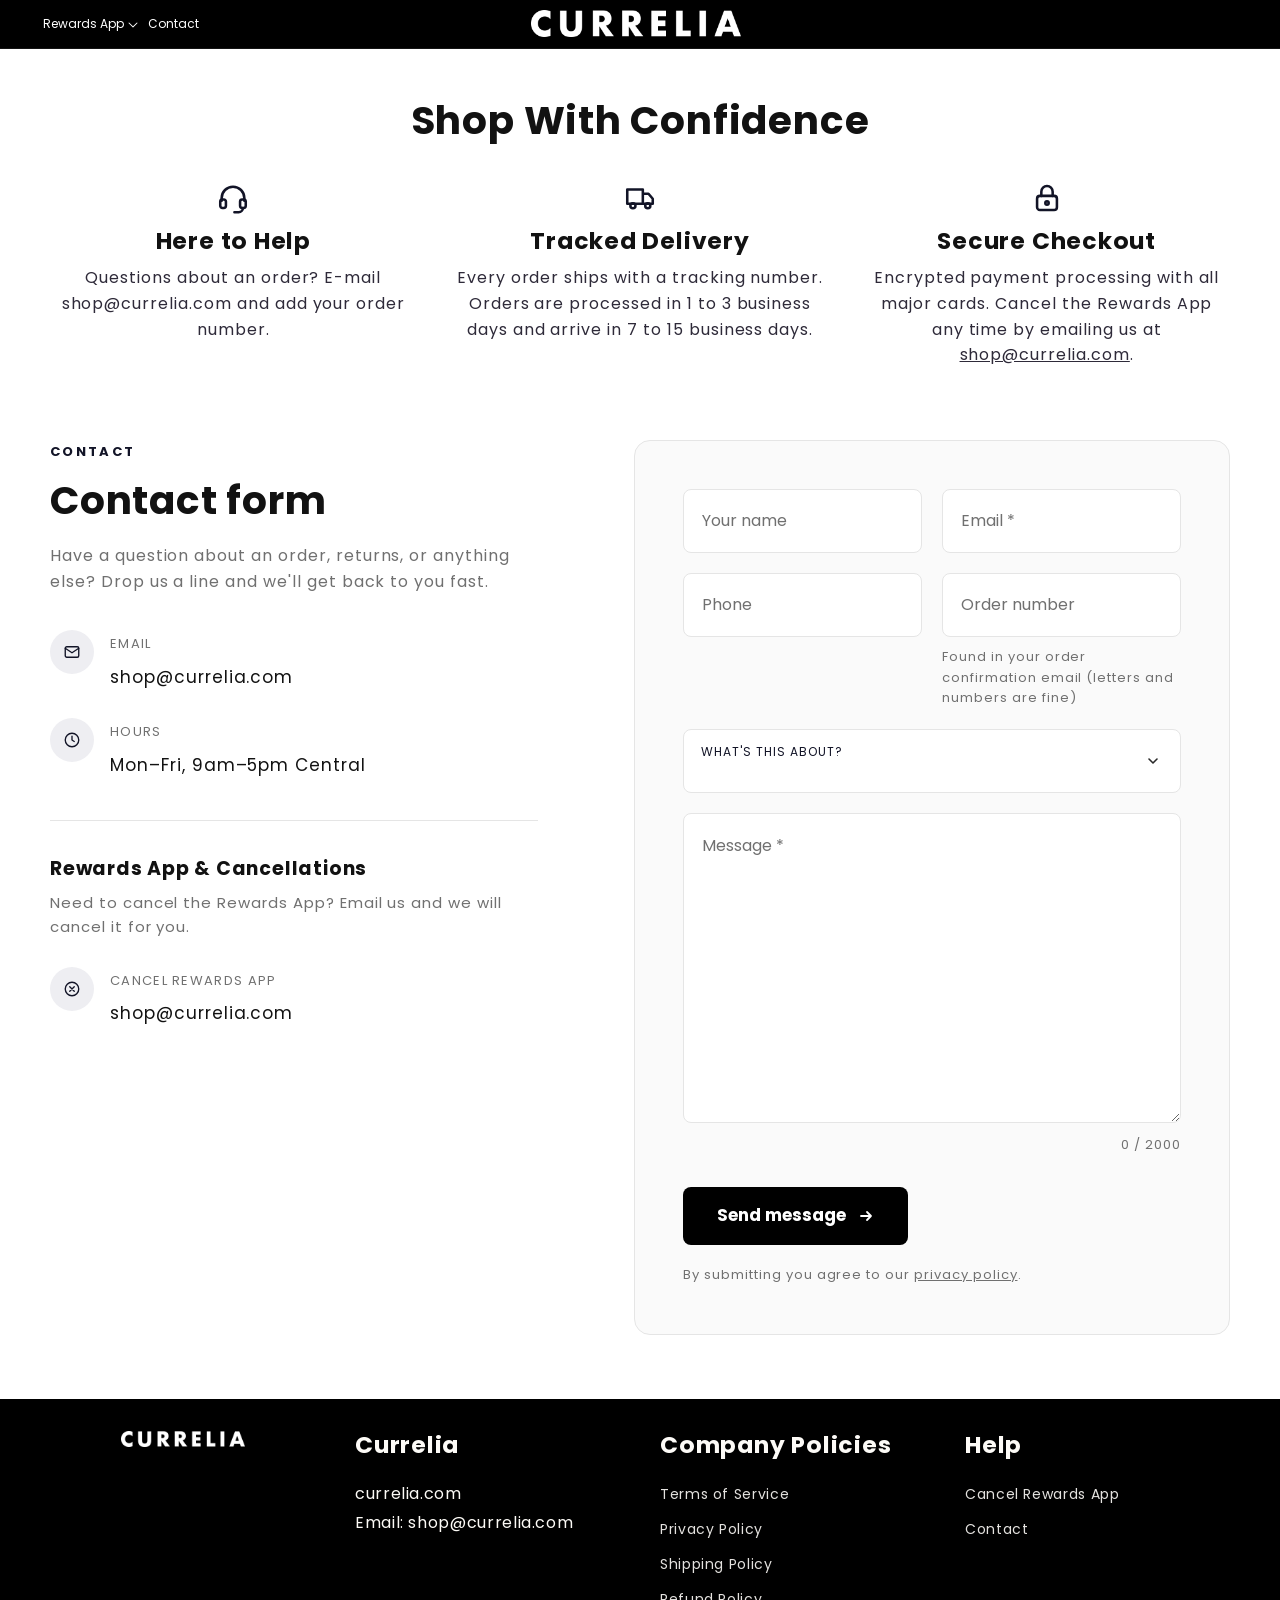
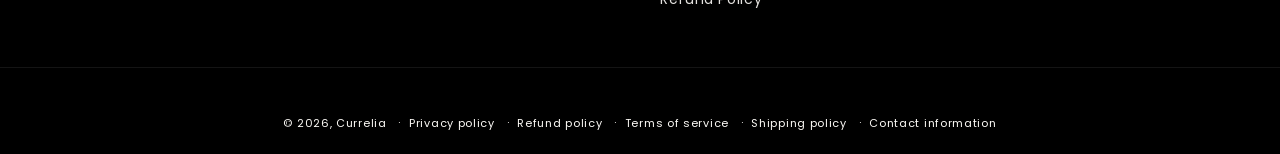
<file: index.html>
<!DOCTYPE html>
<html class="js" lang="en"><head><meta charset="utf-8"/><meta content="width=device-width, initial-scale=1" name="viewport"/><link data-precedence="default" href="/os/theme/contact.css" rel="stylesheet"/><title>Currelia | Contact us</title><meta content="https://currelia.com/" property="og:url"/><meta content="Currelia" property="og:site_name"/><meta content="Contact Currelia about an order, a return or anything else: send us a message or email shop@currelia.com." name="description"/><meta content="Currelia | Contact us" property="og:title"/><meta content="Contact Currelia about an order, a return or anything else: send us a message or email shop@currelia.com." property="og:description"/><meta content="website" property="og:type"/><meta content="light" name="color-scheme"/><link href="https://currelia.com/pages/contact" rel="canonical"/><link href="/os/brand/favicon.png" rel="icon" sizes="192x192" type="image/png"/><link href="/os/brand/favicon.png" rel="apple-touch-icon" sizes="192x192"/><style>@media (max-width:999px){html:not([data-rdy]) .lz{display:none!important}}</style></head><body><!--$--><div class="gradient link-btns--glow action-btns--glow" style="--header-height:97px;--screen-height:900px"><a class="skip-to-content-link button visually-hidden" href="/">
      Skip to content
    </a>
<div class="shopify-section shopify-section-group-header-group section-header" id="shopify-section-sections--19456415957045__header">
<svg class="hidden" xmlns="http://www.w3.org/2000/svg">
<symbol fill="none" id="icon-search" viewbox="0 0 18 19">
<path clip-rule="evenodd" d="M11.03 11.68A5.784 5.784 0 112.85 3.5a5.784 5.784 0 018.18 8.18zm.26 1.12a6.78 6.78 0 11.72-.7l5.4 5.4a.5.5 0 11-.71.7l-5.41-5.4z" fill="currentColor" fill-rule="evenodd"></path>
</symbol>
<symbol class="icon icon-close" fill="none" id="icon-reset" stroke="currentColor" viewbox="0 0 18 18">
<circle cx="9" cy="9" r="8.5" stroke-opacity="0.2"></circle>
<path d="M6.82972 6.82915L1.17193 1.17097" stroke-linecap="round" stroke-linejoin="round" transform="translate(5 5)"></path>
<path d="M1.22896 6.88502L6.77288 1.11523" stroke-linecap="round" stroke-linejoin="round" transform="translate(5 5)"></path>
</symbol>
<symbol class="icon icon-close" fill="none" id="icon-close" viewbox="0 0 18 17">
<path d="M.865 15.978a.5.5 0 00.707.707l7.433-7.431 7.579 7.282a.501.501 0 00.846-.37.5.5 0 00-.153-.351L9.712 8.546l7.417-7.416a.5.5 0 10-.707-.708L8.991 7.853 1.413.573a.5.5 0 10-.693.72l7.563 7.268-7.418 7.417z" fill="currentColor">
</path></symbol>
</svg>
<style>.section-header .header-wrapper,.section-header .menu-drawer,.section-header .menu-drawer__submenu,.section-header .header__submenu{--color-foreground:255,255,255;--color-background:0,0,0;--gradient-background:#000000;background:#000000;color:#fff}.section-header .header__menu-item,.section-header .header__icon,.section-header .menu-drawer__menu-item,.section-header .menu-drawer__close-button,.section-header .menu-drawer__title{color:#fff}.section-header .header__heading-logo{filter:brightness(0) invert(1)}.section-header .header__submenu{border-color:rgba(255,255,255,.18);width:max-content;min-width:20rem}.section-header .header__inline-menu .header__menu-item{white-space:nowrap}@media (min-width:1200px){.section-header .header__inline-menu .list-menu--inline{flex-wrap:nowrap}.section-header .header .header__heading-link{max-width:21rem}.section-header .header__inline-menu .header__menu-item--main{padding-left:.5rem;padding-right:.5rem;font-size:1.2rem;letter-spacing:0}.section-header .header__inline-menu details>.header__menu-item--main{padding-right:1.9rem}.section-header .header__inline-menu details>.header__menu-item--main .icon-caret{right:.5rem}}@media (min-width:1366px){.section-header .header__inline-menu .header__menu-item--main{padding-left:.7rem;padding-right:.7rem;font-size:1.3rem;letter-spacing:.02rem}.section-header .header__inline-menu details>.header__menu-item--main{padding-right:2.2rem}.section-header .header__inline-menu details>.header__menu-item--main .icon-caret{right:.6rem}}@media (min-width:1440px){.section-header .header__inline-menu .header__menu-item--main{padding-left:.75rem;padding-right:.75rem;font-size:1.35rem;letter-spacing:.03rem}.section-header .header__inline-menu details>.header__menu-item--main{padding-right:2.3rem}}</style><sticky-header class="header-wrapper color-background-1 gradient header-wrapper--border-bottom" data-sticky-type="on-scroll-up">
<header class="header header--middle-center header--mobile-center page-width header--has-menu"><header-drawer data-breakpoint="tablet" data-desktop-type="dropdown">
<details class="menu-drawer-container" id="Details-menu-drawer-container">
<summary aria-controls="menu-drawer" aria-expanded="false" aria-label="Menu" class="header__icon header__icon--menu header__icon--summary link focus-inset" role="button">
<span>
<svg aria-hidden="true" class="icon icon-hamburger" fill="none" focusable="false" viewbox="0 0 18 16" xmlns="http://www.w3.org/2000/svg">
<path d="M1 .5a.5.5 0 100 1h15.71a.5.5 0 000-1H1zM.5 8a.5.5 0 01.5-.5h15.71a.5.5 0 010 1H1A.5.5 0 01.5 8zm0 7a.5.5 0 01.5-.5h15.71a.5.5 0 010 1H1a.5.5 0 01-.5-.5z" fill="currentColor">
</path></svg>
<svg aria-hidden="true" class="icon icon-close" fill="none" focusable="false" viewbox="0 0 18 17" xmlns="http://www.w3.org/2000/svg">
<path d="M.865 15.978a.5.5 0 00.707.707l7.433-7.431 7.579 7.282a.501.501 0 00.846-.37.5.5 0 00-.153-.351L9.712 8.546l7.417-7.416a.5.5 0 10-.707-.708L8.991 7.853 1.413.573a.5.5 0 10-.693.72l7.563 7.268-7.418 7.417z" fill="currentColor">
</path></svg>
</span>
</summary>
<div class="gradient menu-drawer motion-reduce color-background-1" id="menu-drawer" tabindex="-1">
<div class="menu-drawer__inner-container">
<div class="menu-drawer__mobile-content menu-drawer__title-and-close-btn">
<h3 class="menu-drawer__title">Menu</h3>
<button class="menu-drawer__close-btn menu-drawer__close-menu-btn header__icon header__icon--menu header__icon--summary link focus-inset">
<svg aria-hidden="true" class="icon icon-close" fill="none" focusable="false" viewbox="0 0 18 17" xmlns="http://www.w3.org/2000/svg">
<path d="M.865 15.978a.5.5 0 00.707.707l7.433-7.431 7.579 7.282a.501.501 0 00.846-.37.5.5 0 00-.153-.351L9.712 8.546l7.417-7.416a.5.5 0 10-.707-.708L8.991 7.853 1.413.573a.5.5 0 10-.693.72l7.563 7.268-7.418 7.417z" fill="currentColor">
</path></svg>
</button>
</div>
<div class="menu-drawer__navigation-container">
<nav class="menu-drawer__navigation">
<ul class="menu-drawer__menu has-submenu list-menu" role="list"><li class="lz"><details id="Details-menu-drawer-menu-item-3"><summary class="menu-drawer__menu-item list-menu__item link link--text focus-inset">Rewards App<svg aria-hidden="true" class="icon icon-arrow" fill="none" focusable="false" viewbox="0 0 14 10" xmlns="http://www.w3.org/2000/svg"><path clip-rule="evenodd" d="M8.537.808a.5.5 0 01.817-.162l4 4a.5.5 0 010 .708l-4 4a.5.5 0 11-.708-.708L11.793 5.5H1a.5.5 0 010-1h10.793L8.646 1.354a.5.5 0 01-.109-.546z" fill="currentColor" fill-rule="evenodd"></path></svg><svg aria-hidden="true" class="icon icon-caret" focusable="false" viewbox="0 0 10 6"><path clip-rule="evenodd" d="M9.354.646a.5.5 0 00-.708 0L5 4.293 1.354.646a.5.5 0 00-.708.708l4 4a.5.5 0 00.708 0l4-4a.5.5 0 000-.708z" fill="currentColor" fill-rule="evenodd"></path></svg></summary><div class="menu-drawer__submenu has-submenu gradient motion-reduce" id="link-rewards-app" tabindex="-1"><div class="menu-drawer__inner-submenu"><button aria-expanded="true" class="menu-drawer__close-button link link--text focus-inset"><svg aria-hidden="true" class="icon icon-arrow" fill="none" focusable="false" viewbox="0 0 14 10" xmlns="http://www.w3.org/2000/svg"><path clip-rule="evenodd" d="M8.537.808a.5.5 0 01.817-.162l4 4a.5.5 0 010 .708l-4 4a.5.5 0 11-.708-.708L11.793 5.5H1a.5.5 0 010-1h10.793L8.646 1.354a.5.5 0 01-.109-.546z" fill="currentColor" fill-rule="evenodd"></path></svg>Rewards App</button><ul class="menu-drawer__menu list-menu" role="list" tabindex="-1"><li><a class="menu-drawer__menu-item link link--text list-menu__item focus-inset" href="mailto:shop@currelia.com?subject=Cancel%20Rewards%20App">Cancel Rewards App</a></li></ul></div></div></details></li><li><a class="menu-drawer__menu-item list-menu__item link link--text focus-inset" href="/">Contact</a></li></ul>
</nav>
<div class="menu-drawer__utility-links"><ul class="list list-social list-unstyled" role="list"></ul>
</div>
</div>
</div>
</div>
</details>
</header-drawer>
<nav class="header__inline-menu">
<ul class="list-menu list-menu--inline" role="list"><li class="lz"><header-menu><details id="Details-HeaderMenu-3"><summary class="header__menu-item header__menu-item--main list-menu__item link focus-inset"><span>Rewards App</span><svg aria-hidden="true" class="icon icon-caret" focusable="false" viewbox="0 0 10 6"><path clip-rule="evenodd" d="M9.354.646a.5.5 0 00-.708 0L5 4.293 1.354.646a.5.5 0 00-.708.708l4 4a.5.5 0 00.708 0l4-4a.5.5 0 000-.708z" fill="currentColor" fill-rule="evenodd"></path></svg></summary><ul class="header__submenu list-menu list-menu--disclosure gradient caption-large motion-reduce global-settings-popup" id="HeaderMenu-MenuList-3" role="list" tabindex="-1"><li><a class="header__menu-item list-menu__item link link--text focus-inset caption-large" href="mailto:shop@currelia.com?subject=Cancel%20Rewards%20App">Cancel Rewards App</a></li></ul></details></header-menu></li><li><a class="header__menu-item header__menu-item--main list-menu__item link link--text focus-inset" href="/"><span>Contact</span></a></li></ul>
</nav>
<a class="header__heading-link link link--text focus-inset media media--transparent ratio" href="/" style="--ratio-percent: 12.79%"><img alt="Currelia" class="header__heading-logo header__heading-logo--main" height="31" src="/os/brand/currelia-wordmark.png" width="200"/>
</a><div class="header__icons">

</div>
</header>
</sticky-header>
</div>
<main class="content-for-layout focus-none" id="MainContent" role="main" tabindex="-1"><style>
.os-confidence { padding: 36px 0 0; color: rgb(46, 42, 57); }
.os-confidence__title { margin: 0; text-align: center; }
.os-confidence__cols { display: grid; grid-template-columns: 1fr; gap: 30px; padding: 27px 0; }
.os-confidence__col { text-align: center; }
.os-confidence__icon { display: inline-flex; width: 34px; height: 34px; margin: 0 0 12px; color: #121427; }
.os-confidence__icon svg { width: 100%; height: 100%; }
.os-confidence__col h3 { margin: 0 0 10px; }
.os-confidence__col p { margin: 0; line-height: 1.6; }
.os-confidence__col a { color: inherit; text-decoration: underline; }
.os-contact { padding: 27px 0 48px; }
.os-contact__grid { display: grid; grid-template-columns: 1fr; gap: 40px; align-items: start; }
.os-contact__eyebrow { margin: 0 0 14px; font-size: 13px; font-weight: 700; letter-spacing: .18em; text-transform: uppercase; color: #121427; }
.os-contact__title { margin: 0 0 18px; }
.os-contact__intro { margin: 0 0 36px; color: #707070; font-size: 16px; line-height: 1.6; }
.os-contact__rows { list-style: none; margin: 0; padding: 0; display: grid; gap: 26px; }
.os-contact__row { display: flex; gap: 16px; align-items: flex-start; }
.os-contact__icon { flex: 0 0 44px; width: 44px; height: 44px; border-radius: 50%; background: #eeeef2; color: #121427; display: flex; align-items: center; justify-content: center; }
.os-contact__icon svg { width: 18px; height: 18px; }
.os-contact__label { display: block; margin: 2px 0 6px; font-size: 13px; letter-spacing: .1em; text-transform: uppercase; color: #707070; }
.os-contact__value { display: block; font-size: 17px; color: rgb(var(--color-foreground, 18, 18, 18)); text-decoration: none; word-break: break-word; }
a.os-contact__value:hover { text-decoration: underline; }
.os-contact__divider { border: 0; border-top: 1px solid #e5e5e5; margin: 40px 0 36px; }
.os-contact__subtitle { margin: 0 0 10px; font-size: 19px; }
.os-contact__subtext { margin: 0 0 28px; color: #707070; font-size: 15px; line-height: 1.6; }
.os-contact__card { background: #fafafa; border: 1px solid #e5e5e5; border-radius: 16px; padding: 24px; }
.os-contact__pair { display: grid; grid-template-columns: 1fr; gap: 20px; margin-bottom: 20px; }
.os-contact__input, .os-contact__select select, .os-contact__textarea { width: 100%; box-sizing: border-box; background: #ffffff; border: 1px solid #e5e5e5; border-radius: 8px; font: inherit; font-size: 16px; color: rgb(18, 18, 18); outline: none; box-shadow: none; }
.os-contact__input:focus, .os-contact__select select:focus, .os-contact__textarea:focus { border-color: #121427; }
.os-contact__input { height: 64px; padding: 0 18px; }
.os-contact__input::placeholder, .os-contact__textarea::placeholder { color: #707070; opacity: 1; }
.os-contact__help { margin: 10px 0 0; font-size: 13px; line-height: 1.6; color: #707070; }
.os-contact__select { position: relative; display: block; margin-bottom: 20px; }
.os-contact__select span { position: absolute; top: 12px; left: 18px; font-size: 12px; letter-spacing: .08em; text-transform: uppercase; color: #121427; pointer-events: none; }
.os-contact__select select { height: 64px; padding: 24px 44px 6px 18px; appearance: none; -webkit-appearance: none; cursor: pointer; }
.os-contact__select svg { position: absolute; right: 22px; top: 50%; width: 12px; height: 12px; margin-top: -6px; pointer-events: none; }
.os-contact__textarea { min-height: 310px; padding: 18px; resize: vertical; display: block; }
.os-contact__count { margin: 10px 0 0; text-align: right; font-size: 13px; color: #707070; }
.os-contact__send { margin-top: 30px; display: inline-flex; align-items: center; gap: 12px; min-height: 58px; padding: 0 34px; border: 0; border-radius: 8px; background: #000000; color: #ffffff; font: inherit; font-size: 17px; font-weight: 700; cursor: pointer; }
.os-contact__send:disabled { opacity: .6; cursor: default; }
.os-contact__send svg { width: 16px; height: 16px; }
.os-contact__privacy { margin: 18px 0 0; font-size: 13px; color: #707070; }
.os-contact__privacy a { color: inherit; text-decoration: underline; }
.os-contact__status { margin: 0 0 20px; padding: 14px 18px; border-radius: 8px; font-size: 15px; line-height: 1.6; }
.os-contact__status[hidden] { display: none; }
.os-contact__status--ok { margin: 0; background: #f2ffed; border: 1px solid #28c100; }
.os-contact__status--error { background: #fff5f5; border: 1px solid #ff0000; }
.os-contact__status a { color: inherit; text-decoration: underline; }
.os-contact .visually-hidden { position: absolute !important; width: 1px; height: 1px; overflow: hidden; clip: rect(0 0 0 0); white-space: nowrap; }
.os-contact__trap { position: absolute; left: -10000px; width: 1px; height: 1px; overflow: hidden; }
@media screen and (min-width: 750px) {
  .os-confidence { padding-top: 48px; }
  .os-confidence__cols { grid-template-columns: repeat(3, 1fr); gap: 40px; padding: 36px 0; }
  .os-contact { padding: 36px 0 64px; }
  .os-contact__card { padding: 48px; }
  .os-contact__pair { grid-template-columns: 1fr 1fr; }
}
@media screen and (min-width: 990px) {
  .os-contact__grid { grid-template-columns: 1fr 1.22fr; gap: 96px; }
  .os-contact__grid--info-only { grid-template-columns: 1fr; max-width: 640px; }
}
</style><section class="os-confidence"><div class="page-width"><h2 class="os-confidence__title h1">Shop With Confidence</h2><div class="os-confidence__cols"><div class="os-confidence__col"><span class="os-confidence__icon"><svg aria-hidden="true" fill="none" stroke="currentColor" stroke-linecap="round" stroke-linejoin="round" stroke-width="1.8" viewbox="0 0 24 24"><path d="M4 14v-2a8 8 0 0 1 16 0v2"></path><rect height="6" rx="1.5" width="4" x="3" y="13"></rect><rect height="6" rx="1.5" width="4" x="17" y="13"></rect><path d="M19 19a3 3 0 0 1-3 3h-3"></path></svg></span><h3 class="h3">Here to Help</h3><p>Questions about an order? E-mail shop@currelia.com and add your order number.</p></div><div class="os-confidence__col"><span class="os-confidence__icon"><svg aria-hidden="true" fill="none" stroke="currentColor" stroke-linecap="round" stroke-linejoin="round" stroke-width="1.8" viewbox="0 0 24 24"><path d="M3 6h11v10H3zM14 9h4l3 3.5V16h-7"></path><circle cx="7" cy="17.5" r="1.8"></circle><circle cx="17.5" cy="17.5" r="1.8"></circle></svg></span><h3 class="h3">Tracked Delivery</h3><p>Every order ships with a tracking number. Orders are processed in 1 to 3 business days and arrive in 7 to 15 business days.</p></div><div class="os-confidence__col"><span class="os-confidence__icon"><svg aria-hidden="true" fill="none" stroke="currentColor" stroke-linecap="round" stroke-linejoin="round" stroke-width="1.8" viewbox="0 0 24 24"><rect height="10" rx="2" width="14" x="5" y="10.5"></rect><path d="M8 10.5V7.5a4 4 0 0 1 8 0v3"></path><circle cx="12" cy="15.5" r="1.2"></circle></svg></span><h3 class="h3">Secure Checkout</h3><p>Encrypted payment processing with all major cards.<span class="lz"> Cancel the Rewards App any time by emailing us at <a href="mailto:shop@currelia.com?subject=Cancel%20Rewards%20App">shop@currelia.com</a>.</span></p></div></div></div></section><section class="os-contact"><div class="page-width"><div class="os-contact__grid"><div class="os-contact__info"><p class="os-contact__eyebrow">Contact</p><h2 class="os-contact__title h1">Contact form</h2><p class="os-contact__intro">Have a question about an order, returns, or anything else? Drop us a line and we'll get back to you fast.</p><ul class="os-contact__rows" role="list"><li class="os-contact__row"><span aria-hidden="true" class="os-contact__icon"><svg aria-hidden="true" fill="none" stroke="currentColor" stroke-linecap="round" stroke-linejoin="round" stroke-width="1.8" viewbox="0 0 24 24"><rect height="14" rx="2" width="18" x="3" y="5"></rect><path d="m3 7 9 6 9-6"></path></svg></span><span><span class="os-contact__label">Email</span> <a class="os-contact__value" href="mailto:shop@currelia.com">shop@currelia.com</a></span></li><li class="os-contact__row"><span aria-hidden="true" class="os-contact__icon"><svg aria-hidden="true" fill="none" stroke="currentColor" stroke-linecap="round" stroke-linejoin="round" stroke-width="1.8" viewbox="0 0 24 24"><circle cx="12" cy="12" r="9"></circle><path d="M12 7v5l3 2"></path></svg></span><span><span class="os-contact__label">Hours</span> <span class="os-contact__value">Mon–Fri, 9am–5pm Central</span></span></li></ul><hr class="os-contact__divider"/><h3 class="os-contact__subtitle lz">Rewards App &amp; Cancellations</h3><p class="os-contact__subtext lz">Need to cancel the Rewards App? Email us and we will cancel it for you.</p><ul class="os-contact__rows" role="list"><li class="os-contact__row lz"><span aria-hidden="true" class="os-contact__icon"><svg aria-hidden="true" fill="none" stroke="currentColor" stroke-linecap="round" stroke-linejoin="round" stroke-width="1.8" viewbox="0 0 24 24"><circle cx="12" cy="12" r="9"></circle><path d="m9 9 6 6M15 9l-6 6"></path></svg></span><span><span class="os-contact__label">Cancel Rewards App</span> <a class="os-contact__value" href="mailto:shop@currelia.com?subject=Cancel%20Rewards%20App">shop@currelia.com</a></span></li></ul></div><div class="os-contact__card"><form action="mailto:shop@currelia.com" class="os-contact__form" data-contact-form="" id="ContactForm" method="post"><p class="os-contact__status" data-contact-status="" hidden=""></p><div class="os-contact__pair"><div><label class="visually-hidden" for="ContactForm-name">Your name</label><input autocomplete="name" class="os-contact__input" id="ContactForm-name" name="name" placeholder="Your name" type="text"/></div><div><label class="visually-hidden" for="ContactForm-email">Email *</label><input aria-required="true" autocapitalize="off" autocomplete="email" class="os-contact__input" id="ContactForm-email" name="email" placeholder="Email *" required="" spellcheck="false" type="email"/></div></div><div class="os-contact__pair"><div><label class="visually-hidden" for="ContactForm-phone">Phone</label><input autocomplete="tel" class="os-contact__input" id="ContactForm-phone" name="phone" pattern="[0-9\-\+\(\) ]*" placeholder="Phone" type="tel"/></div><div><label class="visually-hidden" for="ContactForm-order">Order number</label><input autocomplete="off" class="os-contact__input" id="ContactForm-order" name="order" placeholder="Order number" type="text"/><p class="os-contact__help">Found in your order confirmation email (letters and numbers are fine)</p></div></div><label class="os-contact__select" for="ContactForm-topic"><span>What's this about?</span><select id="ContactForm-topic" name="topic"><option value=""></option><option value="Order status">Order status</option><option value="Returns &amp; refunds">Returns &amp; refunds</option><option class="lz" value="Rewards App &amp; cancellation">Rewards App &amp; cancellation</option><option value="Something else">Something else</option></select><svg aria-hidden="true" fill="none" stroke="currentColor" stroke-linecap="round" stroke-linejoin="round" stroke-width="1.6" viewbox="0 0 12 12"><path d="m2 4 4 4 4-4"></path></svg></label><label class="visually-hidden" for="ContactForm-message">Message *</label><textarea aria-required="true" class="os-contact__textarea" id="ContactForm-message" maxlength="2000" name="message" placeholder="Message *" required=""></textarea><p aria-live="polite" class="os-contact__count" data-contact-count="">0 / 2000</p><div aria-hidden="true" class="os-contact__trap"><label for="ContactForm-website">Leave this field empty</label><input autocomplete="off" id="ContactForm-website" name="website" tabindex="-1" type="text"/></div><button class="os-contact__send" type="submit">Send message<svg aria-hidden="true" fill="none" stroke="currentColor" stroke-linecap="round" stroke-linejoin="round" stroke-width="1.8" viewbox="0 0 16 16"><path d="M3 8h10M9 4l4 4-4 4"></path></svg></button><p class="os-contact__privacy">By submitting you agree to our <a href="/policies/privacy-policy">privacy policy</a>.</p></form></div></div></div></section></main>
<div class="shopify-section shopify-section-group-footer-group" id="shopify-section-sections--19456415924277__footer">
<footer class="footer currelia-store-footer">
<style>
.currelia-store-footer {
  --color-foreground: 253, 251, 247;
  --color-background: 0, 0, 0;
  --grid-desktop-horizontal-spacing: 40px;
  --grid-mobile-horizontal-spacing: 20px;
  --font-heading-scale: 1.3;
  margin: 0;
  padding: 0 0 20px;
  background: #000000;
  color: #fdfbf7;
  font-family: Poppins, sans-serif;
  font-size: 16px;
  font-style: normal;
  font-weight: 400;
  line-height: 1.8;
  letter-spacing: .04em;
}
.currelia-store-footer .store-footer-main { padding-top: 32px; border-bottom: 1px solid rgba(253,251,247,.08); }
.currelia-store-footer .page-width { max-width: 1400px; margin: 0 auto; padding-left: 50px; padding-right: 50px; }
.currelia-store-footer .footer-block__heading { color: #fdfbf7; font-family: Poppins, sans-serif; font-weight: 700; }
.currelia-store-footer .rte a,
.currelia-store-footer .rte a:visited,
.currelia-store-footer .rte a:hover { color: #fdfbf7; }
.currelia-store-footer .footer-block__image-wrapper { max-width: min(100%, 124px); border: 0; border-radius: 0; }
.currelia-store-footer .footer-block__image-wrapper img { width: 100%; height: auto; border-radius: 0; filter: brightness(0) invert(1); }
.currelia-store-footer .footer__content-bottom { border-top: 0; }
@media screen and (max-width: 749px) {
  .currelia-store-footer { padding-bottom: 15px; font-size: 15px; }
  .currelia-store-footer .store-footer-main { padding-top: 24px; }
  .currelia-store-footer .page-width { padding-left: 15px; padding-right: 15px; }
}
</style>
<div class="store-footer-main">
<div class="footer__content-top page-width"><div class="footer__blocks-wrapper grid">
<div class="footer-block grid__item footer-block--desktop-3 footer-block--mobile-2">
<div class="footer-block__details-content footer-block-image center"><div class="footer-block__image-wrapper global-media-settings">
<img alt="Currelia" height="176" loading="lazy" src="/os/brand/currelia-wordmark.png" width="1376"/>
</div></div>
</div>
<div class="footer-block grid__item footer-block--desktop-3 footer-block--mobile-2">
<h2 class="footer-block__heading">Currelia</h2>
<div class="footer-block__details-content rte"><p><a href="https://currelia.com">currelia.com</a><br/>Email: shop@currelia.com</p></div>
</div>
<div class="footer-block grid__item footer-block--menu footer-block--desktop-3 footer-block--mobile-2">
<h2 class="footer-block__heading">Company Policies</h2>
<ul class="footer-block__details-content list-unstyled">
<li><a class="link link--text list-menu__item list-menu__item--link" href="/policies/terms-of-service">Terms of Service</a></li>
<li><a class="link link--text list-menu__item list-menu__item--link" href="/policies/privacy-policy">Privacy Policy</a></li>
<li><a class="link link--text list-menu__item list-menu__item--link" href="/policies/shipping-policy">Shipping Policy</a></li>
<li><a class="link link--text list-menu__item list-menu__item--link" href="/policies/refund-policy">Refund Policy</a></li>

</ul>
</div>
<div class="footer-block grid__item footer-block--menu footer-block--desktop-3 footer-block--mobile-2">
<h2 class="footer-block__heading">Help</h2>
<ul class="footer-block__details-content list-unstyled">
<li class="lz"><a class="link link--text list-menu__item list-menu__item--link" href="mailto:shop@currelia.com?subject=Cancel%20Rewards%20App">Cancel Rewards App</a></li>

<li><a class="link link--text list-menu__item list-menu__item--link" href="/">Contact</a></li>

</ul>
</div>
</div></div>
</div>
<div class="footer__content-bottom">
<div class="footer__content-bottom-wrapper page-width"><div class="footer__column footer__localization isolate"></div><div class="footer__column footer__column--info"></div></div>
<div class="footer__content-bottom-wrapper page-width"><div class="footer__copyright caption">
<small class="copyright__content">© 2026, <a href="/">Currelia</a></small>
<ul class="policies list-unstyled">
<li><small class="copyright__content"><a href="/policies/privacy-policy">Privacy policy</a></small></li>
<li><small class="copyright__content"><a href="/policies/refund-policy">Refund policy</a></small></li>
<li><small class="copyright__content"><a href="/policies/terms-of-service">Terms of service</a></small></li>
<li><small class="copyright__content"><a href="/policies/shipping-policy">Shipping policy</a></small></li>
<li><small class="copyright__content"><a href="/policies/contact-information">Contact information</a></small></li>
</ul>
</div></div>
</div>
</footer>
</div>
<ul hidden="">
<li id="a11y-refresh-page-message">Choosing a selection results in a full page refresh.</li>
<li id="a11y-new-window-message">Opens in a new window.</li>
</ul>
<div class="shopify-block shopify-app-block" id="shopify-block-ANGtrVkhGc2dNU1FHT__1143683040400472741">
</div><div class="shopify-block shopify-app-block" id="shopify-block-AbmR4ZVhWZXJvS2NJQ__2786716548061469553">
</div><div class="shopify-block shopify-app-block" id="shopify-block-Aa3VDWldqR2hLcjJYa__17931597366502870179">
</div>
<style>main .rte a,main .rte span{overflow-wrap:anywhere}@media (min-width:750px) and (max-width:989px){.card__heading,.card__heading a{font-size:1.25rem;letter-spacing:0;word-break:normal;overflow-wrap:normal}.icon-with-text .h4{font-size:1.15rem;letter-spacing:0;word-break:normal;overflow-wrap:normal}}@media (min-width:990px) and (max-width:1199px){.header__inline-menu .header__menu-item{padding-left:.7rem;padding-right:.7rem;font-size:1.25rem;letter-spacing:.02em;white-space:nowrap}}</style></div><!--/$--><script>
(function(){
  var f=document.getElementById('ContactForm'); if(!f) return;
  var msg=f.querySelector('textarea[name=message]'), cnt=f.querySelector('[data-contact-count]');
  if(msg&&cnt){var up=function(){cnt.textContent=msg.value.length+' / 2000';}; msg.addEventListener('input',up); up();}
  f.addEventListener('submit',function(e){
    e.preventDefault();
    var v=function(n){var el=f.querySelector('[name='+n+']'); return el?(el.value||'').trim():'';};
    if(!v('email')||!v('message')){ if(f.reportValidity) f.reportValidity(); return; }
    var topic=v('topic'), subj='Currelia'+(topic?' - '+topic:'')+(v('order')?' - order '+v('order'):'');
    var body='Name: '+v('name')+'\nEmail: '+v('email')+'\nPhone: '+v('phone')+'\nOrder number: '+v('order')+'\n\n'+v('message');
    window.location.href='mailto:shop@currelia.com?subject='+encodeURIComponent(subj)+'&body='+encodeURIComponent(body);
    var st=f.querySelector('[data-contact-status]');
    if(!st){st=document.createElement('p'); st.setAttribute('data-contact-status',''); st.className='os-contact__status os-contact__status--ok'; st.style.marginTop='12px'; var b=f.querySelector('button[type=submit]'); (b&&b.parentNode?b.parentNode:f).insertBefore(st,b?b.nextSibling:null);}
    if(st){st.hidden=false; st.textContent='Your email app is opening with your message. If it does not open, email us at shop@currelia.com.';}
  });
})();
</script></body></html>
</file>
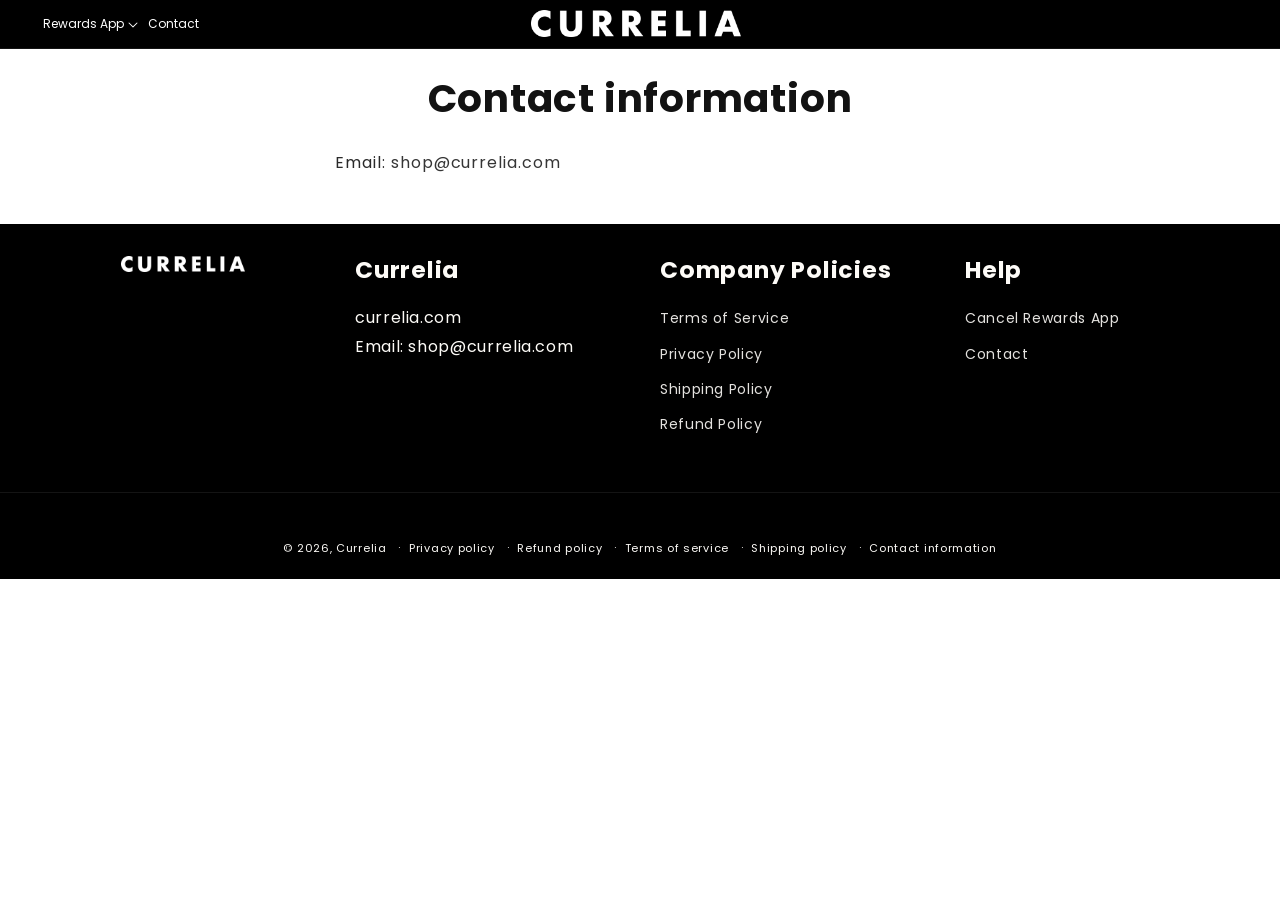
<file: policies/contact-information/index.html>
<!DOCTYPE html>
<html class="js" lang="en"><head><meta charset="utf-8"/><meta content="width=device-width, initial-scale=1" name="viewport"/><link data-precedence="default" href="/os/theme/pol_contact.css" rel="stylesheet"/><title>Contact information – Currelia</title><meta content="noindex,follow" name="robots"/><meta content="https://currelia.com/policies/contact-information" property="og:url"/><meta content="Currelia" property="og:site_name"/><meta content="Currelia contact information." name="description"/><meta content="Contact information – Currelia" property="og:title"/><meta content="Currelia contact information." property="og:description"/><meta content="website" property="og:type"/><meta content="light" name="color-scheme"/><link href="https://currelia.com/policies/contact-information" rel="canonical"/><link href="/os/brand/favicon.png" rel="icon" sizes="192x192" type="image/png"/><link href="/os/brand/favicon.png" rel="apple-touch-icon" sizes="192x192"/><style>@media (max-width:999px){html:not([data-rdy]) .lz{display:none!important}}</style></head><body><!--$--><div class="gradient link-btns--glow action-btns--glow" style="--header-height:117px"><a class="skip-to-content-link button visually-hidden" href="/">
      Skip to content
    </a>
<div class="shopify-section shopify-section-group-header-group section-header" id="shopify-section-sections--19456415957045__header">
<svg class="hidden" xmlns="http://www.w3.org/2000/svg">
<symbol fill="none" id="icon-search" viewbox="0 0 18 19">
<path clip-rule="evenodd" d="M11.03 11.68A5.784 5.784 0 112.85 3.5a5.784 5.784 0 018.18 8.18zm.26 1.12a6.78 6.78 0 11.72-.7l5.4 5.4a.5.5 0 11-.71.7l-5.41-5.4z" fill="currentColor" fill-rule="evenodd"></path>
</symbol>
<symbol class="icon icon-close" fill="none" id="icon-reset" stroke="currentColor" viewbox="0 0 18 18">
<circle cx="9" cy="9" r="8.5" stroke-opacity="0.2"></circle>
<path d="M6.82972 6.82915L1.17193 1.17097" stroke-linecap="round" stroke-linejoin="round" transform="translate(5 5)"></path>
<path d="M1.22896 6.88502L6.77288 1.11523" stroke-linecap="round" stroke-linejoin="round" transform="translate(5 5)"></path>
</symbol>
<symbol class="icon icon-close" fill="none" id="icon-close" viewbox="0 0 18 17">
<path d="M.865 15.978a.5.5 0 00.707.707l7.433-7.431 7.579 7.282a.501.501 0 00.846-.37.5.5 0 00-.153-.351L9.712 8.546l7.417-7.416a.5.5 0 10-.707-.708L8.991 7.853 1.413.573a.5.5 0 10-.693.72l7.563 7.268-7.418 7.417z" fill="currentColor">
</path></symbol>
</svg>
<style>.section-header .header-wrapper,.section-header .menu-drawer,.section-header .menu-drawer__submenu,.section-header .header__submenu{--color-foreground:255,255,255;--color-background:0,0,0;--gradient-background:#000000;background:#000000;color:#fff}.section-header .header__menu-item,.section-header .header__icon,.section-header .menu-drawer__menu-item,.section-header .menu-drawer__close-button,.section-header .menu-drawer__title{color:#fff}.section-header .header__heading-logo{filter:brightness(0) invert(1)}.section-header .header__submenu{border-color:rgba(255,255,255,.18);width:max-content;min-width:20rem}.section-header .header__inline-menu .header__menu-item{white-space:nowrap}@media (min-width:1200px){.section-header .header__inline-menu .list-menu--inline{flex-wrap:nowrap}.section-header .header .header__heading-link{max-width:21rem}.section-header .header__inline-menu .header__menu-item--main{padding-left:.5rem;padding-right:.5rem;font-size:1.2rem;letter-spacing:0}.section-header .header__inline-menu details>.header__menu-item--main{padding-right:1.9rem}.section-header .header__inline-menu details>.header__menu-item--main .icon-caret{right:.5rem}}@media (min-width:1366px){.section-header .header__inline-menu .header__menu-item--main{padding-left:.7rem;padding-right:.7rem;font-size:1.3rem;letter-spacing:.02rem}.section-header .header__inline-menu details>.header__menu-item--main{padding-right:2.2rem}.section-header .header__inline-menu details>.header__menu-item--main .icon-caret{right:.6rem}}@media (min-width:1440px){.section-header .header__inline-menu .header__menu-item--main{padding-left:.75rem;padding-right:.75rem;font-size:1.35rem;letter-spacing:.03rem}.section-header .header__inline-menu details>.header__menu-item--main{padding-right:2.3rem}}</style><sticky-header class="header-wrapper color-background-1 gradient header-wrapper--border-bottom" data-sticky-type="on-scroll-up">
<header class="header header--middle-center header--mobile-center page-width header--has-menu"><header-drawer data-breakpoint="tablet" data-desktop-type="dropdown">
<details class="menu-drawer-container" id="Details-menu-drawer-container">
<summary aria-controls="menu-drawer" aria-expanded="false" aria-label="Menu" class="header__icon header__icon--menu header__icon--summary link focus-inset" role="button">
<span>
<svg aria-hidden="true" class="icon icon-hamburger" fill="none" focusable="false" viewbox="0 0 18 16" xmlns="http://www.w3.org/2000/svg">
<path d="M1 .5a.5.5 0 100 1h15.71a.5.5 0 000-1H1zM.5 8a.5.5 0 01.5-.5h15.71a.5.5 0 010 1H1A.5.5 0 01.5 8zm0 7a.5.5 0 01.5-.5h15.71a.5.5 0 010 1H1a.5.5 0 01-.5-.5z" fill="currentColor">
</path></svg>
<svg aria-hidden="true" class="icon icon-close" fill="none" focusable="false" viewbox="0 0 18 17" xmlns="http://www.w3.org/2000/svg">
<path d="M.865 15.978a.5.5 0 00.707.707l7.433-7.431 7.579 7.282a.501.501 0 00.846-.37.5.5 0 00-.153-.351L9.712 8.546l7.417-7.416a.5.5 0 10-.707-.708L8.991 7.853 1.413.573a.5.5 0 10-.693.72l7.563 7.268-7.418 7.417z" fill="currentColor">
</path></svg>
</span>
</summary>
<div class="gradient menu-drawer motion-reduce color-background-1" id="menu-drawer" tabindex="-1">
<div class="menu-drawer__inner-container">
<div class="menu-drawer__mobile-content menu-drawer__title-and-close-btn">
<h3 class="menu-drawer__title">Menu</h3>
<button class="menu-drawer__close-btn menu-drawer__close-menu-btn header__icon header__icon--menu header__icon--summary link focus-inset">
<svg aria-hidden="true" class="icon icon-close" fill="none" focusable="false" viewbox="0 0 18 17" xmlns="http://www.w3.org/2000/svg">
<path d="M.865 15.978a.5.5 0 00.707.707l7.433-7.431 7.579 7.282a.501.501 0 00.846-.37.5.5 0 00-.153-.351L9.712 8.546l7.417-7.416a.5.5 0 10-.707-.708L8.991 7.853 1.413.573a.5.5 0 10-.693.72l7.563 7.268-7.418 7.417z" fill="currentColor">
</path></svg>
</button>
</div>
<div class="menu-drawer__navigation-container">
<nav class="menu-drawer__navigation">
<ul class="menu-drawer__menu has-submenu list-menu" role="list"><li class="lz"><details id="Details-menu-drawer-menu-item-3"><summary class="menu-drawer__menu-item list-menu__item link link--text focus-inset">Rewards App<svg aria-hidden="true" class="icon icon-arrow" fill="none" focusable="false" viewbox="0 0 14 10" xmlns="http://www.w3.org/2000/svg"><path clip-rule="evenodd" d="M8.537.808a.5.5 0 01.817-.162l4 4a.5.5 0 010 .708l-4 4a.5.5 0 11-.708-.708L11.793 5.5H1a.5.5 0 010-1h10.793L8.646 1.354a.5.5 0 01-.109-.546z" fill="currentColor" fill-rule="evenodd"></path></svg><svg aria-hidden="true" class="icon icon-caret" focusable="false" viewbox="0 0 10 6"><path clip-rule="evenodd" d="M9.354.646a.5.5 0 00-.708 0L5 4.293 1.354.646a.5.5 0 00-.708.708l4 4a.5.5 0 00.708 0l4-4a.5.5 0 000-.708z" fill="currentColor" fill-rule="evenodd"></path></svg></summary><div class="menu-drawer__submenu has-submenu gradient motion-reduce" id="link-rewards-app" tabindex="-1"><div class="menu-drawer__inner-submenu"><button aria-expanded="true" class="menu-drawer__close-button link link--text focus-inset"><svg aria-hidden="true" class="icon icon-arrow" fill="none" focusable="false" viewbox="0 0 14 10" xmlns="http://www.w3.org/2000/svg"><path clip-rule="evenodd" d="M8.537.808a.5.5 0 01.817-.162l4 4a.5.5 0 010 .708l-4 4a.5.5 0 11-.708-.708L11.793 5.5H1a.5.5 0 010-1h10.793L8.646 1.354a.5.5 0 01-.109-.546z" fill="currentColor" fill-rule="evenodd"></path></svg>Rewards App</button><ul class="menu-drawer__menu list-menu" role="list" tabindex="-1"><li><a class="menu-drawer__menu-item link link--text list-menu__item focus-inset" href="mailto:shop@currelia.com?subject=Cancel%20Rewards%20App">Cancel Rewards App</a></li></ul></div></div></details></li><li><a class="menu-drawer__menu-item list-menu__item link link--text focus-inset" href="/">Contact</a></li></ul>
</nav>
<div class="menu-drawer__utility-links"><ul class="list list-social list-unstyled" role="list"></ul>
</div>
</div>
</div>
</div>
</details>
</header-drawer>
<nav class="header__inline-menu">
<ul class="list-menu list-menu--inline" role="list"><li class="lz"><header-menu><details id="Details-HeaderMenu-3"><summary class="header__menu-item header__menu-item--main list-menu__item link focus-inset"><span>Rewards App</span><svg aria-hidden="true" class="icon icon-caret" focusable="false" viewbox="0 0 10 6"><path clip-rule="evenodd" d="M9.354.646a.5.5 0 00-.708 0L5 4.293 1.354.646a.5.5 0 00-.708.708l4 4a.5.5 0 00.708 0l4-4a.5.5 0 000-.708z" fill="currentColor" fill-rule="evenodd"></path></svg></summary><ul class="header__submenu list-menu list-menu--disclosure gradient caption-large motion-reduce global-settings-popup" id="HeaderMenu-MenuList-3" role="list" tabindex="-1"><li><a class="header__menu-item list-menu__item link link--text focus-inset caption-large" href="mailto:shop@currelia.com?subject=Cancel%20Rewards%20App">Cancel Rewards App</a></li></ul></details></header-menu></li><li><a class="header__menu-item header__menu-item--main list-menu__item link link--text focus-inset" href="/"><span>Contact</span></a></li></ul>
</nav>
<a class="header__heading-link link link--text focus-inset media media--transparent ratio" href="/" style="--ratio-percent: 12.79%"><img alt="Currelia" class="header__heading-logo header__heading-logo--main" height="31" src="/os/brand/currelia-wordmark.png" width="200"/>
</a><div class="header__icons">

</div>
</header>
</sticky-header>
</div>
<main class="content-for-layout focus-none" id="MainContent" role="main" tabindex="-1">
<div class="shopify-policy__container">
<div class="shopify-policy__title">
<h1>Contact information</h1>
</div>
<div class="shopify-policy__body">
<div class="rte">
<p>Email: <a href="mailto:shop@currelia.com">shop@currelia.com</a></p><h3 data-os-business-heading="" hidden=""><span style="font-weight:400;"><strong>Business Info</strong></span></h3>
<div data-os-business=""></div>
</div>
</div>
</div>
</main>
<div class="shopify-section shopify-section-group-footer-group" id="shopify-section-sections--19456415924277__footer">
<footer class="footer currelia-store-footer">
<style>
.currelia-store-footer {
  --color-foreground: 253, 251, 247;
  --color-background: 0, 0, 0;
  --grid-desktop-horizontal-spacing: 40px;
  --grid-mobile-horizontal-spacing: 20px;
  --font-heading-scale: 1.3;
  margin: 0;
  padding: 0 0 20px;
  background: #000000;
  color: #fdfbf7;
  font-family: Poppins, sans-serif;
  font-size: 16px;
  font-style: normal;
  font-weight: 400;
  line-height: 1.8;
  letter-spacing: .04em;
}
.currelia-store-footer .store-footer-main { padding-top: 32px; border-bottom: 1px solid rgba(253,251,247,.08); }
.currelia-store-footer .page-width { max-width: 1400px; margin: 0 auto; padding-left: 50px; padding-right: 50px; }
.currelia-store-footer .footer-block__heading { color: #fdfbf7; font-family: Poppins, sans-serif; font-weight: 700; }
.currelia-store-footer .rte a,
.currelia-store-footer .rte a:visited,
.currelia-store-footer .rte a:hover { color: #fdfbf7; }
.currelia-store-footer .footer-block__image-wrapper { max-width: min(100%, 124px); border: 0; border-radius: 0; }
.currelia-store-footer .footer-block__image-wrapper img { width: 100%; height: auto; border-radius: 0; filter: brightness(0) invert(1); }
.currelia-store-footer .footer__content-bottom { border-top: 0; }
@media screen and (max-width: 749px) {
  .currelia-store-footer { padding-bottom: 15px; font-size: 15px; }
  .currelia-store-footer .store-footer-main { padding-top: 24px; }
  .currelia-store-footer .page-width { padding-left: 15px; padding-right: 15px; }
}
</style>
<div class="store-footer-main">
<div class="footer__content-top page-width"><div class="footer__blocks-wrapper grid">
<div class="footer-block grid__item footer-block--desktop-3 footer-block--mobile-2">
<div class="footer-block__details-content footer-block-image center"><div class="footer-block__image-wrapper global-media-settings">
<img alt="Currelia" height="176" loading="lazy" src="/os/brand/currelia-wordmark.png" width="1376"/>
</div></div>
</div>
<div class="footer-block grid__item footer-block--desktop-3 footer-block--mobile-2">
<h2 class="footer-block__heading">Currelia</h2>
<div class="footer-block__details-content rte"><p><a href="https://currelia.com">currelia.com</a><br/>Email: shop@currelia.com</p></div>
</div>
<div class="footer-block grid__item footer-block--menu footer-block--desktop-3 footer-block--mobile-2">
<h2 class="footer-block__heading">Company Policies</h2>
<ul class="footer-block__details-content list-unstyled">
<li><a class="link link--text list-menu__item list-menu__item--link" href="/policies/terms-of-service">Terms of Service</a></li>
<li><a class="link link--text list-menu__item list-menu__item--link" href="/policies/privacy-policy">Privacy Policy</a></li>
<li><a class="link link--text list-menu__item list-menu__item--link" href="/policies/shipping-policy">Shipping Policy</a></li>
<li><a class="link link--text list-menu__item list-menu__item--link" href="/policies/refund-policy">Refund Policy</a></li>

</ul>
</div>
<div class="footer-block grid__item footer-block--menu footer-block--desktop-3 footer-block--mobile-2">
<h2 class="footer-block__heading">Help</h2>
<ul class="footer-block__details-content list-unstyled">
<li class="lz"><a class="link link--text list-menu__item list-menu__item--link" href="mailto:shop@currelia.com?subject=Cancel%20Rewards%20App">Cancel Rewards App</a></li>

<li><a class="link link--text list-menu__item list-menu__item--link" href="/">Contact</a></li>

</ul>
</div>
</div></div>
</div>
<div class="footer__content-bottom">
<div class="footer__content-bottom-wrapper page-width"><div class="footer__column footer__localization isolate"></div><div class="footer__column footer__column--info"></div></div>
<div class="footer__content-bottom-wrapper page-width"><div class="footer__copyright caption">
<small class="copyright__content">© 2026, <a href="/">Currelia</a></small>
<ul class="policies list-unstyled">
<li><small class="copyright__content"><a href="/policies/privacy-policy">Privacy policy</a></small></li>
<li><small class="copyright__content"><a href="/policies/refund-policy">Refund policy</a></small></li>
<li><small class="copyright__content"><a href="/policies/terms-of-service">Terms of service</a></small></li>
<li><small class="copyright__content"><a href="/policies/shipping-policy">Shipping policy</a></small></li>
<li><small class="copyright__content"><a href="/policies/contact-information">Contact information</a></small></li>
</ul>
</div></div>
</div>
</footer>
</div>
<ul hidden="">
<li id="a11y-refresh-page-message">Choosing a selection results in a full page refresh.</li>
<li id="a11y-new-window-message">Opens in a new window.</li>
</ul>
<div class="shopify-block shopify-app-block" id="shopify-block-Aa3VDWldqR2hLcjJYa__17931597366502870179">
</div><div class="shopify-block shopify-app-block" id="shopify-block-AbmR4ZVhWZXJvS2NJQ__2786716548061469553">
</div><div class="shopify-block shopify-app-block" id="shopify-block-ANGtrVkhGc2dNU1FHT__1143683040400472741">
</div>
<style>main .rte a,main .rte span{overflow-wrap:anywhere}@media (min-width:750px) and (max-width:989px){.card__heading,.card__heading a{font-size:1.25rem;letter-spacing:0;word-break:normal;overflow-wrap:normal}.icon-with-text .h4{font-size:1.15rem;letter-spacing:0;word-break:normal;overflow-wrap:normal}}@media (min-width:990px) and (max-width:1199px){.header__inline-menu .header__menu-item{padding-left:.7rem;padding-right:.7rem;font-size:1.25rem;letter-spacing:.02em;white-space:nowrap}}</style></div><!--/$--></body></html>
</file>
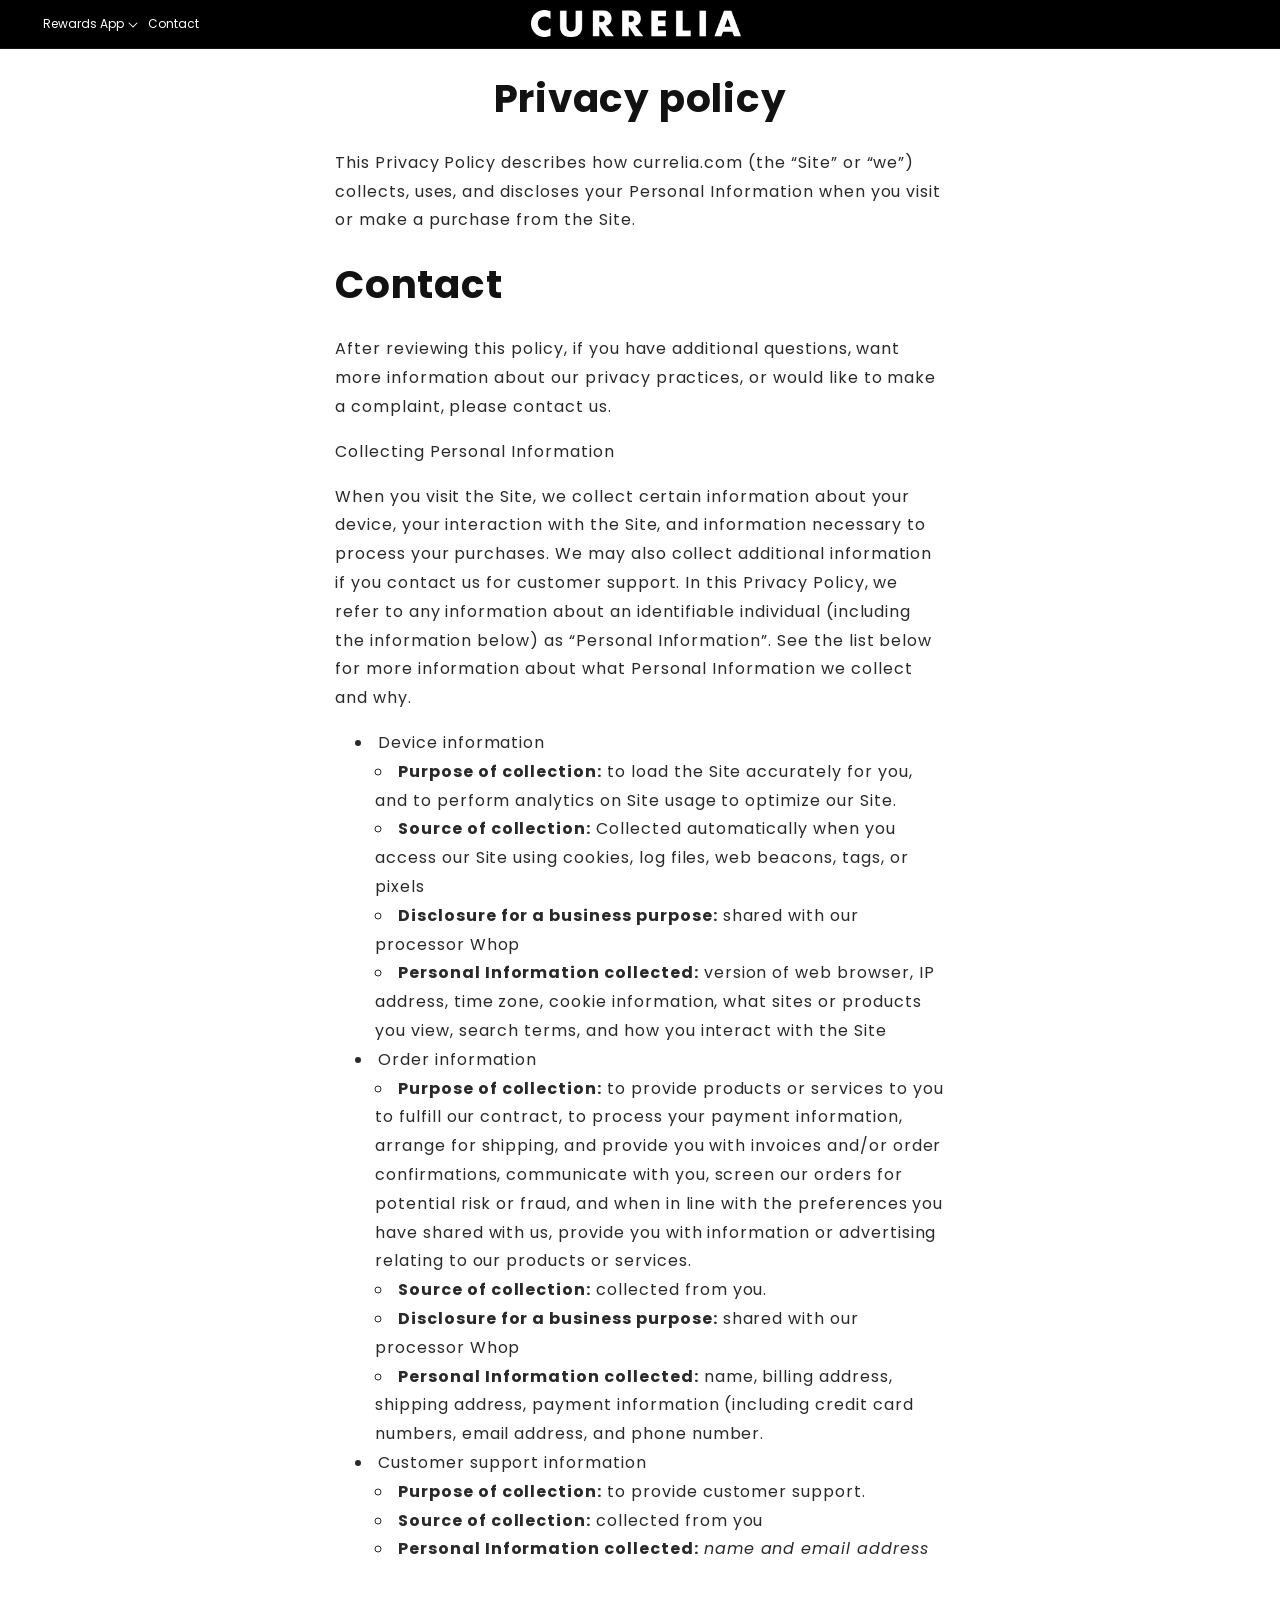
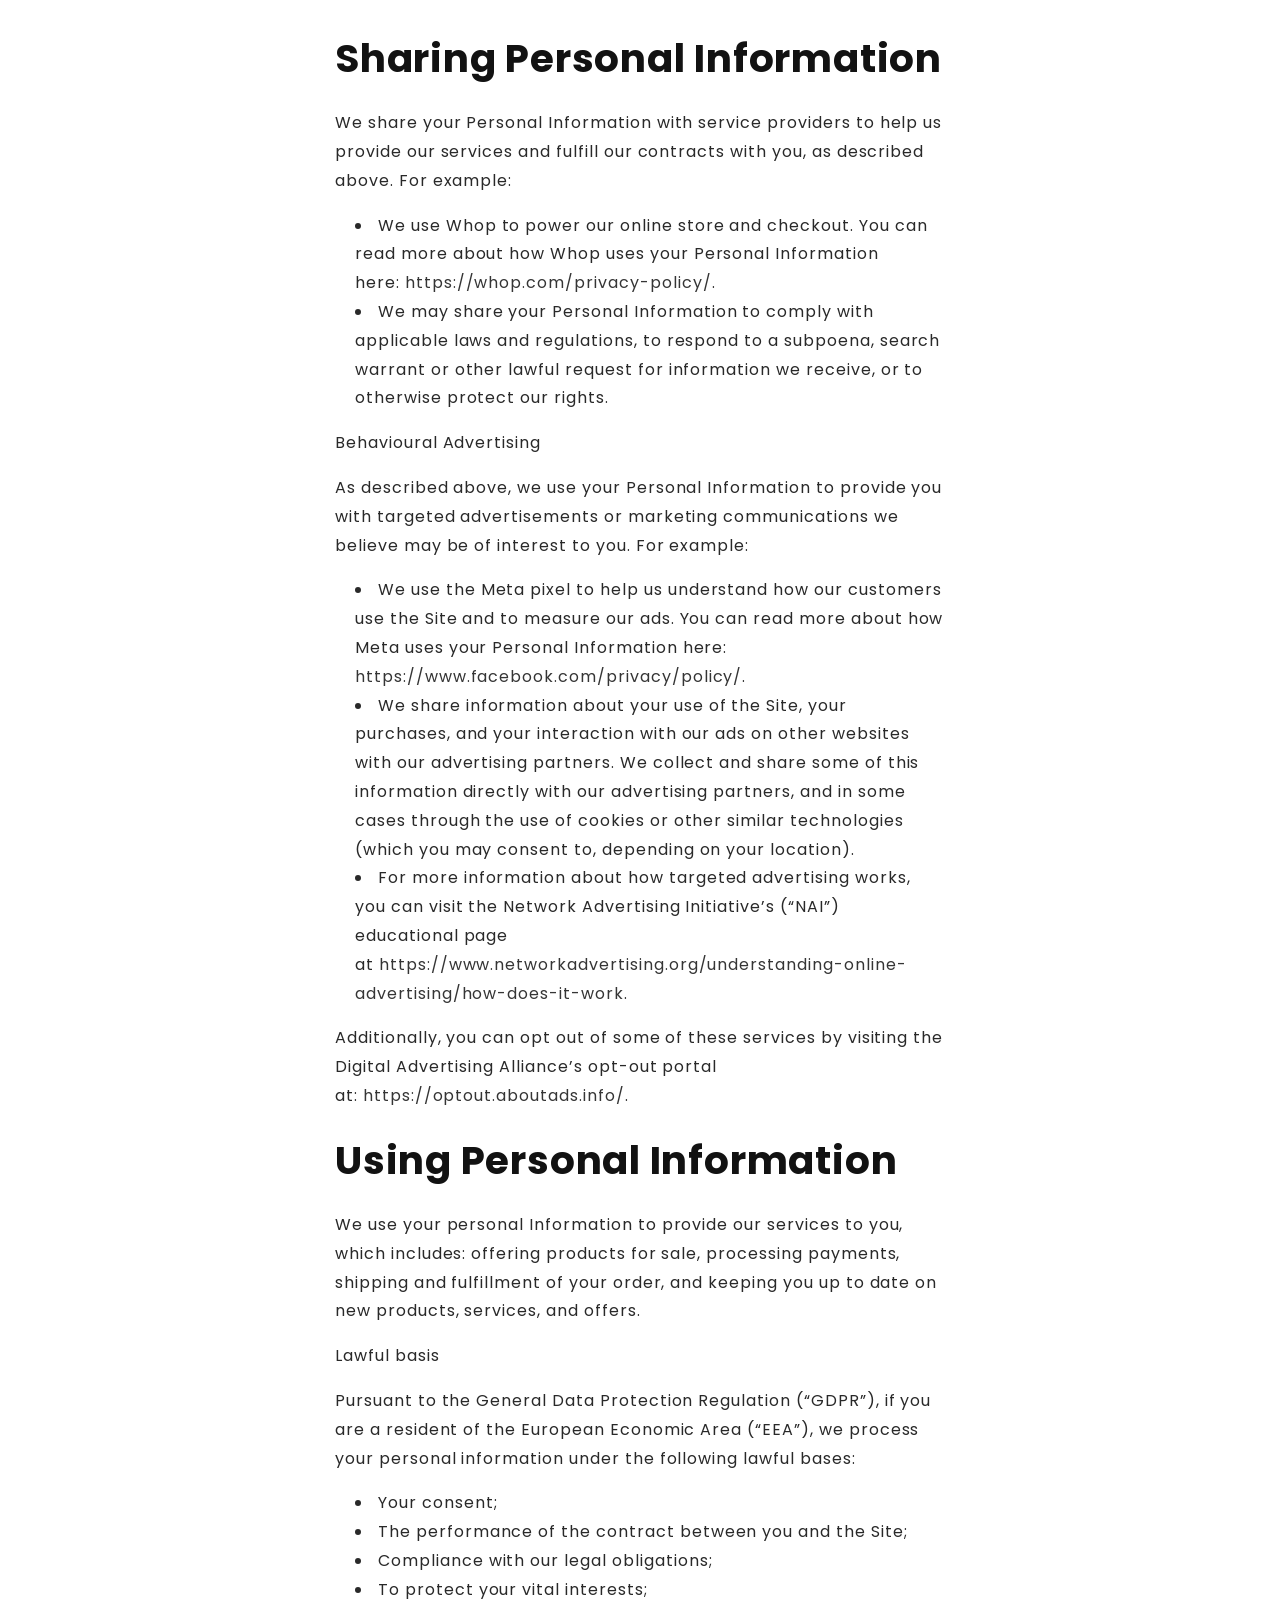
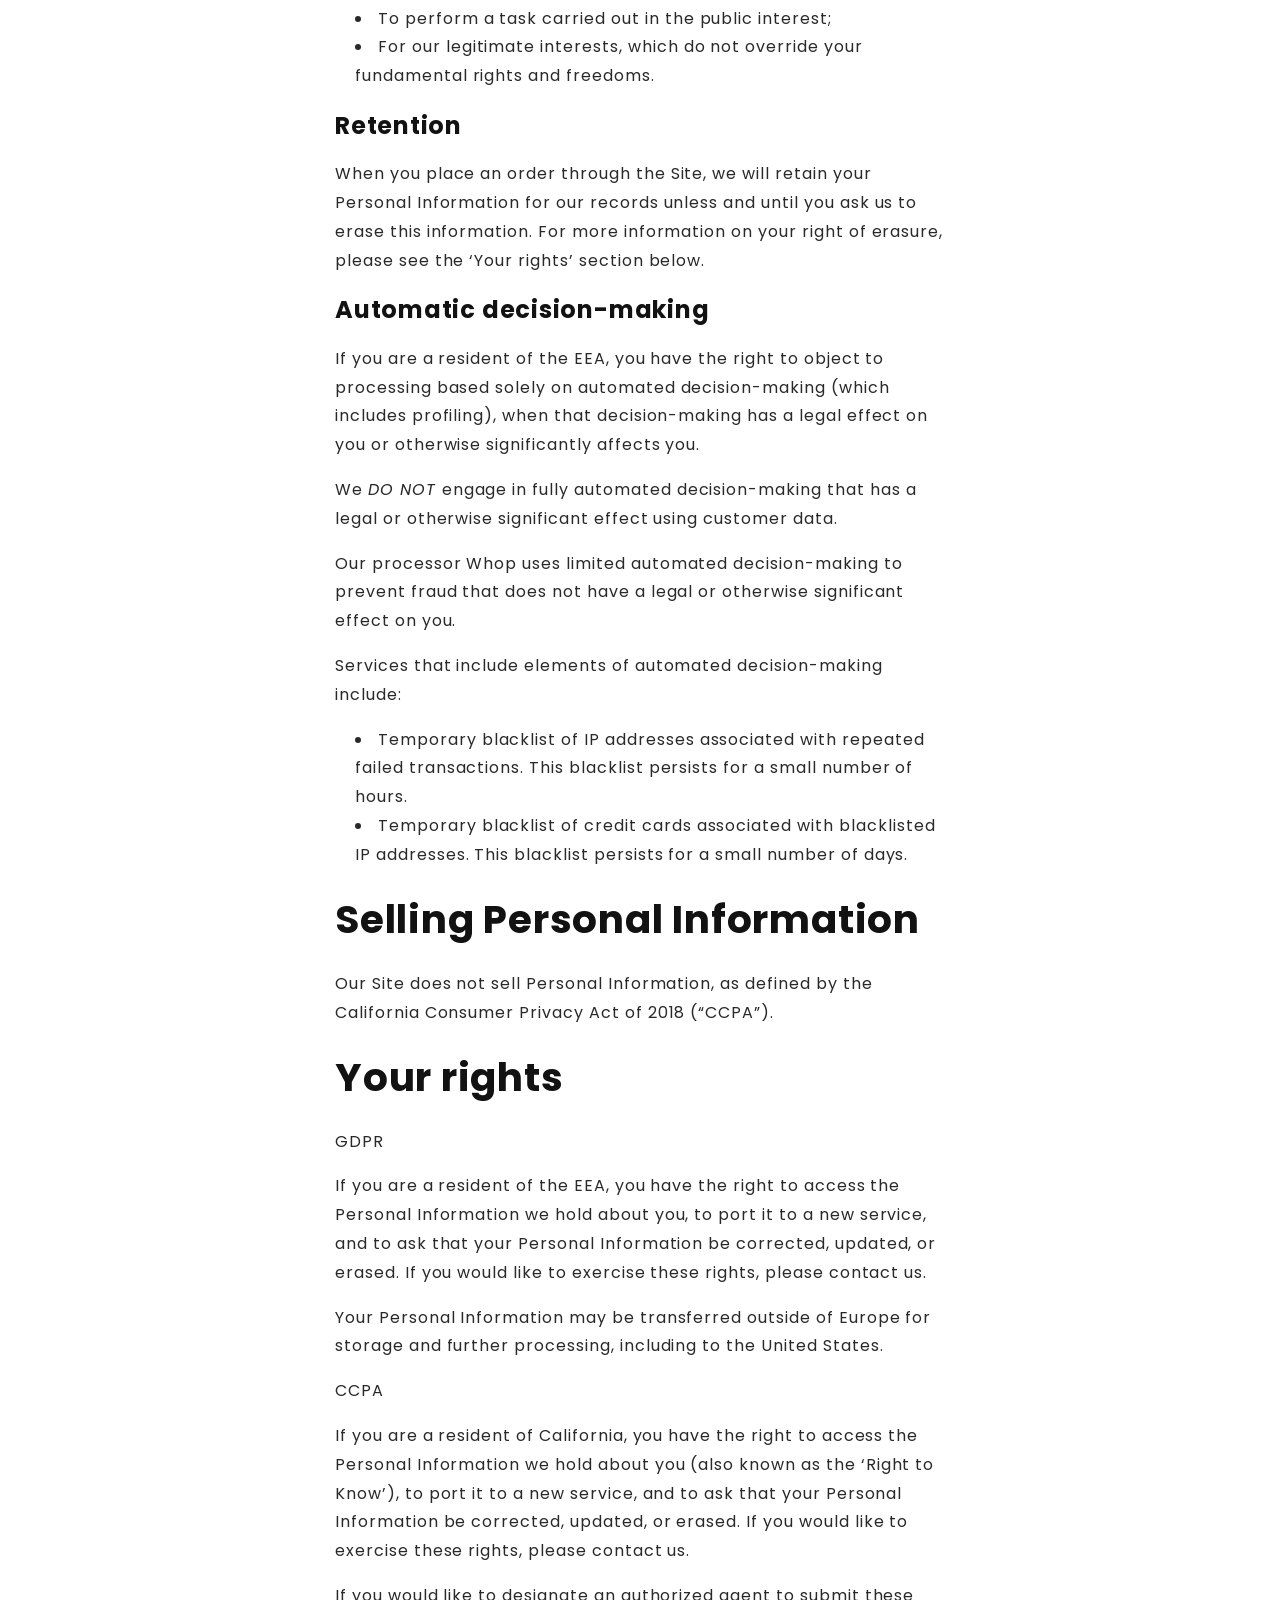
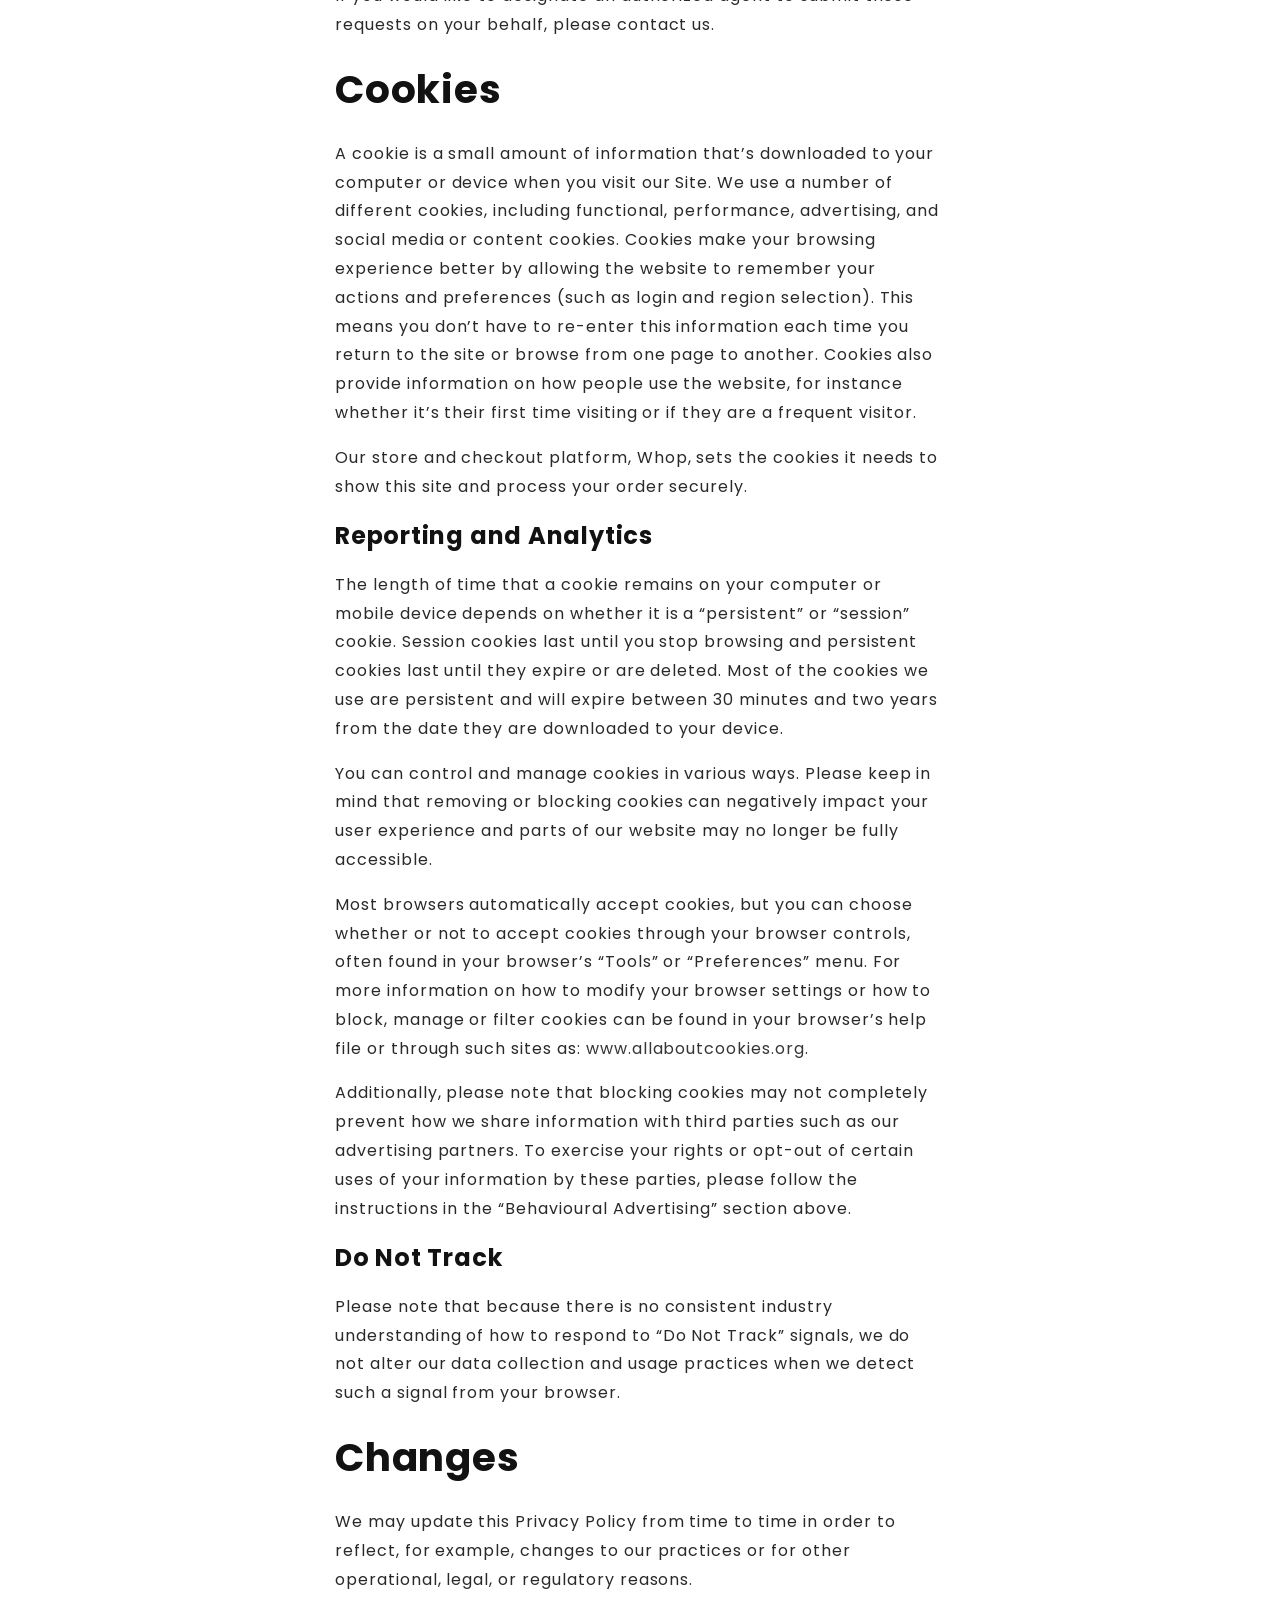
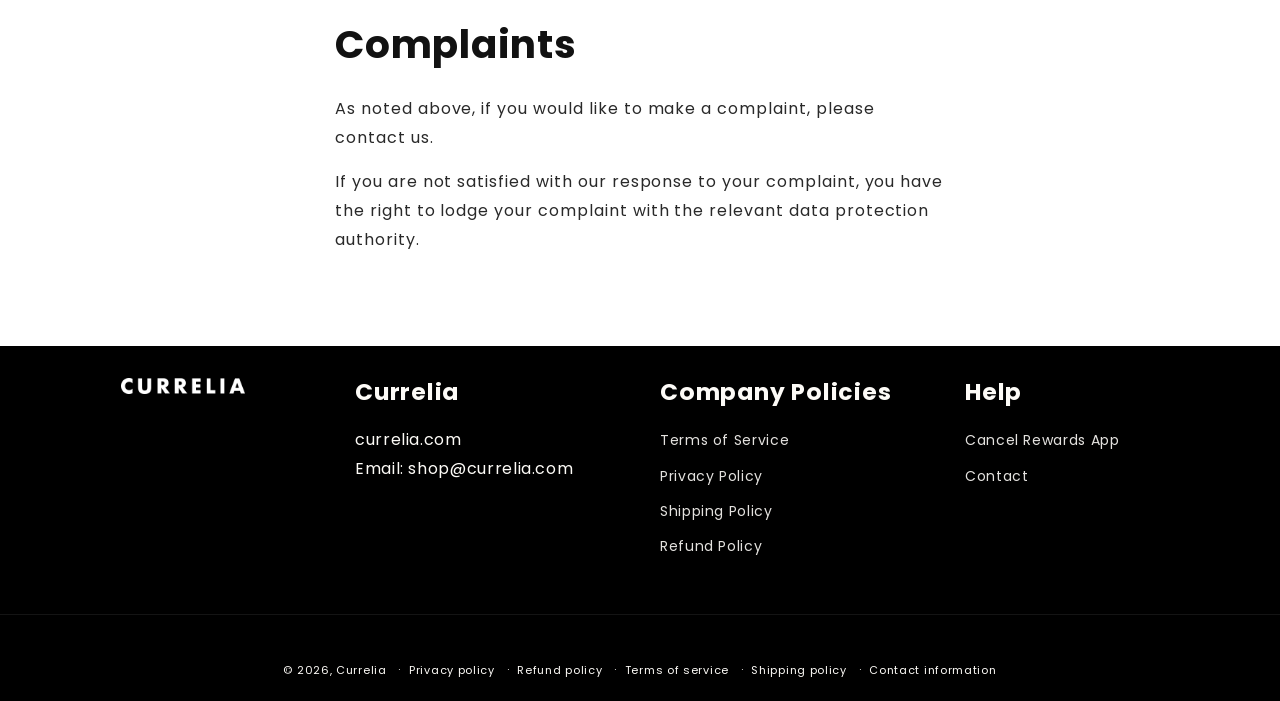
<file: policies/privacy-policy/index.html>
<!DOCTYPE html>
<html class="js" lang="en"><head><meta charset="utf-8"/><meta content="width=device-width, initial-scale=1" name="viewport"/><link data-precedence="default" href="/os/theme/pol_privacy.css" rel="stylesheet"/><title>Privacy policy – Currelia</title><meta content="noindex,follow" name="robots"/><meta content="https://currelia.com/policies/privacy-policy" property="og:url"/><meta content="Currelia" property="og:site_name"/><meta content="Currelia privacy policy." name="description"/><meta content="Privacy policy – Currelia" property="og:title"/><meta content="Currelia privacy policy." property="og:description"/><meta content="website" property="og:type"/><meta content="light" name="color-scheme"/><link href="https://currelia.com/policies/privacy-policy" rel="canonical"/><link href="/os/brand/favicon.png" rel="icon" sizes="192x192" type="image/png"/><link href="/os/brand/favicon.png" rel="apple-touch-icon" sizes="192x192"/><style>@media (max-width:999px){html:not([data-rdy]) .lz{display:none!important}}</style></head><body><!--$--><div class="gradient link-btns--glow action-btns--glow" style="--header-height:97px;--screen-height:900px"><a class="skip-to-content-link button visually-hidden" href="/">
      Skip to content
    </a>
<div class="shopify-section shopify-section-group-header-group section-header" id="shopify-section-sections--19456415957045__header">
<svg class="hidden" xmlns="http://www.w3.org/2000/svg">
<symbol fill="none" id="icon-search" viewbox="0 0 18 19">
<path clip-rule="evenodd" d="M11.03 11.68A5.784 5.784 0 112.85 3.5a5.784 5.784 0 018.18 8.18zm.26 1.12a6.78 6.78 0 11.72-.7l5.4 5.4a.5.5 0 11-.71.7l-5.41-5.4z" fill="currentColor" fill-rule="evenodd"></path>
</symbol>
<symbol class="icon icon-close" fill="none" id="icon-reset" stroke="currentColor" viewbox="0 0 18 18">
<circle cx="9" cy="9" r="8.5" stroke-opacity="0.2"></circle>
<path d="M6.82972 6.82915L1.17193 1.17097" stroke-linecap="round" stroke-linejoin="round" transform="translate(5 5)"></path>
<path d="M1.22896 6.88502L6.77288 1.11523" stroke-linecap="round" stroke-linejoin="round" transform="translate(5 5)"></path>
</symbol>
<symbol class="icon icon-close" fill="none" id="icon-close" viewbox="0 0 18 17">
<path d="M.865 15.978a.5.5 0 00.707.707l7.433-7.431 7.579 7.282a.501.501 0 00.846-.37.5.5 0 00-.153-.351L9.712 8.546l7.417-7.416a.5.5 0 10-.707-.708L8.991 7.853 1.413.573a.5.5 0 10-.693.72l7.563 7.268-7.418 7.417z" fill="currentColor">
</path></symbol>
</svg>
<style>.section-header .header-wrapper,.section-header .menu-drawer,.section-header .menu-drawer__submenu,.section-header .header__submenu{--color-foreground:255,255,255;--color-background:0,0,0;--gradient-background:#000000;background:#000000;color:#fff}.section-header .header__menu-item,.section-header .header__icon,.section-header .menu-drawer__menu-item,.section-header .menu-drawer__close-button,.section-header .menu-drawer__title{color:#fff}.section-header .header__heading-logo{filter:brightness(0) invert(1)}.section-header .header__submenu{border-color:rgba(255,255,255,.18);width:max-content;min-width:20rem}.section-header .header__inline-menu .header__menu-item{white-space:nowrap}@media (min-width:1200px){.section-header .header__inline-menu .list-menu--inline{flex-wrap:nowrap}.section-header .header .header__heading-link{max-width:21rem}.section-header .header__inline-menu .header__menu-item--main{padding-left:.5rem;padding-right:.5rem;font-size:1.2rem;letter-spacing:0}.section-header .header__inline-menu details>.header__menu-item--main{padding-right:1.9rem}.section-header .header__inline-menu details>.header__menu-item--main .icon-caret{right:.5rem}}@media (min-width:1366px){.section-header .header__inline-menu .header__menu-item--main{padding-left:.7rem;padding-right:.7rem;font-size:1.3rem;letter-spacing:.02rem}.section-header .header__inline-menu details>.header__menu-item--main{padding-right:2.2rem}.section-header .header__inline-menu details>.header__menu-item--main .icon-caret{right:.6rem}}@media (min-width:1440px){.section-header .header__inline-menu .header__menu-item--main{padding-left:.75rem;padding-right:.75rem;font-size:1.35rem;letter-spacing:.03rem}.section-header .header__inline-menu details>.header__menu-item--main{padding-right:2.3rem}}</style><sticky-header class="header-wrapper color-background-1 gradient header-wrapper--border-bottom" data-sticky-type="on-scroll-up">
<header class="header header--middle-center header--mobile-center page-width header--has-menu"><header-drawer data-breakpoint="tablet" data-desktop-type="dropdown">
<details class="menu-drawer-container" id="Details-menu-drawer-container">
<summary aria-controls="menu-drawer" aria-expanded="false" aria-label="Menu" class="header__icon header__icon--menu header__icon--summary link focus-inset" role="button">
<span>
<svg aria-hidden="true" class="icon icon-hamburger" fill="none" focusable="false" viewbox="0 0 18 16" xmlns="http://www.w3.org/2000/svg">
<path d="M1 .5a.5.5 0 100 1h15.71a.5.5 0 000-1H1zM.5 8a.5.5 0 01.5-.5h15.71a.5.5 0 010 1H1A.5.5 0 01.5 8zm0 7a.5.5 0 01.5-.5h15.71a.5.5 0 010 1H1a.5.5 0 01-.5-.5z" fill="currentColor">
</path></svg>
<svg aria-hidden="true" class="icon icon-close" fill="none" focusable="false" viewbox="0 0 18 17" xmlns="http://www.w3.org/2000/svg">
<path d="M.865 15.978a.5.5 0 00.707.707l7.433-7.431 7.579 7.282a.501.501 0 00.846-.37.5.5 0 00-.153-.351L9.712 8.546l7.417-7.416a.5.5 0 10-.707-.708L8.991 7.853 1.413.573a.5.5 0 10-.693.72l7.563 7.268-7.418 7.417z" fill="currentColor">
</path></svg>
</span>
</summary>
<div class="gradient menu-drawer motion-reduce color-background-1" id="menu-drawer" tabindex="-1">
<div class="menu-drawer__inner-container">
<div class="menu-drawer__mobile-content menu-drawer__title-and-close-btn">
<h3 class="menu-drawer__title">Menu</h3>
<button class="menu-drawer__close-btn menu-drawer__close-menu-btn header__icon header__icon--menu header__icon--summary link focus-inset">
<svg aria-hidden="true" class="icon icon-close" fill="none" focusable="false" viewbox="0 0 18 17" xmlns="http://www.w3.org/2000/svg">
<path d="M.865 15.978a.5.5 0 00.707.707l7.433-7.431 7.579 7.282a.501.501 0 00.846-.37.5.5 0 00-.153-.351L9.712 8.546l7.417-7.416a.5.5 0 10-.707-.708L8.991 7.853 1.413.573a.5.5 0 10-.693.72l7.563 7.268-7.418 7.417z" fill="currentColor">
</path></svg>
</button>
</div>
<div class="menu-drawer__navigation-container">
<nav class="menu-drawer__navigation">
<ul class="menu-drawer__menu has-submenu list-menu" role="list"><li class="lz"><details id="Details-menu-drawer-menu-item-3"><summary class="menu-drawer__menu-item list-menu__item link link--text focus-inset">Rewards App<svg aria-hidden="true" class="icon icon-arrow" fill="none" focusable="false" viewbox="0 0 14 10" xmlns="http://www.w3.org/2000/svg"><path clip-rule="evenodd" d="M8.537.808a.5.5 0 01.817-.162l4 4a.5.5 0 010 .708l-4 4a.5.5 0 11-.708-.708L11.793 5.5H1a.5.5 0 010-1h10.793L8.646 1.354a.5.5 0 01-.109-.546z" fill="currentColor" fill-rule="evenodd"></path></svg><svg aria-hidden="true" class="icon icon-caret" focusable="false" viewbox="0 0 10 6"><path clip-rule="evenodd" d="M9.354.646a.5.5 0 00-.708 0L5 4.293 1.354.646a.5.5 0 00-.708.708l4 4a.5.5 0 00.708 0l4-4a.5.5 0 000-.708z" fill="currentColor" fill-rule="evenodd"></path></svg></summary><div class="menu-drawer__submenu has-submenu gradient motion-reduce" id="link-rewards-app" tabindex="-1"><div class="menu-drawer__inner-submenu"><button aria-expanded="true" class="menu-drawer__close-button link link--text focus-inset"><svg aria-hidden="true" class="icon icon-arrow" fill="none" focusable="false" viewbox="0 0 14 10" xmlns="http://www.w3.org/2000/svg"><path clip-rule="evenodd" d="M8.537.808a.5.5 0 01.817-.162l4 4a.5.5 0 010 .708l-4 4a.5.5 0 11-.708-.708L11.793 5.5H1a.5.5 0 010-1h10.793L8.646 1.354a.5.5 0 01-.109-.546z" fill="currentColor" fill-rule="evenodd"></path></svg>Rewards App</button><ul class="menu-drawer__menu list-menu" role="list" tabindex="-1"><li><a class="menu-drawer__menu-item link link--text list-menu__item focus-inset" href="mailto:shop@currelia.com?subject=Cancel%20Rewards%20App">Cancel Rewards App</a></li></ul></div></div></details></li><li><a class="menu-drawer__menu-item list-menu__item link link--text focus-inset" href="/">Contact</a></li></ul>
</nav>
<div class="menu-drawer__utility-links"><ul class="list list-social list-unstyled" role="list"></ul>
</div>
</div>
</div>
</div>
</details>
</header-drawer>
<nav class="header__inline-menu">
<ul class="list-menu list-menu--inline" role="list"><li class="lz"><header-menu><details id="Details-HeaderMenu-3"><summary class="header__menu-item header__menu-item--main list-menu__item link focus-inset"><span>Rewards App</span><svg aria-hidden="true" class="icon icon-caret" focusable="false" viewbox="0 0 10 6"><path clip-rule="evenodd" d="M9.354.646a.5.5 0 00-.708 0L5 4.293 1.354.646a.5.5 0 00-.708.708l4 4a.5.5 0 00.708 0l4-4a.5.5 0 000-.708z" fill="currentColor" fill-rule="evenodd"></path></svg></summary><ul class="header__submenu list-menu list-menu--disclosure gradient caption-large motion-reduce global-settings-popup" id="HeaderMenu-MenuList-3" role="list" tabindex="-1"><li><a class="header__menu-item list-menu__item link link--text focus-inset caption-large" href="mailto:shop@currelia.com?subject=Cancel%20Rewards%20App">Cancel Rewards App</a></li></ul></details></header-menu></li><li><a class="header__menu-item header__menu-item--main list-menu__item link link--text focus-inset" href="/"><span>Contact</span></a></li></ul>
</nav>
<a class="header__heading-link link link--text focus-inset media media--transparent ratio" href="/" style="--ratio-percent: 12.79%"><img alt="Currelia" class="header__heading-logo header__heading-logo--main" height="31" src="/os/brand/currelia-wordmark.png" width="200"/>
</a><div class="header__icons">

</div>
</header>
</sticky-header>
</div>
<main class="content-for-layout focus-none" id="MainContent" role="main" tabindex="-1">
<div class="shopify-policy__container">
<div class="shopify-policy__title">
<h1>Privacy policy</h1>
</div>
<div class="shopify-policy__body">
<div class="rte">
<p><span style="font-weight:400;">This Privacy Policy describes how currelia.com (the “Site” or “we”) collects, uses, and discloses your Personal Information when you visit or make a purchase from the Site.</span></p>
<h1><b>Contact</b></h1>
<p><span style="font-weight:400;">After reviewing this policy, if you have additional questions, want more information about our privacy practices, or would like to make a complaint, please contact us.</span></p>
<p><span style="font-weight:400;">Collecting Personal Information</span></p>
<p><span style="font-weight:400;">When you visit the Site, we collect certain information about your device, your interaction with the Site, and information necessary to process your purchases. We may also collect additional information if you contact us for customer support. In this Privacy Policy, we refer to any information about an identifiable individual (including the information below) as “Personal Information”. See the list below for more information about what Personal Information we collect and why.</span></p>
<ul>
<li style="font-weight:400;"><span style="font-weight:400;">Device information</span></li>
<ul>
<li style="font-weight:400;">
<b>Purpose of collection:</b><span style="font-weight:400;"><span> </span>to load the Site accurately for you, and to perform analytics on Site usage to optimize our Site.</span>
</li>
<li style="font-weight:400;">
<b>Source of collection:</b><span style="font-weight:400;"><span> </span>Collected automatically when you access our Site using cookies, log files, web beacons, tags, or pixels</span>
</li>
<li style="font-weight:400;">
<b>Disclosure for a business purpose:</b><span style="font-weight:400;"><span> </span>shared with our processor Whop </span>
</li>
<li style="font-weight:400;">
<b>Personal Information collected:</b><span style="font-weight:400;"><span> </span>version of web browser, IP address, time zone, cookie information, what sites or products you view, search terms, and how you interact with the Site </span>
</li>
</ul>
<li style="font-weight:400;"><span style="font-weight:400;">Order information</span></li>
<ul>
<li style="font-weight:400;">
<b>Purpose of collection:</b><span style="font-weight:400;"><span> </span>to provide products or services to you to fulfill our contract, to process your payment information, arrange for shipping, and provide you with invoices and/or order confirmations, communicate with you, screen our orders for potential risk or fraud, and when in line with the preferences you have shared with us, provide you with information or advertising relating to our products or services.</span>
</li>
<li style="font-weight:400;">
<b>Source of collection:</b><span style="font-weight:400;"><span> </span>collected from you.</span>
</li>
<li style="font-weight:400;">
<b>Disclosure for a business purpose:</b><span style="font-weight:400;"><span> </span>shared with our processor Whop </span>
</li>
<li style="font-weight:400;">
<b>Personal Information collected:</b><span style="font-weight:400;"><span> </span>name, billing address, shipping address, payment information (including credit card numbers, email address, and phone number.</span>
</li>
</ul>
<li style="font-weight:400;"><span style="font-weight:400;">Customer support information</span></li>
<ul>
<li style="font-weight:400;">
<b>Purpose of collection:</b><span style="font-weight:400;"><span> </span>to provide customer support.</span>
</li>
<li style="font-weight:400;">
<b>Source of collection:</b><span style="font-weight:400;"><span> </span>collected from you</span>
</li>
<li style="font-weight:400;">
<b>Personal Information collected:</b><span> </span><i><span style="font-weight:400;">name and email address</span></i>
</li>
</ul>
</ul>
<p><span style="font-weight:400;"> </span></p>
<h1><b>Sharing Personal Information</b></h1>
<p><span style="font-weight:400;">We share your Personal Information with service providers to help us provide our services and fulfill our contracts with you, as described above. For example:</span></p>
<ul>
<li style="font-weight:400;">
<span style="font-weight:400;">We use Whop to power our online store and checkout. You can read more about how Whop uses your Personal Information here:<span> </span></span><a href="https://whop.com/privacy-policy/" rel="noreferrer noopener" target="_blank"><span style="font-weight:400;">https://whop.com/privacy-policy/</span></a><span style="font-weight:400;">.</span>
</li>
<li style="font-weight:400;"><span style="font-weight:400;">We may share your Personal Information to comply with applicable laws and regulations, to respond to a subpoena, search warrant or other lawful request for information we receive, or to otherwise protect our rights.</span></li>
</ul>
<p><span style="font-weight:400;">Behavioural Advertising</span></p>
<p><span style="font-weight:400;">As described above, we use your Personal Information to provide you with targeted advertisements or marketing communications we believe may be of interest to you. For example:</span></p>
<ul>
<li style="font-weight:400;">
<span style="font-weight:400;">We use the Meta pixel to help us understand how our customers use the Site and to measure our ads. You can read more about how Meta uses your Personal Information here:<span> </span></span><a href="https://www.facebook.com/privacy/policy/" rel="noreferrer noopener" target="_blank"><span style="font-weight:400;">https://www.facebook.com/privacy/policy/</span></a><span style="font-weight:400;">.</span>
</li>
<li style="font-weight:400;"><span style="font-weight:400;">We share information about your use of the Site, your purchases, and your interaction with our ads on other websites with our advertising partners. We collect and share some of this information directly with our advertising partners, and in some cases through the use of cookies or other similar technologies (which you may consent to, depending on your location).</span></li>
<li style="font-weight:400;">
<span style="font-weight:400;">For more information about how targeted advertising works, you can visit the Network Advertising Initiative’s (“NAI”) educational page at<span> </span></span><a href="https://www.networkadvertising.org/understanding-online-advertising/how-does-it-work" rel="noreferrer noopener" target="_blank"><span style="font-weight:400;">https://www.networkadvertising.org/understanding-online-advertising/how-does-it-work</span></a><span style="font-weight:400;">.</span>
</li>
</ul>
<p><span style="font-weight:400;">Additionally, you can opt out of some of these services by visiting the Digital Advertising Alliance’s opt-out portal at:<span> </span></span><a href="https://optout.aboutads.info/" rel="noreferrer noopener" target="_blank"><span style="font-weight:400;">https://optout.aboutads.info/</span></a><span style="font-weight:400;">.</span></p>
<h1><b>Using Personal Information</b></h1>
<p><span style="font-weight:400;">We use your personal Information to provide our services to you, which includes: offering products for sale, processing payments, shipping and fulfillment of your order, and keeping you up to date on new products, services, and offers.</span></p>
<p><span style="font-weight:400;">Lawful basis</span></p>
<p><span style="font-weight:400;">Pursuant to the General Data Protection Regulation (“GDPR”), if you are a resident of the European Economic Area (“EEA”), we process your personal information under the following lawful bases:</span></p>
<ul>
<li style="font-weight:400;"><span style="font-weight:400;">Your consent;</span></li>
<li style="font-weight:400;"><span style="font-weight:400;">The performance of the contract between you and the Site;</span></li>
<li style="font-weight:400;"><span style="font-weight:400;">Compliance with our legal obligations;</span></li>
<li style="font-weight:400;"><span style="font-weight:400;">To protect your vital interests;</span></li>
<li style="font-weight:400;"><span style="font-weight:400;">To perform a task carried out in the public interest;</span></li>
<li style="font-weight:400;"><span style="font-weight:400;">For our legitimate interests, which do not override your fundamental rights and freedoms.</span></li>
</ul>
<h2><b>Retention</b></h2>
<p><span style="font-weight:400;">When you place an order through the Site, we will retain your Personal Information for our records unless and until you ask us to erase this information. For more information on your right of erasure, please see the ‘Your rights’ section below.</span></p>
<h2><b>Automatic decision-making</b></h2>
<p><span style="font-weight:400;">If you are a resident of the EEA, you have the right to object to processing based solely on automated decision-making (which includes profiling), when that decision-making has a legal effect on you or otherwise significantly affects you.</span></p>
<p><span style="font-weight:400;">We<span> </span></span><i><span style="font-weight:400;">DO NOT<span> </span></span></i><span style="font-weight:400;">engage in fully automated decision-making that has a legal or otherwise significant effect using customer data.</span></p>
<p><span style="font-weight:400;">Our processor Whop uses limited automated decision-making to prevent fraud that does not have a legal or otherwise significant effect on you.</span></p>
<p><span style="font-weight:400;">Services that include elements of automated decision-making include:</span></p>
<ul>
<li style="font-weight:400;"><span style="font-weight:400;">Temporary blacklist of IP addresses associated with repeated failed transactions. This blacklist persists for a small number of hours.</span></li>
<li style="font-weight:400;"><span style="font-weight:400;">Temporary blacklist of credit cards associated with blacklisted IP addresses. This blacklist persists for a small number of days.</span></li>
</ul>
<h1><b>Selling Personal Information</b></h1>
<p><span style="font-weight:400;">Our Site does not sell Personal Information, as defined by the California Consumer Privacy Act of 2018 (“CCPA”).</span></p>
<h1><b>Your rights</b></h1>
<p><span style="font-weight:400;">GDPR</span></p>
<p><span style="font-weight:400;">If you are a resident of the EEA, you have the right to access the Personal Information we hold about you, to port it to a new service, and to ask that your Personal Information be corrected, updated, or erased. If you would like to exercise these rights, please contact us.</span></p>
<p><span style="font-weight:400;">Your Personal Information may be transferred outside of Europe for storage and further processing, including to the United States.</span></p>
<p><span style="font-weight:400;">CCPA</span></p>
<p><span style="font-weight:400;">If you are a resident of California, you have the right to access the Personal Information we hold about you (also known as the ‘Right to Know’), to port it to a new service, and to ask that your Personal Information be corrected, updated, or erased. If you would like to exercise these rights, please contact us. </span></p>
<p><span style="font-weight:400;">If you would like to designate an authorized agent to submit these requests on your behalf, please contact us.</span></p>
<h1><b>Cookies</b></h1>
<p><span style="font-weight:400;">A cookie is a small amount of information that’s downloaded to your computer or device when you visit our Site. We use a number of different cookies, including functional, performance, advertising, and social media or content cookies. Cookies make your browsing experience better by allowing the website to remember your actions and preferences (such as login and region selection). This means you don’t have to re-enter this information each time you return to the site or browse from one page to another. Cookies also provide information on how people use the website, for instance whether it’s their first time visiting or if they are a frequent visitor.</span></p>
<p><span style="font-weight:400;">Our store and checkout platform, Whop, sets the cookies it needs to show this site and process your order securely.</span></p>
<h2><b>Reporting and Analytics</b></h2>
<p><span style="font-weight:400;">The length of time that a cookie remains on your computer or mobile device depends on whether it is a “persistent” or “session” cookie. Session cookies last until you stop browsing and persistent cookies last until they expire or are deleted. Most of the cookies we use are persistent and will expire between 30 minutes and two years from the date they are downloaded to your device.</span></p>
<p><span style="font-weight:400;">You can control and manage cookies in various ways. Please keep in mind that removing or blocking cookies can negatively impact your user experience and parts of our website may no longer be fully accessible.</span></p>
<p><span style="font-weight:400;">Most browsers automatically accept cookies, but you can choose whether or not to accept cookies through your browser controls, often found in your browser’s “Tools” or “Preferences” menu. For more information on how to modify your browser settings or how to block, manage or filter cookies can be found in your browser’s help file or through such sites as:<span> </span></span><a href="https://www.allaboutcookies.org/" rel="noreferrer noopener" target="_blank"><span style="font-weight:400;">www.allaboutcookies.org</span></a><span style="font-weight:400;">.</span></p>
<p><span style="font-weight:400;">Additionally, please note that blocking cookies may not completely prevent how we share information with third parties such as our advertising partners. To exercise your rights or opt-out of certain uses of your information by these parties, please follow the instructions in the “Behavioural Advertising” section above.</span></p>
<h2><b>Do Not Track</b></h2>
<p><span style="font-weight:400;">Please note that because there is no consistent industry understanding of how to respond to “Do Not Track” signals, we do not alter our data collection and usage practices when we detect such a signal from your browser.</span></p>
<h1><b>Changes</b></h1>
<p><span style="font-weight:400;">We may update this Privacy Policy from time to time in order to reflect, for example, changes to our practices or for other operational, legal, or regulatory reasons.</span></p>
<h1><b>Complaints</b></h1>
<p><span style="font-weight:400;">As noted above, if you would like to make a complaint, please contact us.</span></p>
<p><span style="font-weight:400;">If you are not satisfied with our response to your complaint, you have the right to lodge your complaint with the relevant data protection authority.</span></p>
<p><br/></p>
<h3 data-os-business-heading="" hidden=""><span style="font-weight:400;"><strong>Business Info</strong></span></h3>
<div data-os-business=""></div>
</div>
</div>
</div>
</main>
<div class="shopify-section shopify-section-group-footer-group" id="shopify-section-sections--19456415924277__footer">
<footer class="footer currelia-store-footer">
<style>
.currelia-store-footer {
  --color-foreground: 253, 251, 247;
  --color-background: 0, 0, 0;
  --grid-desktop-horizontal-spacing: 40px;
  --grid-mobile-horizontal-spacing: 20px;
  --font-heading-scale: 1.3;
  margin: 0;
  padding: 0 0 20px;
  background: #000000;
  color: #fdfbf7;
  font-family: Poppins, sans-serif;
  font-size: 16px;
  font-style: normal;
  font-weight: 400;
  line-height: 1.8;
  letter-spacing: .04em;
}
.currelia-store-footer .store-footer-main { padding-top: 32px; border-bottom: 1px solid rgba(253,251,247,.08); }
.currelia-store-footer .page-width { max-width: 1400px; margin: 0 auto; padding-left: 50px; padding-right: 50px; }
.currelia-store-footer .footer-block__heading { color: #fdfbf7; font-family: Poppins, sans-serif; font-weight: 700; }
.currelia-store-footer .rte a,
.currelia-store-footer .rte a:visited,
.currelia-store-footer .rte a:hover { color: #fdfbf7; }
.currelia-store-footer .footer-block__image-wrapper { max-width: min(100%, 124px); border: 0; border-radius: 0; }
.currelia-store-footer .footer-block__image-wrapper img { width: 100%; height: auto; border-radius: 0; filter: brightness(0) invert(1); }
.currelia-store-footer .footer__content-bottom { border-top: 0; }
@media screen and (max-width: 749px) {
  .currelia-store-footer { padding-bottom: 15px; font-size: 15px; }
  .currelia-store-footer .store-footer-main { padding-top: 24px; }
  .currelia-store-footer .page-width { padding-left: 15px; padding-right: 15px; }
}
</style>
<div class="store-footer-main">
<div class="footer__content-top page-width"><div class="footer__blocks-wrapper grid">
<div class="footer-block grid__item footer-block--desktop-3 footer-block--mobile-2">
<div class="footer-block__details-content footer-block-image center"><div class="footer-block__image-wrapper global-media-settings">
<img alt="Currelia" height="176" loading="lazy" src="/os/brand/currelia-wordmark.png" width="1376"/>
</div></div>
</div>
<div class="footer-block grid__item footer-block--desktop-3 footer-block--mobile-2">
<h2 class="footer-block__heading">Currelia</h2>
<div class="footer-block__details-content rte"><p><a href="https://currelia.com">currelia.com</a><br/>Email: shop@currelia.com</p></div>
</div>
<div class="footer-block grid__item footer-block--menu footer-block--desktop-3 footer-block--mobile-2">
<h2 class="footer-block__heading">Company Policies</h2>
<ul class="footer-block__details-content list-unstyled">
<li><a class="link link--text list-menu__item list-menu__item--link" href="/policies/terms-of-service">Terms of Service</a></li>
<li><a class="link link--text list-menu__item list-menu__item--link" href="/policies/privacy-policy">Privacy Policy</a></li>
<li><a class="link link--text list-menu__item list-menu__item--link" href="/policies/shipping-policy">Shipping Policy</a></li>
<li><a class="link link--text list-menu__item list-menu__item--link" href="/policies/refund-policy">Refund Policy</a></li>

</ul>
</div>
<div class="footer-block grid__item footer-block--menu footer-block--desktop-3 footer-block--mobile-2">
<h2 class="footer-block__heading">Help</h2>
<ul class="footer-block__details-content list-unstyled">
<li class="lz"><a class="link link--text list-menu__item list-menu__item--link" href="mailto:shop@currelia.com?subject=Cancel%20Rewards%20App">Cancel Rewards App</a></li>

<li><a class="link link--text list-menu__item list-menu__item--link" href="/">Contact</a></li>

</ul>
</div>
</div></div>
</div>
<div class="footer__content-bottom">
<div class="footer__content-bottom-wrapper page-width"><div class="footer__column footer__localization isolate"></div><div class="footer__column footer__column--info"></div></div>
<div class="footer__content-bottom-wrapper page-width"><div class="footer__copyright caption">
<small class="copyright__content">© 2026, <a href="/">Currelia</a></small>
<ul class="policies list-unstyled">
<li><small class="copyright__content"><a href="/policies/privacy-policy">Privacy policy</a></small></li>
<li><small class="copyright__content"><a href="/policies/refund-policy">Refund policy</a></small></li>
<li><small class="copyright__content"><a href="/policies/terms-of-service">Terms of service</a></small></li>
<li><small class="copyright__content"><a href="/policies/shipping-policy">Shipping policy</a></small></li>
<li><small class="copyright__content"><a href="/policies/contact-information">Contact information</a></small></li>
</ul>
</div></div>
</div>
</footer>
</div>
<ul hidden="">
<li id="a11y-refresh-page-message">Choosing a selection results in a full page refresh.</li>
<li id="a11y-new-window-message">Opens in a new window.</li>
</ul>
<div class="shopify-block shopify-app-block" id="shopify-block-Aa3VDWldqR2hLcjJYa__17931597366502870179">
</div><div class="shopify-block shopify-app-block" id="shopify-block-AbmR4ZVhWZXJvS2NJQ__2786716548061469553">
</div><div class="shopify-block shopify-app-block" id="shopify-block-ANGtrVkhGc2dNU1FHT__1143683040400472741">
</div>
<style>main .rte a,main .rte span{overflow-wrap:anywhere}@media (min-width:750px) and (max-width:989px){.card__heading,.card__heading a{font-size:1.25rem;letter-spacing:0;word-break:normal;overflow-wrap:normal}.icon-with-text .h4{font-size:1.15rem;letter-spacing:0;word-break:normal;overflow-wrap:normal}}@media (min-width:990px) and (max-width:1199px){.header__inline-menu .header__menu-item{padding-left:.7rem;padding-right:.7rem;font-size:1.25rem;letter-spacing:.02em;white-space:nowrap}}</style></div><!--/$--></body></html>
</file>
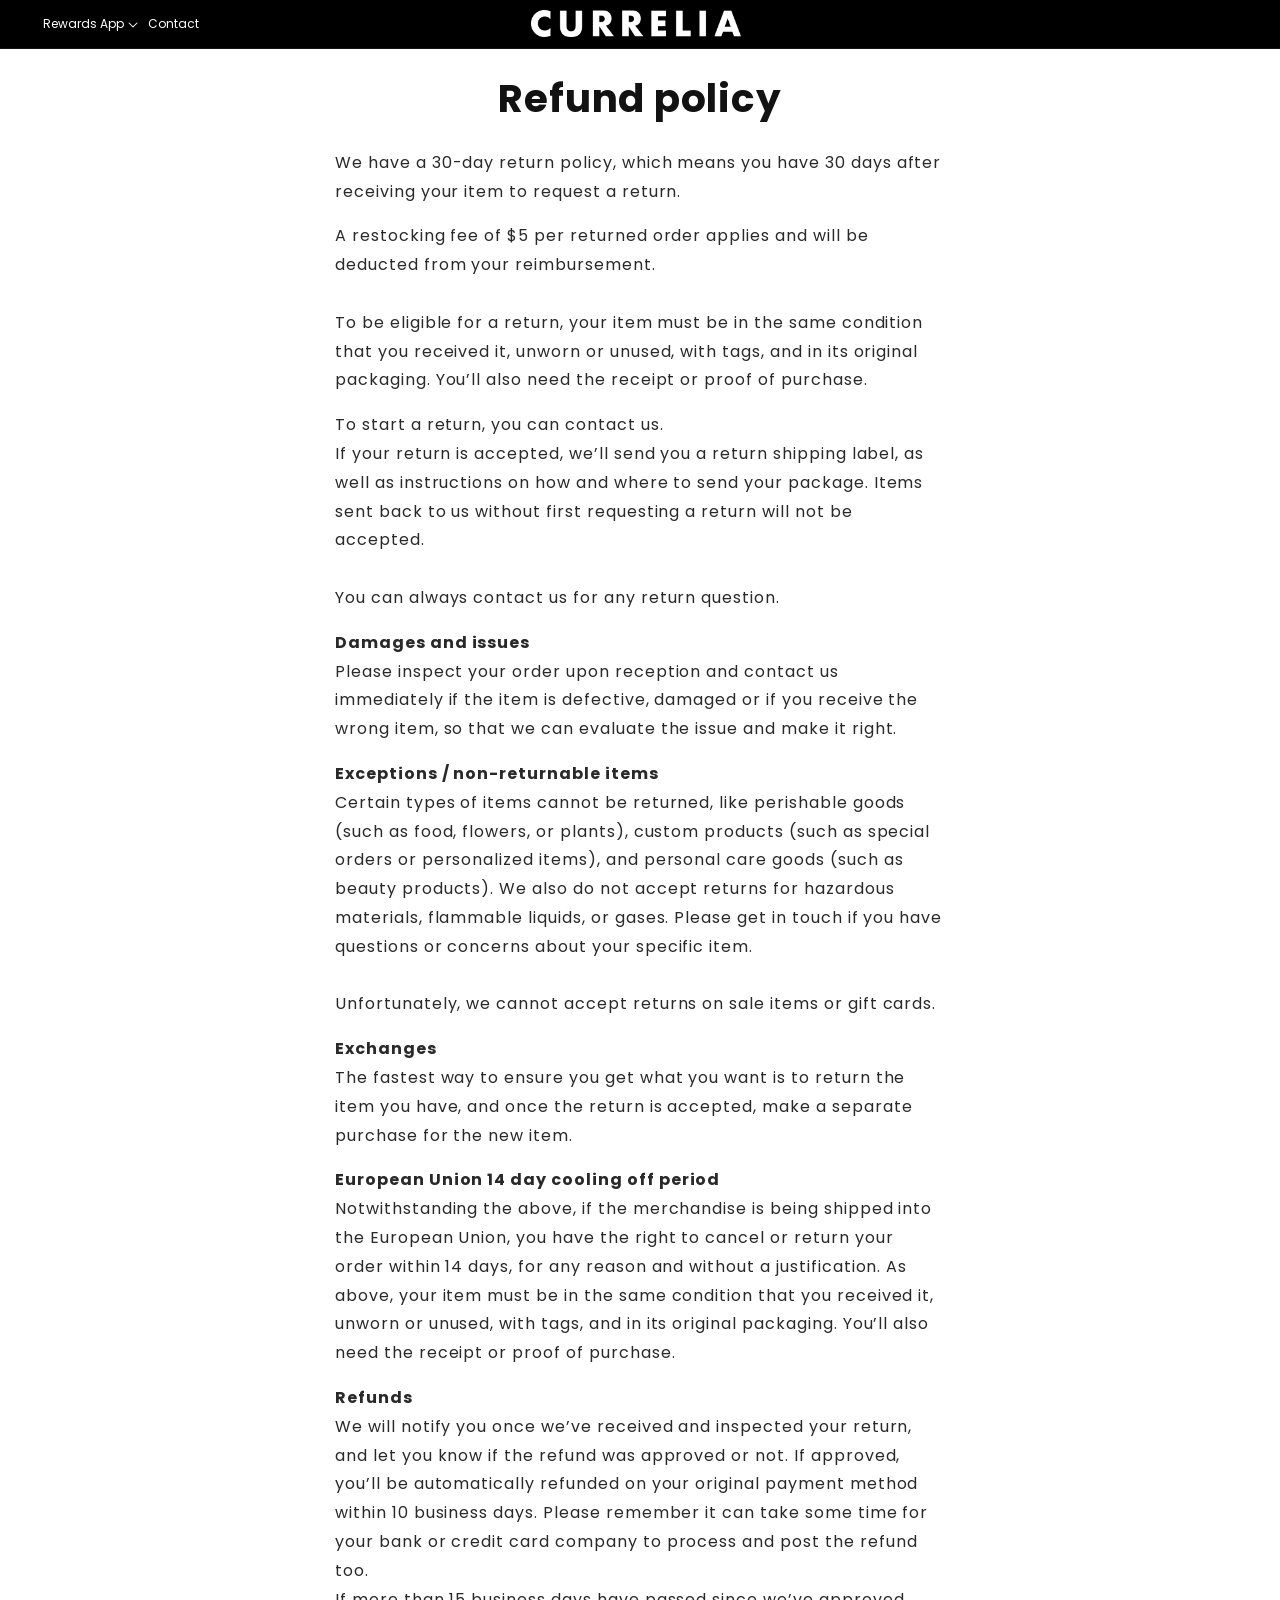
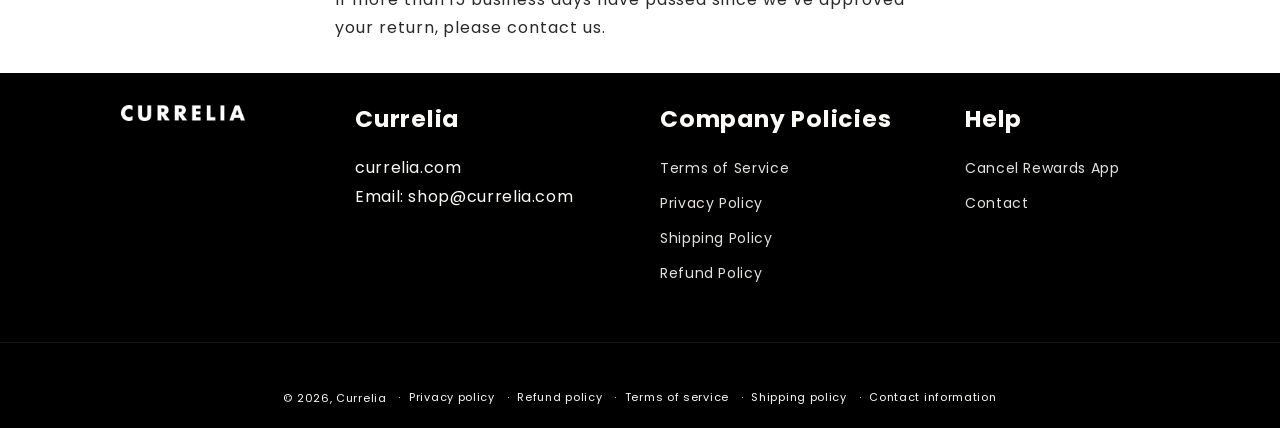
<file: policies/refund-policy/index.html>
<!DOCTYPE html>
<html class="js" lang="en"><head><meta charset="utf-8"/><meta content="width=device-width, initial-scale=1" name="viewport"/><link data-precedence="default" href="/os/theme/pol_refund.css" rel="stylesheet"/><title>Refund policy – Currelia</title><meta content="noindex,follow" name="robots"/><meta content="https://currelia.com/policies/refund-policy" property="og:url"/><meta content="Currelia" property="og:site_name"/><meta content="Currelia refund policy." name="description"/><meta content="Refund policy – Currelia" property="og:title"/><meta content="Currelia refund policy." property="og:description"/><meta content="website" property="og:type"/><meta content="light" name="color-scheme"/><link href="https://currelia.com/policies/refund-policy" rel="canonical"/><link href="/os/brand/favicon.png" rel="icon" sizes="192x192" type="image/png"/><link href="/os/brand/favicon.png" rel="apple-touch-icon" sizes="192x192"/><style>@media (max-width:999px){html:not([data-rdy]) .lz{display:none!important}}</style></head><body><!--$--><div class="gradient link-btns--glow action-btns--glow" style="--header-height:97px;--screen-height:900px"><a class="skip-to-content-link button visually-hidden" href="/">
      Skip to content
    </a>
<div class="shopify-section shopify-section-group-header-group section-header" id="shopify-section-sections--19456415957045__header">
<svg class="hidden" xmlns="http://www.w3.org/2000/svg">
<symbol fill="none" id="icon-search" viewbox="0 0 18 19">
<path clip-rule="evenodd" d="M11.03 11.68A5.784 5.784 0 112.85 3.5a5.784 5.784 0 018.18 8.18zm.26 1.12a6.78 6.78 0 11.72-.7l5.4 5.4a.5.5 0 11-.71.7l-5.41-5.4z" fill="currentColor" fill-rule="evenodd"></path>
</symbol>
<symbol class="icon icon-close" fill="none" id="icon-reset" stroke="currentColor" viewbox="0 0 18 18">
<circle cx="9" cy="9" r="8.5" stroke-opacity="0.2"></circle>
<path d="M6.82972 6.82915L1.17193 1.17097" stroke-linecap="round" stroke-linejoin="round" transform="translate(5 5)"></path>
<path d="M1.22896 6.88502L6.77288 1.11523" stroke-linecap="round" stroke-linejoin="round" transform="translate(5 5)"></path>
</symbol>
<symbol class="icon icon-close" fill="none" id="icon-close" viewbox="0 0 18 17">
<path d="M.865 15.978a.5.5 0 00.707.707l7.433-7.431 7.579 7.282a.501.501 0 00.846-.37.5.5 0 00-.153-.351L9.712 8.546l7.417-7.416a.5.5 0 10-.707-.708L8.991 7.853 1.413.573a.5.5 0 10-.693.72l7.563 7.268-7.418 7.417z" fill="currentColor">
</path></symbol>
</svg>
<style>.section-header .header-wrapper,.section-header .menu-drawer,.section-header .menu-drawer__submenu,.section-header .header__submenu{--color-foreground:255,255,255;--color-background:0,0,0;--gradient-background:#000000;background:#000000;color:#fff}.section-header .header__menu-item,.section-header .header__icon,.section-header .menu-drawer__menu-item,.section-header .menu-drawer__close-button,.section-header .menu-drawer__title{color:#fff}.section-header .header__heading-logo{filter:brightness(0) invert(1)}.section-header .header__submenu{border-color:rgba(255,255,255,.18);width:max-content;min-width:20rem}.section-header .header__inline-menu .header__menu-item{white-space:nowrap}@media (min-width:1200px){.section-header .header__inline-menu .list-menu--inline{flex-wrap:nowrap}.section-header .header .header__heading-link{max-width:21rem}.section-header .header__inline-menu .header__menu-item--main{padding-left:.5rem;padding-right:.5rem;font-size:1.2rem;letter-spacing:0}.section-header .header__inline-menu details>.header__menu-item--main{padding-right:1.9rem}.section-header .header__inline-menu details>.header__menu-item--main .icon-caret{right:.5rem}}@media (min-width:1366px){.section-header .header__inline-menu .header__menu-item--main{padding-left:.7rem;padding-right:.7rem;font-size:1.3rem;letter-spacing:.02rem}.section-header .header__inline-menu details>.header__menu-item--main{padding-right:2.2rem}.section-header .header__inline-menu details>.header__menu-item--main .icon-caret{right:.6rem}}@media (min-width:1440px){.section-header .header__inline-menu .header__menu-item--main{padding-left:.75rem;padding-right:.75rem;font-size:1.35rem;letter-spacing:.03rem}.section-header .header__inline-menu details>.header__menu-item--main{padding-right:2.3rem}}</style><sticky-header class="header-wrapper color-background-1 gradient header-wrapper--border-bottom" data-sticky-type="on-scroll-up">
<header class="header header--middle-center header--mobile-center page-width header--has-menu"><header-drawer data-breakpoint="tablet" data-desktop-type="dropdown">
<details class="menu-drawer-container" id="Details-menu-drawer-container">
<summary aria-controls="menu-drawer" aria-expanded="false" aria-label="Menu" class="header__icon header__icon--menu header__icon--summary link focus-inset" role="button">
<span>
<svg aria-hidden="true" class="icon icon-hamburger" fill="none" focusable="false" viewbox="0 0 18 16" xmlns="http://www.w3.org/2000/svg">
<path d="M1 .5a.5.5 0 100 1h15.71a.5.5 0 000-1H1zM.5 8a.5.5 0 01.5-.5h15.71a.5.5 0 010 1H1A.5.5 0 01.5 8zm0 7a.5.5 0 01.5-.5h15.71a.5.5 0 010 1H1a.5.5 0 01-.5-.5z" fill="currentColor">
</path></svg>
<svg aria-hidden="true" class="icon icon-close" fill="none" focusable="false" viewbox="0 0 18 17" xmlns="http://www.w3.org/2000/svg">
<path d="M.865 15.978a.5.5 0 00.707.707l7.433-7.431 7.579 7.282a.501.501 0 00.846-.37.5.5 0 00-.153-.351L9.712 8.546l7.417-7.416a.5.5 0 10-.707-.708L8.991 7.853 1.413.573a.5.5 0 10-.693.72l7.563 7.268-7.418 7.417z" fill="currentColor">
</path></svg>
</span>
</summary>
<div class="gradient menu-drawer motion-reduce color-background-1" id="menu-drawer" tabindex="-1">
<div class="menu-drawer__inner-container">
<div class="menu-drawer__mobile-content menu-drawer__title-and-close-btn">
<h3 class="menu-drawer__title">Menu</h3>
<button class="menu-drawer__close-btn menu-drawer__close-menu-btn header__icon header__icon--menu header__icon--summary link focus-inset">
<svg aria-hidden="true" class="icon icon-close" fill="none" focusable="false" viewbox="0 0 18 17" xmlns="http://www.w3.org/2000/svg">
<path d="M.865 15.978a.5.5 0 00.707.707l7.433-7.431 7.579 7.282a.501.501 0 00.846-.37.5.5 0 00-.153-.351L9.712 8.546l7.417-7.416a.5.5 0 10-.707-.708L8.991 7.853 1.413.573a.5.5 0 10-.693.72l7.563 7.268-7.418 7.417z" fill="currentColor">
</path></svg>
</button>
</div>
<div class="menu-drawer__navigation-container">
<nav class="menu-drawer__navigation">
<ul class="menu-drawer__menu has-submenu list-menu" role="list"><li class="lz"><details id="Details-menu-drawer-menu-item-3"><summary class="menu-drawer__menu-item list-menu__item link link--text focus-inset">Rewards App<svg aria-hidden="true" class="icon icon-arrow" fill="none" focusable="false" viewbox="0 0 14 10" xmlns="http://www.w3.org/2000/svg"><path clip-rule="evenodd" d="M8.537.808a.5.5 0 01.817-.162l4 4a.5.5 0 010 .708l-4 4a.5.5 0 11-.708-.708L11.793 5.5H1a.5.5 0 010-1h10.793L8.646 1.354a.5.5 0 01-.109-.546z" fill="currentColor" fill-rule="evenodd"></path></svg><svg aria-hidden="true" class="icon icon-caret" focusable="false" viewbox="0 0 10 6"><path clip-rule="evenodd" d="M9.354.646a.5.5 0 00-.708 0L5 4.293 1.354.646a.5.5 0 00-.708.708l4 4a.5.5 0 00.708 0l4-4a.5.5 0 000-.708z" fill="currentColor" fill-rule="evenodd"></path></svg></summary><div class="menu-drawer__submenu has-submenu gradient motion-reduce" id="link-rewards-app" tabindex="-1"><div class="menu-drawer__inner-submenu"><button aria-expanded="true" class="menu-drawer__close-button link link--text focus-inset"><svg aria-hidden="true" class="icon icon-arrow" fill="none" focusable="false" viewbox="0 0 14 10" xmlns="http://www.w3.org/2000/svg"><path clip-rule="evenodd" d="M8.537.808a.5.5 0 01.817-.162l4 4a.5.5 0 010 .708l-4 4a.5.5 0 11-.708-.708L11.793 5.5H1a.5.5 0 010-1h10.793L8.646 1.354a.5.5 0 01-.109-.546z" fill="currentColor" fill-rule="evenodd"></path></svg>Rewards App</button><ul class="menu-drawer__menu list-menu" role="list" tabindex="-1"><li><a class="menu-drawer__menu-item link link--text list-menu__item focus-inset" href="mailto:shop@currelia.com?subject=Cancel%20Rewards%20App">Cancel Rewards App</a></li></ul></div></div></details></li><li><a class="menu-drawer__menu-item list-menu__item link link--text focus-inset" href="/">Contact</a></li></ul>
</nav>
<div class="menu-drawer__utility-links"><ul class="list list-social list-unstyled" role="list"></ul>
</div>
</div>
</div>
</div>
</details>
</header-drawer>
<nav class="header__inline-menu">
<ul class="list-menu list-menu--inline" role="list"><li class="lz"><header-menu><details id="Details-HeaderMenu-3"><summary class="header__menu-item header__menu-item--main list-menu__item link focus-inset"><span>Rewards App</span><svg aria-hidden="true" class="icon icon-caret" focusable="false" viewbox="0 0 10 6"><path clip-rule="evenodd" d="M9.354.646a.5.5 0 00-.708 0L5 4.293 1.354.646a.5.5 0 00-.708.708l4 4a.5.5 0 00.708 0l4-4a.5.5 0 000-.708z" fill="currentColor" fill-rule="evenodd"></path></svg></summary><ul class="header__submenu list-menu list-menu--disclosure gradient caption-large motion-reduce global-settings-popup" id="HeaderMenu-MenuList-3" role="list" tabindex="-1"><li><a class="header__menu-item list-menu__item link link--text focus-inset caption-large" href="mailto:shop@currelia.com?subject=Cancel%20Rewards%20App">Cancel Rewards App</a></li></ul></details></header-menu></li><li><a class="header__menu-item header__menu-item--main list-menu__item link link--text focus-inset" href="/"><span>Contact</span></a></li></ul>
</nav>
<a class="header__heading-link link link--text focus-inset media media--transparent ratio" href="/" style="--ratio-percent: 12.79%"><img alt="Currelia" class="header__heading-logo header__heading-logo--main" height="31" src="/os/brand/currelia-wordmark.png" width="200"/>
</a><div class="header__icons">

</div>
</header>
</sticky-header>
</div>
<main class="content-for-layout focus-none" id="MainContent" role="main" tabindex="-1">
<div class="shopify-policy__container">
<div class="shopify-policy__title">
<h1>Refund policy</h1>
</div>
<div class="shopify-policy__body">
<div class="rte">
<p><span style="font-weight:400;">We have a 30-day return policy, which means you have 30 days after receiving your item to request a return.</span></p>
<p><span style="font-weight:400;">A restocking fee of $5 per returned order applies and will be deducted from your reimbursement.<br/></span><span style="font-weight:400;"><br/></span><span style="font-weight:400;">To be eligible for a return, your item must be in the same condition that you received it, unworn or unused, with tags, and in its original packaging. You’ll also need the receipt or proof of purchase.</span></p>
<p><span style="font-weight:400;"></span><span style="font-weight:400;">To start a return, you can contact us.<span style="font-weight:400;"><br/></span><span style="font-weight:400;">If your return is accepted, we’ll send you a return shipping label, as well as instructions on how and where to send your package. Items sent back to us without first requesting a return will not be accepted.</span><span style="font-weight:400;"><br/></span><span style="font-weight:400;"><br/></span><span style="font-weight:400;">You can always contact us for any return question.</span></span></p>
<p><b>Damages and issues</b><b><br/></b><span style="font-weight:400;">Please inspect your order upon reception and contact us immediately if the item is defective, damaged or if you receive the wrong item, so that we can evaluate the issue and make it right.</span></p>
<p><b>Exceptions / non-returnable items</b><b><br/></b><span style="font-weight:400;">Certain types of items cannot be returned, like perishable goods (such as food, flowers, or plants), custom products (such as special orders or personalized items), and personal care goods (such as beauty products). We also do not accept returns for hazardous materials, flammable liquids, or gases. Please get in touch if you have questions or concerns about your specific item.</span><span style="font-weight:400;"><br/></span><span style="font-weight:400;"><br/></span><span style="font-weight:400;">Unfortunately, we cannot accept returns on sale items or gift cards.</span></p>
<p><b>Exchanges</b><b><br/></b><span style="font-weight:400;">The fastest way to ensure you get what you want is to return the item you have, and once the return is accepted, make a separate purchase for the new item.</span></p>
<p><b>European Union 14 day cooling off period</b><b><br/></b><span style="font-weight:400;">Notwithstanding the above, if the merchandise is being shipped into the European Union, you have the right to cancel or return your order within 14 days, for any reason and without a justification. As above, your item must be in the same condition that you received it, unworn or unused, with tags, and in its original packaging. You’ll also need the receipt or proof of purchase.</span></p>
<p><b>Refunds</b><b><br/></b><span style="font-weight:400;">We will notify you once we’ve received and inspected your return, and let you know if the refund was approved or not. If approved, you’ll be automatically refunded on your original payment method within 10 business days. Please remember it can take some time for your bank or credit card company to process and post the refund too.</span><span style="font-weight:400;"><br/></span><span style="font-weight:400;">If more than 15 business days have passed since we’ve approved your return, please contact us.</span></p>
</div>
</div>
</div>
</main>
<div class="shopify-section shopify-section-group-footer-group" id="shopify-section-sections--19456415924277__footer">
<footer class="footer currelia-store-footer">
<style>
.currelia-store-footer {
  --color-foreground: 253, 251, 247;
  --color-background: 0, 0, 0;
  --grid-desktop-horizontal-spacing: 40px;
  --grid-mobile-horizontal-spacing: 20px;
  --font-heading-scale: 1.3;
  margin: 0;
  padding: 0 0 20px;
  background: #000000;
  color: #fdfbf7;
  font-family: Poppins, sans-serif;
  font-size: 16px;
  font-style: normal;
  font-weight: 400;
  line-height: 1.8;
  letter-spacing: .04em;
}
.currelia-store-footer .store-footer-main { padding-top: 32px; border-bottom: 1px solid rgba(253,251,247,.08); }
.currelia-store-footer .page-width { max-width: 1400px; margin: 0 auto; padding-left: 50px; padding-right: 50px; }
.currelia-store-footer .footer-block__heading { color: #fdfbf7; font-family: Poppins, sans-serif; font-weight: 700; }
.currelia-store-footer .rte a,
.currelia-store-footer .rte a:visited,
.currelia-store-footer .rte a:hover { color: #fdfbf7; }
.currelia-store-footer .footer-block__image-wrapper { max-width: min(100%, 124px); border: 0; border-radius: 0; }
.currelia-store-footer .footer-block__image-wrapper img { width: 100%; height: auto; border-radius: 0; filter: brightness(0) invert(1); }
.currelia-store-footer .footer__content-bottom { border-top: 0; }
@media screen and (max-width: 749px) {
  .currelia-store-footer { padding-bottom: 15px; font-size: 15px; }
  .currelia-store-footer .store-footer-main { padding-top: 24px; }
  .currelia-store-footer .page-width { padding-left: 15px; padding-right: 15px; }
}
</style>
<div class="store-footer-main">
<div class="footer__content-top page-width"><div class="footer__blocks-wrapper grid">
<div class="footer-block grid__item footer-block--desktop-3 footer-block--mobile-2">
<div class="footer-block__details-content footer-block-image center"><div class="footer-block__image-wrapper global-media-settings">
<img alt="Currelia" height="176" loading="lazy" src="/os/brand/currelia-wordmark.png" width="1376"/>
</div></div>
</div>
<div class="footer-block grid__item footer-block--desktop-3 footer-block--mobile-2">
<h2 class="footer-block__heading">Currelia</h2>
<div class="footer-block__details-content rte"><p><a href="https://currelia.com">currelia.com</a><br/>Email: shop@currelia.com</p></div>
</div>
<div class="footer-block grid__item footer-block--menu footer-block--desktop-3 footer-block--mobile-2">
<h2 class="footer-block__heading">Company Policies</h2>
<ul class="footer-block__details-content list-unstyled">
<li><a class="link link--text list-menu__item list-menu__item--link" href="/policies/terms-of-service">Terms of Service</a></li>
<li><a class="link link--text list-menu__item list-menu__item--link" href="/policies/privacy-policy">Privacy Policy</a></li>
<li><a class="link link--text list-menu__item list-menu__item--link" href="/policies/shipping-policy">Shipping Policy</a></li>
<li><a class="link link--text list-menu__item list-menu__item--link" href="/policies/refund-policy">Refund Policy</a></li>

</ul>
</div>
<div class="footer-block grid__item footer-block--menu footer-block--desktop-3 footer-block--mobile-2">
<h2 class="footer-block__heading">Help</h2>
<ul class="footer-block__details-content list-unstyled">
<li class="lz"><a class="link link--text list-menu__item list-menu__item--link" href="mailto:shop@currelia.com?subject=Cancel%20Rewards%20App">Cancel Rewards App</a></li>

<li><a class="link link--text list-menu__item list-menu__item--link" href="/">Contact</a></li>

</ul>
</div>
</div></div>
</div>
<div class="footer__content-bottom">
<div class="footer__content-bottom-wrapper page-width"><div class="footer__column footer__localization isolate"></div><div class="footer__column footer__column--info"></div></div>
<div class="footer__content-bottom-wrapper page-width"><div class="footer__copyright caption">
<small class="copyright__content">© 2026, <a href="/">Currelia</a></small>
<ul class="policies list-unstyled">
<li><small class="copyright__content"><a href="/policies/privacy-policy">Privacy policy</a></small></li>
<li><small class="copyright__content"><a href="/policies/refund-policy">Refund policy</a></small></li>
<li><small class="copyright__content"><a href="/policies/terms-of-service">Terms of service</a></small></li>
<li><small class="copyright__content"><a href="/policies/shipping-policy">Shipping policy</a></small></li>
<li><small class="copyright__content"><a href="/policies/contact-information">Contact information</a></small></li>
</ul>
</div></div>
</div>
</footer>
</div>
<ul hidden="">
<li id="a11y-refresh-page-message">Choosing a selection results in a full page refresh.</li>
<li id="a11y-new-window-message">Opens in a new window.</li>
</ul>
<div class="shopify-block shopify-app-block" id="shopify-block-AbmR4ZVhWZXJvS2NJQ__2786716548061469553">
</div><div class="shopify-block shopify-app-block" id="shopify-block-ANGtrVkhGc2dNU1FHT__1143683040400472741">
</div><div class="shopify-block shopify-app-block" id="shopify-block-Aa3VDWldqR2hLcjJYa__17931597366502870179">
</div>
<style>main .rte a,main .rte span{overflow-wrap:anywhere}@media (min-width:750px) and (max-width:989px){.card__heading,.card__heading a{font-size:1.25rem;letter-spacing:0;word-break:normal;overflow-wrap:normal}.icon-with-text .h4{font-size:1.15rem;letter-spacing:0;word-break:normal;overflow-wrap:normal}}@media (min-width:990px) and (max-width:1199px){.header__inline-menu .header__menu-item{padding-left:.7rem;padding-right:.7rem;font-size:1.25rem;letter-spacing:.02em;white-space:nowrap}}</style></div><!--/$--></body></html>
</file>
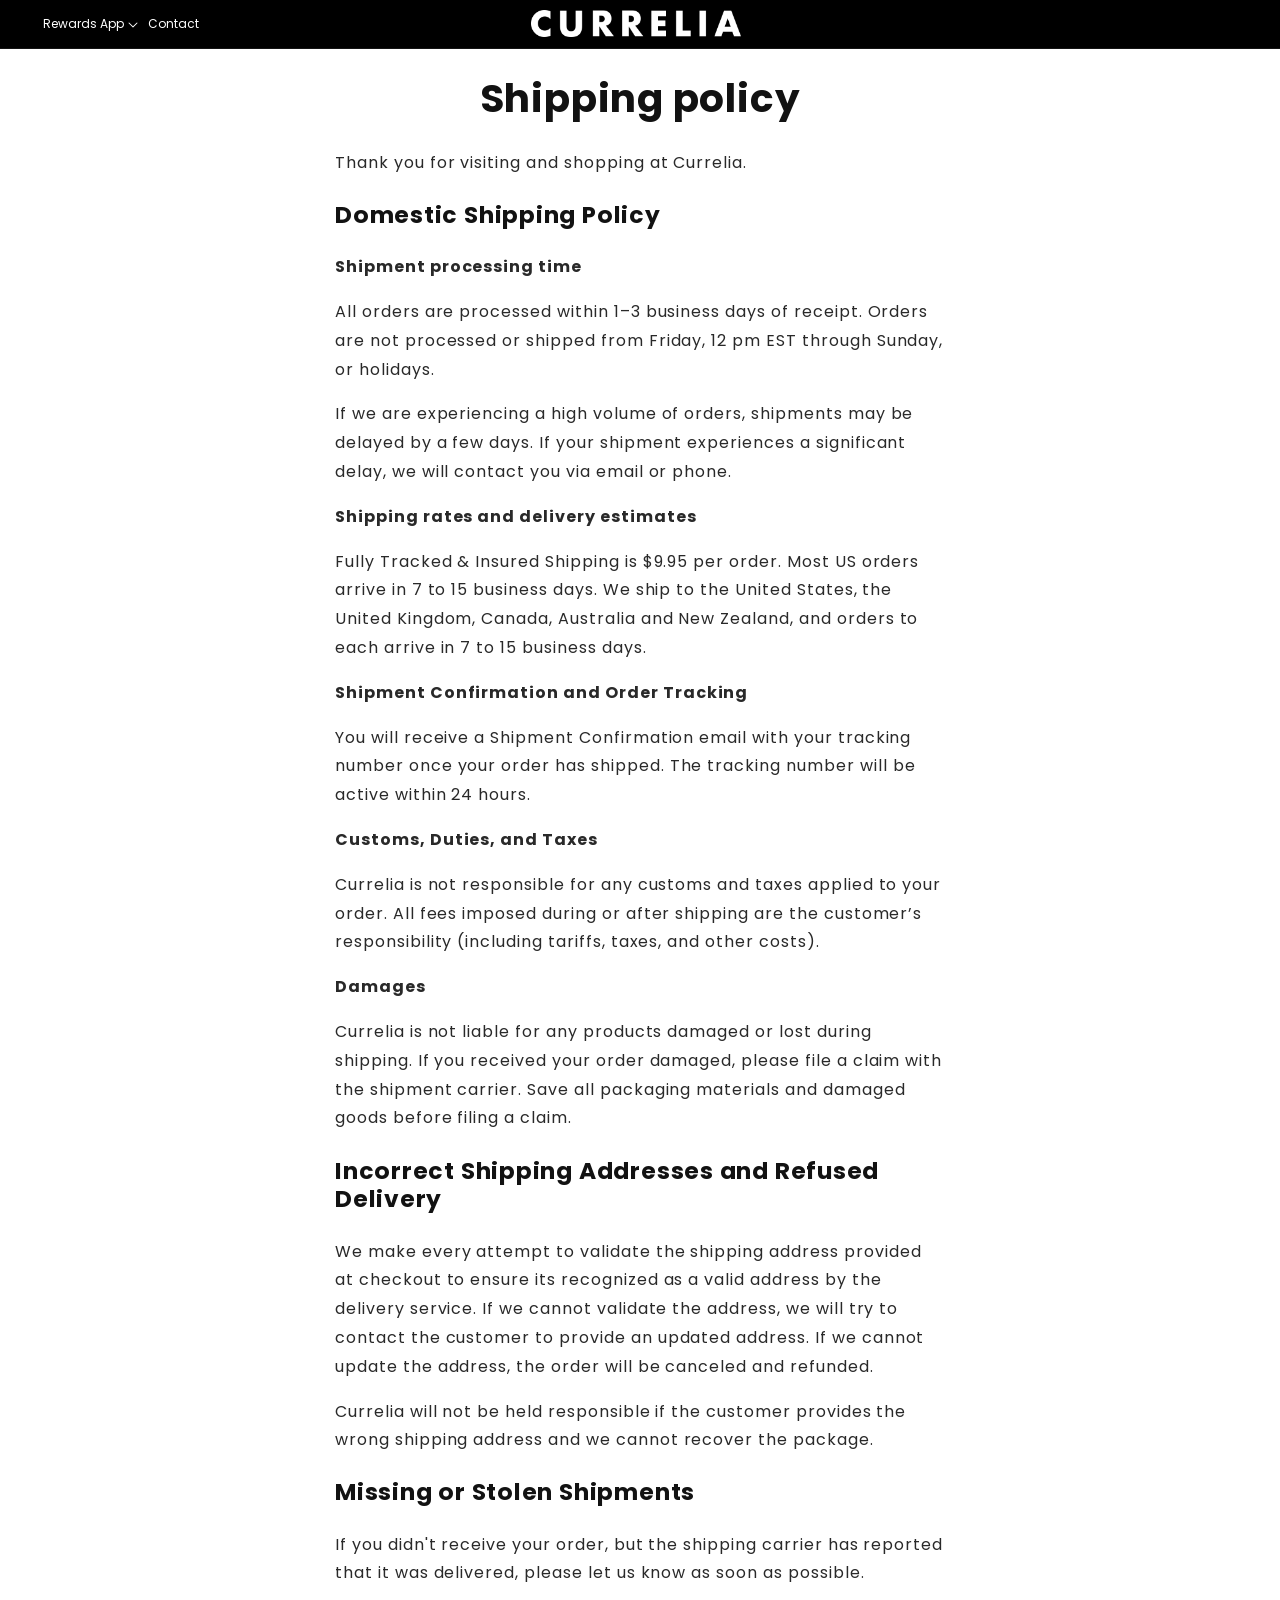
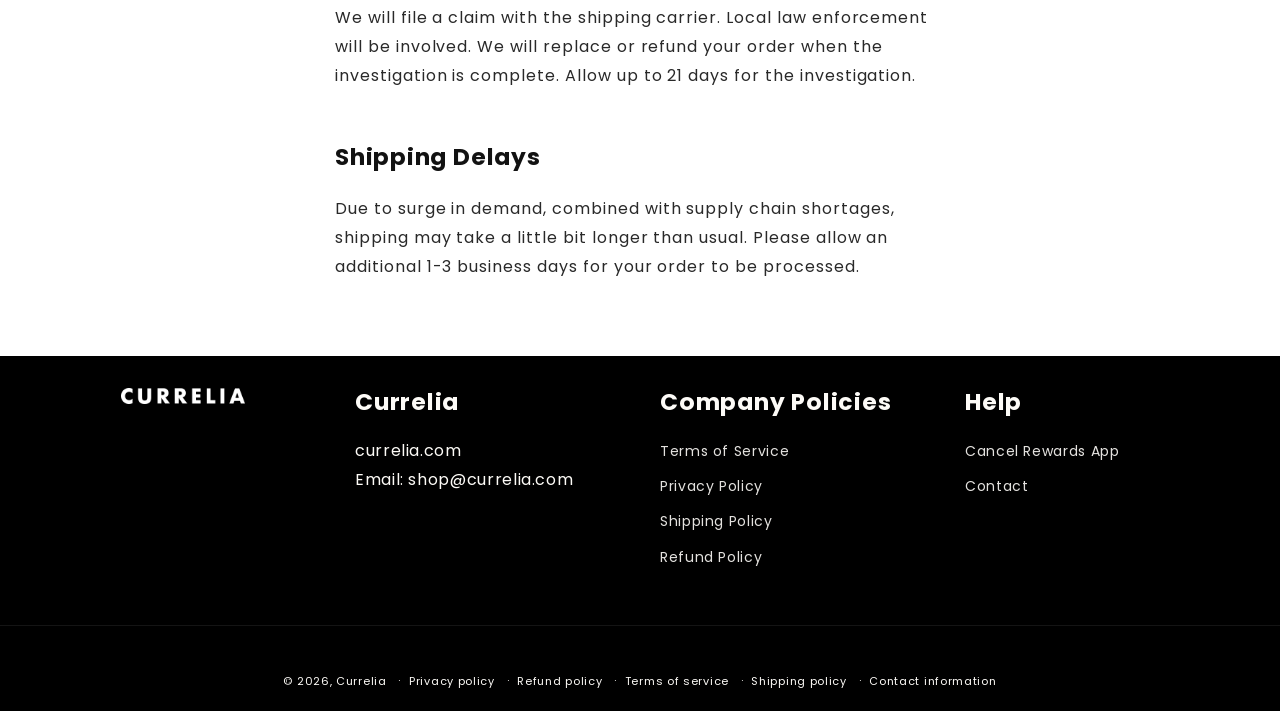
<file: policies/shipping-policy/index.html>
<!DOCTYPE html>
<html class="js" lang="en"><head><meta charset="utf-8"/><meta content="width=device-width, initial-scale=1" name="viewport"/><link data-precedence="default" href="/os/theme/pol_shipping.css" rel="stylesheet"/><title>Shipping policy – Currelia</title><meta content="noindex,follow" name="robots"/><meta content="https://currelia.com/policies/shipping-policy" property="og:url"/><meta content="Currelia" property="og:site_name"/><meta content="Currelia shipping policy." name="description"/><meta content="Shipping policy – Currelia" property="og:title"/><meta content="Currelia shipping policy." property="og:description"/><meta content="website" property="og:type"/><meta content="light" name="color-scheme"/><link href="https://currelia.com/policies/shipping-policy" rel="canonical"/><link href="/os/brand/favicon.png" rel="icon" sizes="192x192" type="image/png"/><link href="/os/brand/favicon.png" rel="apple-touch-icon" sizes="192x192"/><style>@media (max-width:999px){html:not([data-rdy]) .lz{display:none!important}}</style></head><body><!--$--><div class="gradient link-btns--glow action-btns--glow" style="--header-height:97px;--screen-height:900px"><a class="skip-to-content-link button visually-hidden" href="/">
      Skip to content
    </a>
<div class="shopify-section shopify-section-group-header-group section-header" id="shopify-section-sections--19456415957045__header">
<svg class="hidden" xmlns="http://www.w3.org/2000/svg">
<symbol fill="none" id="icon-search" viewbox="0 0 18 19">
<path clip-rule="evenodd" d="M11.03 11.68A5.784 5.784 0 112.85 3.5a5.784 5.784 0 018.18 8.18zm.26 1.12a6.78 6.78 0 11.72-.7l5.4 5.4a.5.5 0 11-.71.7l-5.41-5.4z" fill="currentColor" fill-rule="evenodd"></path>
</symbol>
<symbol class="icon icon-close" fill="none" id="icon-reset" stroke="currentColor" viewbox="0 0 18 18">
<circle cx="9" cy="9" r="8.5" stroke-opacity="0.2"></circle>
<path d="M6.82972 6.82915L1.17193 1.17097" stroke-linecap="round" stroke-linejoin="round" transform="translate(5 5)"></path>
<path d="M1.22896 6.88502L6.77288 1.11523" stroke-linecap="round" stroke-linejoin="round" transform="translate(5 5)"></path>
</symbol>
<symbol class="icon icon-close" fill="none" id="icon-close" viewbox="0 0 18 17">
<path d="M.865 15.978a.5.5 0 00.707.707l7.433-7.431 7.579 7.282a.501.501 0 00.846-.37.5.5 0 00-.153-.351L9.712 8.546l7.417-7.416a.5.5 0 10-.707-.708L8.991 7.853 1.413.573a.5.5 0 10-.693.72l7.563 7.268-7.418 7.417z" fill="currentColor">
</path></symbol>
</svg>
<style>.section-header .header-wrapper,.section-header .menu-drawer,.section-header .menu-drawer__submenu,.section-header .header__submenu{--color-foreground:255,255,255;--color-background:0,0,0;--gradient-background:#000000;background:#000000;color:#fff}.section-header .header__menu-item,.section-header .header__icon,.section-header .menu-drawer__menu-item,.section-header .menu-drawer__close-button,.section-header .menu-drawer__title{color:#fff}.section-header .header__heading-logo{filter:brightness(0) invert(1)}.section-header .header__submenu{border-color:rgba(255,255,255,.18);width:max-content;min-width:20rem}.section-header .header__inline-menu .header__menu-item{white-space:nowrap}@media (min-width:1200px){.section-header .header__inline-menu .list-menu--inline{flex-wrap:nowrap}.section-header .header .header__heading-link{max-width:21rem}.section-header .header__inline-menu .header__menu-item--main{padding-left:.5rem;padding-right:.5rem;font-size:1.2rem;letter-spacing:0}.section-header .header__inline-menu details>.header__menu-item--main{padding-right:1.9rem}.section-header .header__inline-menu details>.header__menu-item--main .icon-caret{right:.5rem}}@media (min-width:1366px){.section-header .header__inline-menu .header__menu-item--main{padding-left:.7rem;padding-right:.7rem;font-size:1.3rem;letter-spacing:.02rem}.section-header .header__inline-menu details>.header__menu-item--main{padding-right:2.2rem}.section-header .header__inline-menu details>.header__menu-item--main .icon-caret{right:.6rem}}@media (min-width:1440px){.section-header .header__inline-menu .header__menu-item--main{padding-left:.75rem;padding-right:.75rem;font-size:1.35rem;letter-spacing:.03rem}.section-header .header__inline-menu details>.header__menu-item--main{padding-right:2.3rem}}</style><sticky-header class="header-wrapper color-background-1 gradient header-wrapper--border-bottom" data-sticky-type="on-scroll-up">
<header class="header header--middle-center header--mobile-center page-width header--has-menu"><header-drawer data-breakpoint="tablet" data-desktop-type="dropdown">
<details class="menu-drawer-container" id="Details-menu-drawer-container">
<summary aria-controls="menu-drawer" aria-expanded="false" aria-label="Menu" class="header__icon header__icon--menu header__icon--summary link focus-inset" role="button">
<span>
<svg aria-hidden="true" class="icon icon-hamburger" fill="none" focusable="false" viewbox="0 0 18 16" xmlns="http://www.w3.org/2000/svg">
<path d="M1 .5a.5.5 0 100 1h15.71a.5.5 0 000-1H1zM.5 8a.5.5 0 01.5-.5h15.71a.5.5 0 010 1H1A.5.5 0 01.5 8zm0 7a.5.5 0 01.5-.5h15.71a.5.5 0 010 1H1a.5.5 0 01-.5-.5z" fill="currentColor">
</path></svg>
<svg aria-hidden="true" class="icon icon-close" fill="none" focusable="false" viewbox="0 0 18 17" xmlns="http://www.w3.org/2000/svg">
<path d="M.865 15.978a.5.5 0 00.707.707l7.433-7.431 7.579 7.282a.501.501 0 00.846-.37.5.5 0 00-.153-.351L9.712 8.546l7.417-7.416a.5.5 0 10-.707-.708L8.991 7.853 1.413.573a.5.5 0 10-.693.72l7.563 7.268-7.418 7.417z" fill="currentColor">
</path></svg>
</span>
</summary>
<div class="gradient menu-drawer motion-reduce color-background-1" id="menu-drawer" tabindex="-1">
<div class="menu-drawer__inner-container">
<div class="menu-drawer__mobile-content menu-drawer__title-and-close-btn">
<h3 class="menu-drawer__title">Menu</h3>
<button class="menu-drawer__close-btn menu-drawer__close-menu-btn header__icon header__icon--menu header__icon--summary link focus-inset">
<svg aria-hidden="true" class="icon icon-close" fill="none" focusable="false" viewbox="0 0 18 17" xmlns="http://www.w3.org/2000/svg">
<path d="M.865 15.978a.5.5 0 00.707.707l7.433-7.431 7.579 7.282a.501.501 0 00.846-.37.5.5 0 00-.153-.351L9.712 8.546l7.417-7.416a.5.5 0 10-.707-.708L8.991 7.853 1.413.573a.5.5 0 10-.693.72l7.563 7.268-7.418 7.417z" fill="currentColor">
</path></svg>
</button>
</div>
<div class="menu-drawer__navigation-container">
<nav class="menu-drawer__navigation">
<ul class="menu-drawer__menu has-submenu list-menu" role="list"><li class="lz"><details id="Details-menu-drawer-menu-item-3"><summary class="menu-drawer__menu-item list-menu__item link link--text focus-inset">Rewards App<svg aria-hidden="true" class="icon icon-arrow" fill="none" focusable="false" viewbox="0 0 14 10" xmlns="http://www.w3.org/2000/svg"><path clip-rule="evenodd" d="M8.537.808a.5.5 0 01.817-.162l4 4a.5.5 0 010 .708l-4 4a.5.5 0 11-.708-.708L11.793 5.5H1a.5.5 0 010-1h10.793L8.646 1.354a.5.5 0 01-.109-.546z" fill="currentColor" fill-rule="evenodd"></path></svg><svg aria-hidden="true" class="icon icon-caret" focusable="false" viewbox="0 0 10 6"><path clip-rule="evenodd" d="M9.354.646a.5.5 0 00-.708 0L5 4.293 1.354.646a.5.5 0 00-.708.708l4 4a.5.5 0 00.708 0l4-4a.5.5 0 000-.708z" fill="currentColor" fill-rule="evenodd"></path></svg></summary><div class="menu-drawer__submenu has-submenu gradient motion-reduce" id="link-rewards-app" tabindex="-1"><div class="menu-drawer__inner-submenu"><button aria-expanded="true" class="menu-drawer__close-button link link--text focus-inset"><svg aria-hidden="true" class="icon icon-arrow" fill="none" focusable="false" viewbox="0 0 14 10" xmlns="http://www.w3.org/2000/svg"><path clip-rule="evenodd" d="M8.537.808a.5.5 0 01.817-.162l4 4a.5.5 0 010 .708l-4 4a.5.5 0 11-.708-.708L11.793 5.5H1a.5.5 0 010-1h10.793L8.646 1.354a.5.5 0 01-.109-.546z" fill="currentColor" fill-rule="evenodd"></path></svg>Rewards App</button><ul class="menu-drawer__menu list-menu" role="list" tabindex="-1"><li><a class="menu-drawer__menu-item link link--text list-menu__item focus-inset" href="mailto:shop@currelia.com?subject=Cancel%20Rewards%20App">Cancel Rewards App</a></li></ul></div></div></details></li><li><a class="menu-drawer__menu-item list-menu__item link link--text focus-inset" href="/">Contact</a></li></ul>
</nav>
<div class="menu-drawer__utility-links"><ul class="list list-social list-unstyled" role="list"></ul>
</div>
</div>
</div>
</div>
</details>
</header-drawer>
<nav class="header__inline-menu">
<ul class="list-menu list-menu--inline" role="list"><li class="lz"><header-menu><details id="Details-HeaderMenu-3"><summary class="header__menu-item header__menu-item--main list-menu__item link focus-inset"><span>Rewards App</span><svg aria-hidden="true" class="icon icon-caret" focusable="false" viewbox="0 0 10 6"><path clip-rule="evenodd" d="M9.354.646a.5.5 0 00-.708 0L5 4.293 1.354.646a.5.5 0 00-.708.708l4 4a.5.5 0 00.708 0l4-4a.5.5 0 000-.708z" fill="currentColor" fill-rule="evenodd"></path></svg></summary><ul class="header__submenu list-menu list-menu--disclosure gradient caption-large motion-reduce global-settings-popup" id="HeaderMenu-MenuList-3" role="list" tabindex="-1"><li><a class="header__menu-item list-menu__item link link--text focus-inset caption-large" href="mailto:shop@currelia.com?subject=Cancel%20Rewards%20App">Cancel Rewards App</a></li></ul></details></header-menu></li><li><a class="header__menu-item header__menu-item--main list-menu__item link link--text focus-inset" href="/"><span>Contact</span></a></li></ul>
</nav>
<a class="header__heading-link link link--text focus-inset media media--transparent ratio" href="/" style="--ratio-percent: 12.79%"><img alt="Currelia" class="header__heading-logo header__heading-logo--main" height="31" src="/os/brand/currelia-wordmark.png" width="200"/>
</a><div class="header__icons">

</div>
</header>
</sticky-header>
</div>
<main class="content-for-layout focus-none" id="MainContent" role="main" tabindex="-1">
<div class="shopify-policy__container">
<div class="shopify-policy__title">
<h1>Shipping policy</h1>
</div>
<div class="shopify-policy__body">
<div class="rte">
<p><span style="font-weight:400;">Thank you for visiting and shopping at<span> Currelia</span>.</span></p>
<h3><b>Domestic Shipping Policy</b></h3>
<p><b>Shipment processing time</b></p>
<p><span style="font-weight:400;">All orders are processed within 1–3 business days of receipt. Orders are not processed or shipped from Friday, 12 pm EST through Sunday, or holidays.</span></p>
<p><span style="font-weight:400;">If we are experiencing a high volume of orders, shipments may be delayed by a few days. If your shipment experiences a significant delay, we will contact you via email or phone.</span></p>
<p><b>Shipping rates and delivery estimates</b></p>
<p><span style="font-weight:400;">Fully Tracked &amp; Insured Shipping is $9.95 per order. Most US orders arrive in 7 to 15 business days. We ship to the United States, the United Kingdom, Canada, Australia and New Zealand, and orders to each arrive in 7 to 15 business days.</span></p>
<p><b>Shipment Confirmation and Order Tracking</b></p>
<p><span style="font-weight:400;">You will receive a Shipment Confirmation email with your tracking number once your order has shipped. The tracking number will be active within 24 hours.</span></p>
<p><b>Customs, Duties, and Taxes</b></p>
<p><span style="font-weight:400;"><span>Currelia </span>is not responsible for any customs and taxes applied to your order. All fees imposed during or after shipping are the customer’s responsibility (including tariffs, taxes, and other costs).</span></p>
<p><b>Damages</b></p>
<p><span style="font-weight:400;"><span>Currelia </span>is not liable for any products damaged or lost during shipping. If you received your order damaged, please file a claim with the shipment carrier. Save all packaging materials and damaged goods before filing a claim.</span><b></b></p>
<h3><b>Incorrect Shipping Addresses and Refused Delivery</b></h3>
<p><span style="font-weight:400;">We make every attempt to validate the shipping address provided at checkout to ensure its recognized as a valid address by the delivery service. If we cannot validate the address, we will try to contact the customer to provide an updated address. If we cannot update the address, the order will be canceled and refunded.</span></p>
<p><span style="font-weight:400;">Currelia will not be held responsible if the customer provides the wrong shipping address and we cannot recover the package.</span></p>
<h3><b>Missing or Stolen Shipments</b></h3>
<p><span style="font-weight:400;">If you didn't receive your order, but the shipping carrier has reported that it was delivered, please let us know as soon as possible.</span></p>
<p><span style="font-weight:400;">We will file a claim with the shipping carrier. Local law enforcement will be involved. We will replace or refund your order when the investigation is complete. Allow up to 21 days for the investigation.</span></p>
<h3><span style="font-weight:400;"><br/><strong>Shipping Delays</strong></span></h3>
<p>Due to surge in demand, combined with supply chain shortages, shipping may take a little bit longer than usual. Please allow an additional 1-3 business days for your order to be processed. </p>
<p> </p>
</div>
</div>
</div>
</main>
<div class="shopify-section shopify-section-group-footer-group" id="shopify-section-sections--19456415924277__footer">
<footer class="footer currelia-store-footer">
<style>
.currelia-store-footer {
  --color-foreground: 253, 251, 247;
  --color-background: 0, 0, 0;
  --grid-desktop-horizontal-spacing: 40px;
  --grid-mobile-horizontal-spacing: 20px;
  --font-heading-scale: 1.3;
  margin: 0;
  padding: 0 0 20px;
  background: #000000;
  color: #fdfbf7;
  font-family: Poppins, sans-serif;
  font-size: 16px;
  font-style: normal;
  font-weight: 400;
  line-height: 1.8;
  letter-spacing: .04em;
}
.currelia-store-footer .store-footer-main { padding-top: 32px; border-bottom: 1px solid rgba(253,251,247,.08); }
.currelia-store-footer .page-width { max-width: 1400px; margin: 0 auto; padding-left: 50px; padding-right: 50px; }
.currelia-store-footer .footer-block__heading { color: #fdfbf7; font-family: Poppins, sans-serif; font-weight: 700; }
.currelia-store-footer .rte a,
.currelia-store-footer .rte a:visited,
.currelia-store-footer .rte a:hover { color: #fdfbf7; }
.currelia-store-footer .footer-block__image-wrapper { max-width: min(100%, 124px); border: 0; border-radius: 0; }
.currelia-store-footer .footer-block__image-wrapper img { width: 100%; height: auto; border-radius: 0; filter: brightness(0) invert(1); }
.currelia-store-footer .footer__content-bottom { border-top: 0; }
@media screen and (max-width: 749px) {
  .currelia-store-footer { padding-bottom: 15px; font-size: 15px; }
  .currelia-store-footer .store-footer-main { padding-top: 24px; }
  .currelia-store-footer .page-width { padding-left: 15px; padding-right: 15px; }
}
</style>
<div class="store-footer-main">
<div class="footer__content-top page-width"><div class="footer__blocks-wrapper grid">
<div class="footer-block grid__item footer-block--desktop-3 footer-block--mobile-2">
<div class="footer-block__details-content footer-block-image center"><div class="footer-block__image-wrapper global-media-settings">
<img alt="Currelia" height="176" loading="lazy" src="/os/brand/currelia-wordmark.png" width="1376"/>
</div></div>
</div>
<div class="footer-block grid__item footer-block--desktop-3 footer-block--mobile-2">
<h2 class="footer-block__heading">Currelia</h2>
<div class="footer-block__details-content rte"><p><a href="https://currelia.com">currelia.com</a><br/>Email: shop@currelia.com</p></div>
</div>
<div class="footer-block grid__item footer-block--menu footer-block--desktop-3 footer-block--mobile-2">
<h2 class="footer-block__heading">Company Policies</h2>
<ul class="footer-block__details-content list-unstyled">
<li><a class="link link--text list-menu__item list-menu__item--link" href="/policies/terms-of-service">Terms of Service</a></li>
<li><a class="link link--text list-menu__item list-menu__item--link" href="/policies/privacy-policy">Privacy Policy</a></li>
<li><a class="link link--text list-menu__item list-menu__item--link" href="/policies/shipping-policy">Shipping Policy</a></li>
<li><a class="link link--text list-menu__item list-menu__item--link" href="/policies/refund-policy">Refund Policy</a></li>

</ul>
</div>
<div class="footer-block grid__item footer-block--menu footer-block--desktop-3 footer-block--mobile-2">
<h2 class="footer-block__heading">Help</h2>
<ul class="footer-block__details-content list-unstyled">
<li class="lz"><a class="link link--text list-menu__item list-menu__item--link" href="mailto:shop@currelia.com?subject=Cancel%20Rewards%20App">Cancel Rewards App</a></li>

<li><a class="link link--text list-menu__item list-menu__item--link" href="/">Contact</a></li>

</ul>
</div>
</div></div>
</div>
<div class="footer__content-bottom">
<div class="footer__content-bottom-wrapper page-width"><div class="footer__column footer__localization isolate"></div><div class="footer__column footer__column--info"></div></div>
<div class="footer__content-bottom-wrapper page-width"><div class="footer__copyright caption">
<small class="copyright__content">© 2026, <a href="/">Currelia</a></small>
<ul class="policies list-unstyled">
<li><small class="copyright__content"><a href="/policies/privacy-policy">Privacy policy</a></small></li>
<li><small class="copyright__content"><a href="/policies/refund-policy">Refund policy</a></small></li>
<li><small class="copyright__content"><a href="/policies/terms-of-service">Terms of service</a></small></li>
<li><small class="copyright__content"><a href="/policies/shipping-policy">Shipping policy</a></small></li>
<li><small class="copyright__content"><a href="/policies/contact-information">Contact information</a></small></li>
</ul>
</div></div>
</div>
</footer>
</div>
<ul hidden="">
<li id="a11y-refresh-page-message">Choosing a selection results in a full page refresh.</li>
<li id="a11y-new-window-message">Opens in a new window.</li>
</ul>
<div class="shopify-block shopify-app-block" id="shopify-block-ANGtrVkhGc2dNU1FHT__1143683040400472741">
</div><div class="shopify-block shopify-app-block" id="shopify-block-AbmR4ZVhWZXJvS2NJQ__2786716548061469553">
</div><div class="shopify-block shopify-app-block" id="shopify-block-Aa3VDWldqR2hLcjJYa__17931597366502870179">
</div>
<style>main .rte a,main .rte span{overflow-wrap:anywhere}@media (min-width:750px) and (max-width:989px){.card__heading,.card__heading a{font-size:1.25rem;letter-spacing:0;word-break:normal;overflow-wrap:normal}.icon-with-text .h4{font-size:1.15rem;letter-spacing:0;word-break:normal;overflow-wrap:normal}}@media (min-width:990px) and (max-width:1199px){.header__inline-menu .header__menu-item{padding-left:.7rem;padding-right:.7rem;font-size:1.25rem;letter-spacing:.02em;white-space:nowrap}}</style></div><!--/$--></body></html>
</file>
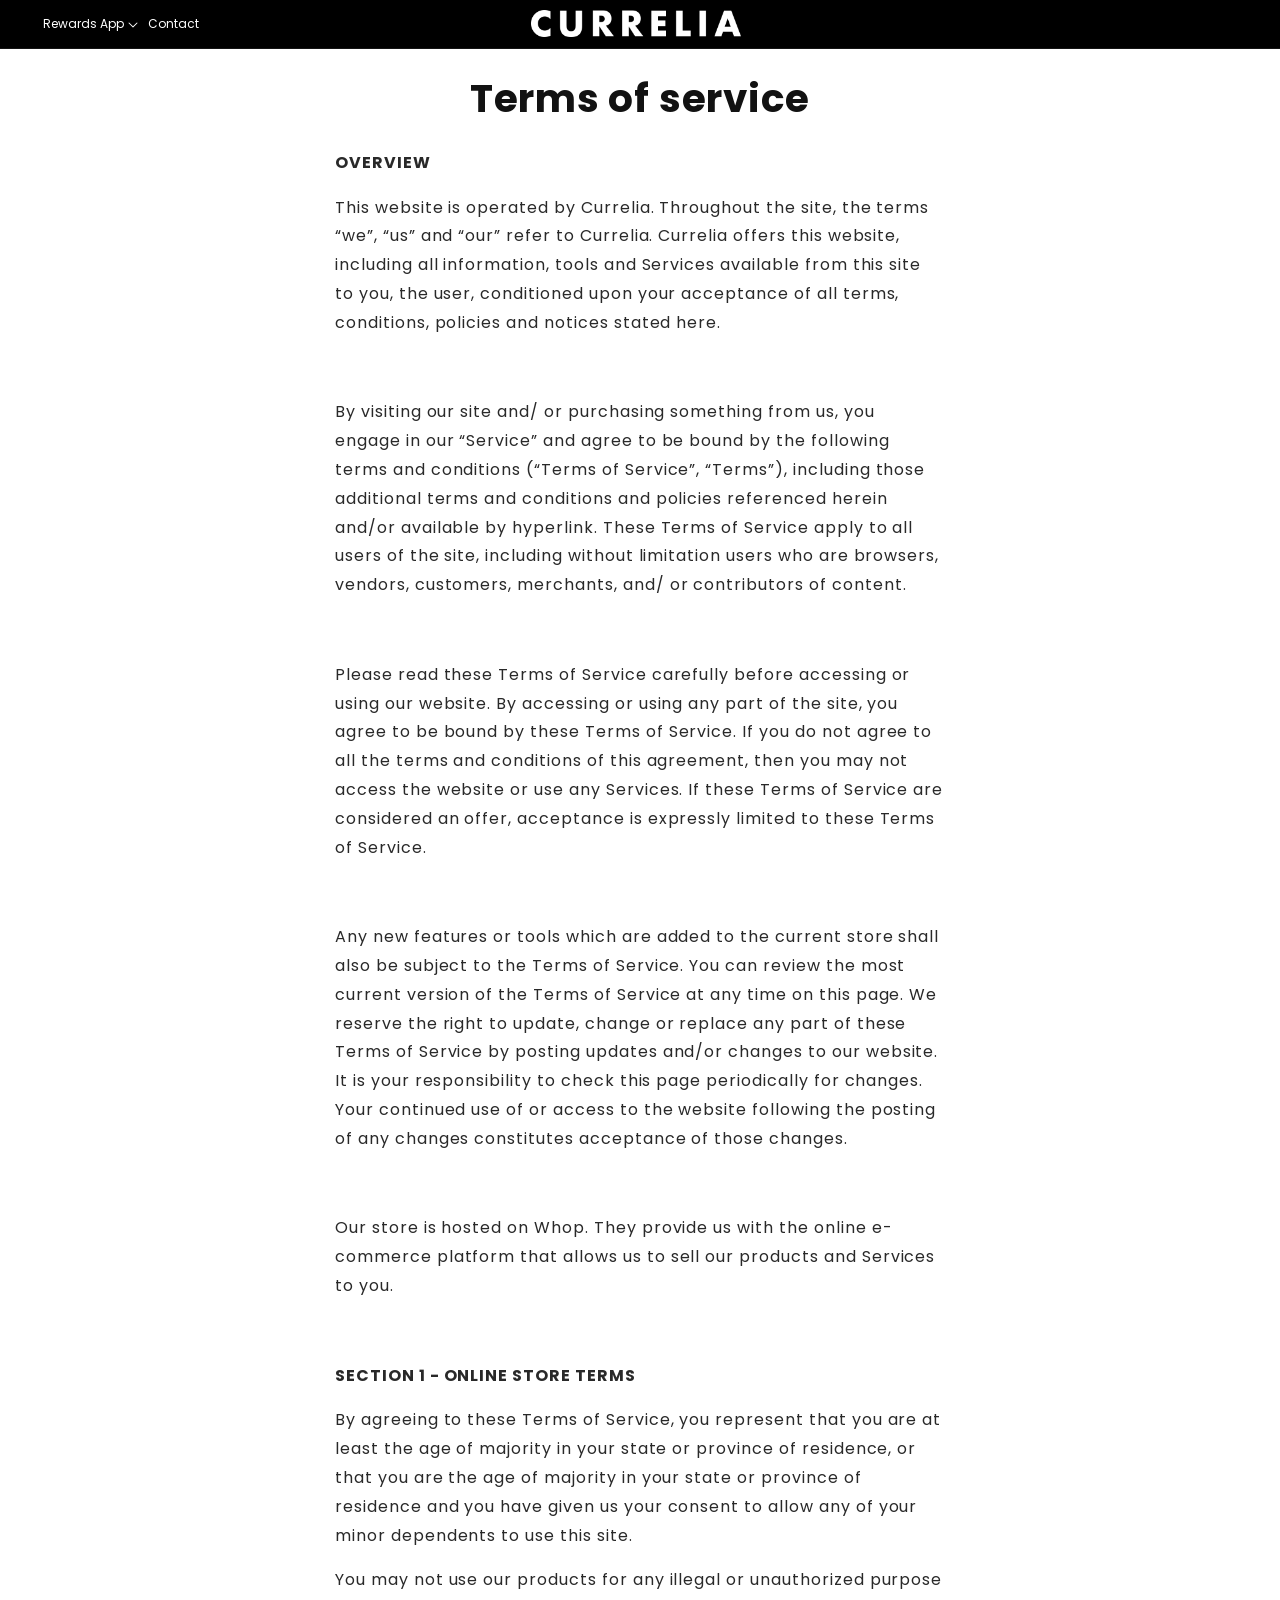
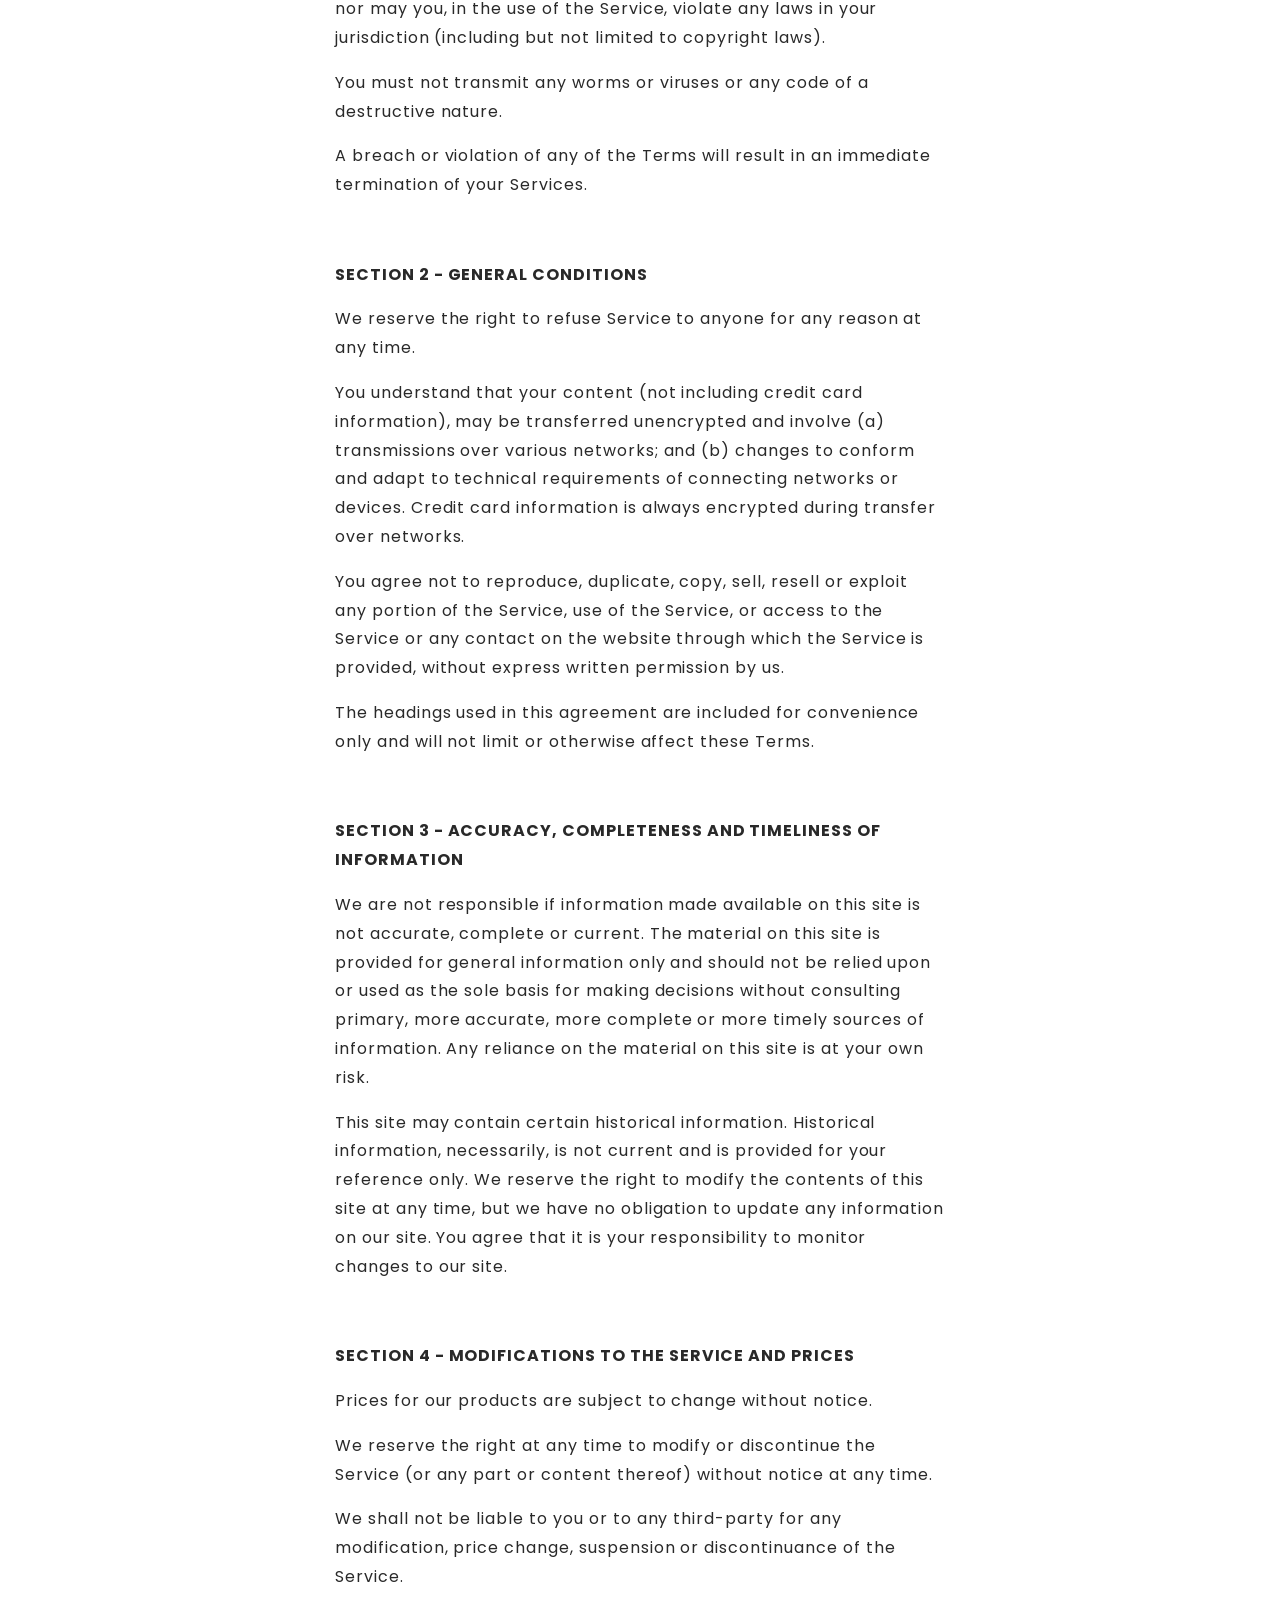
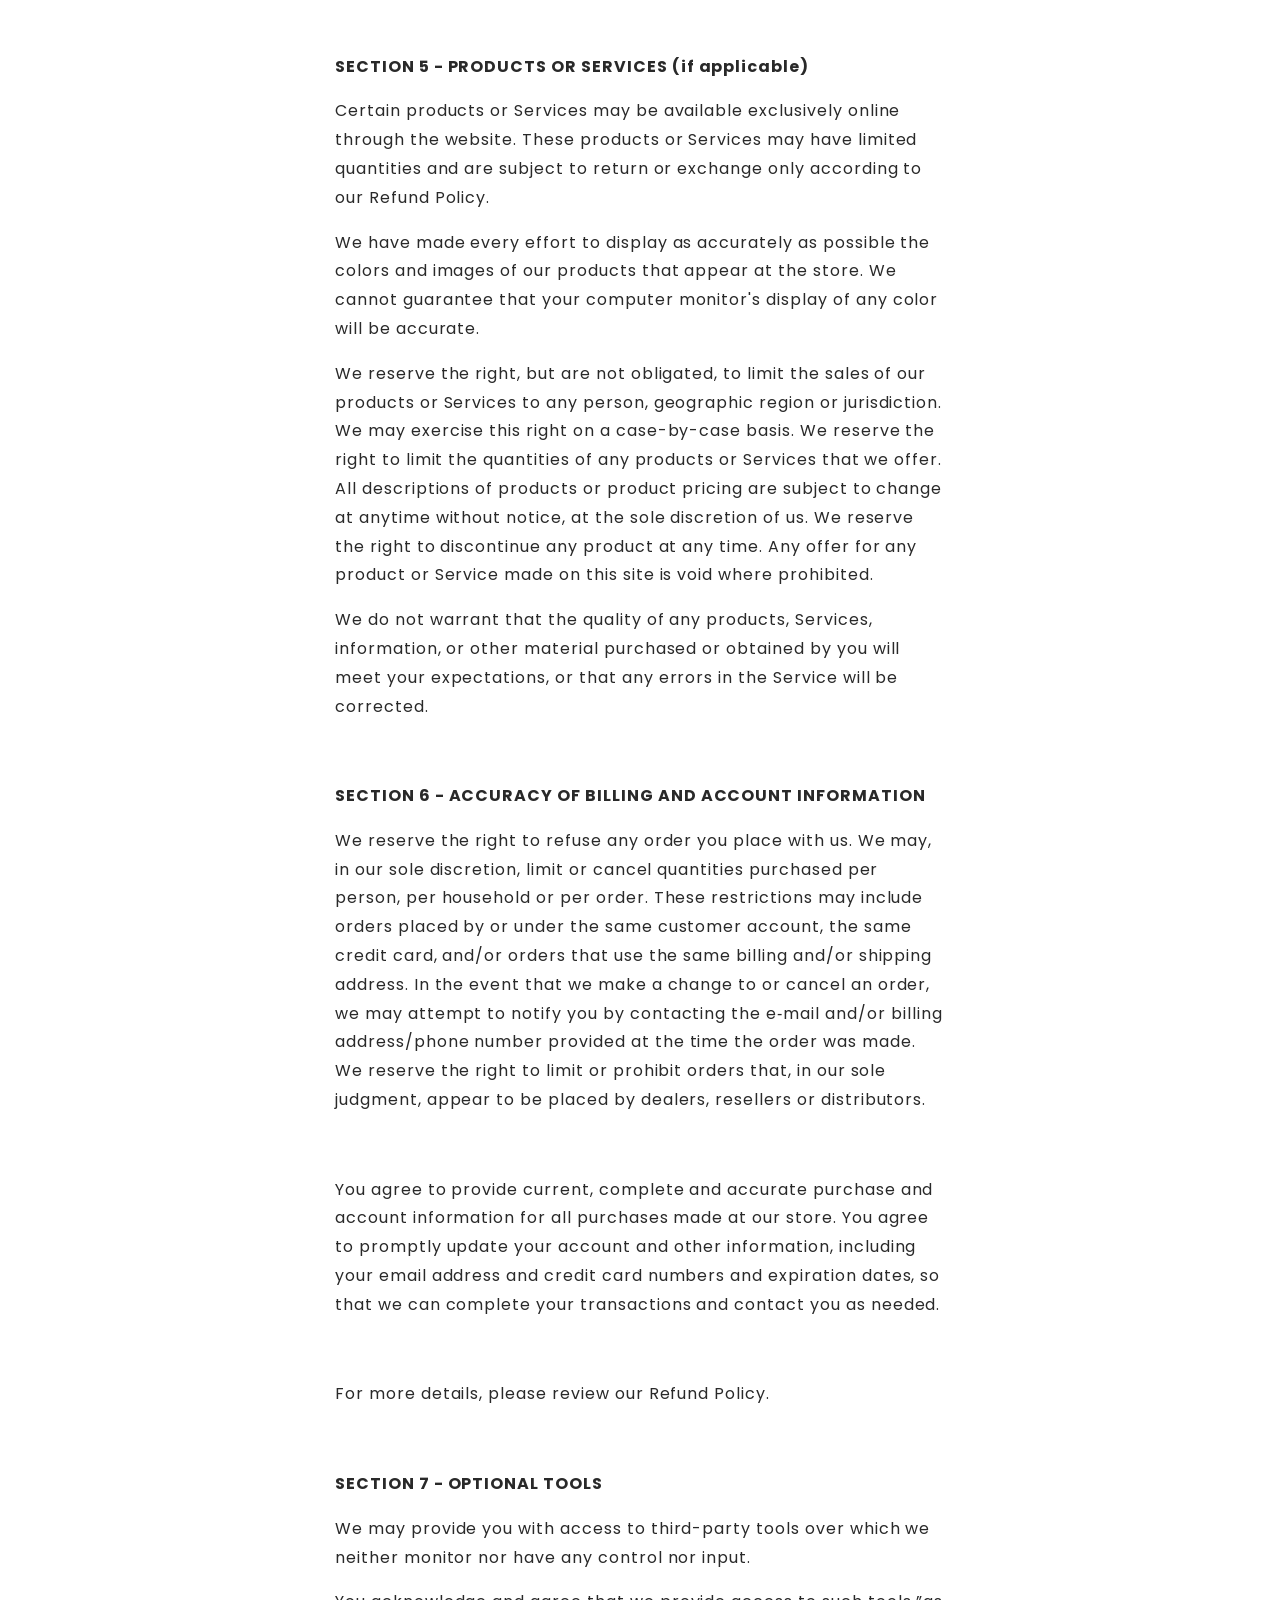
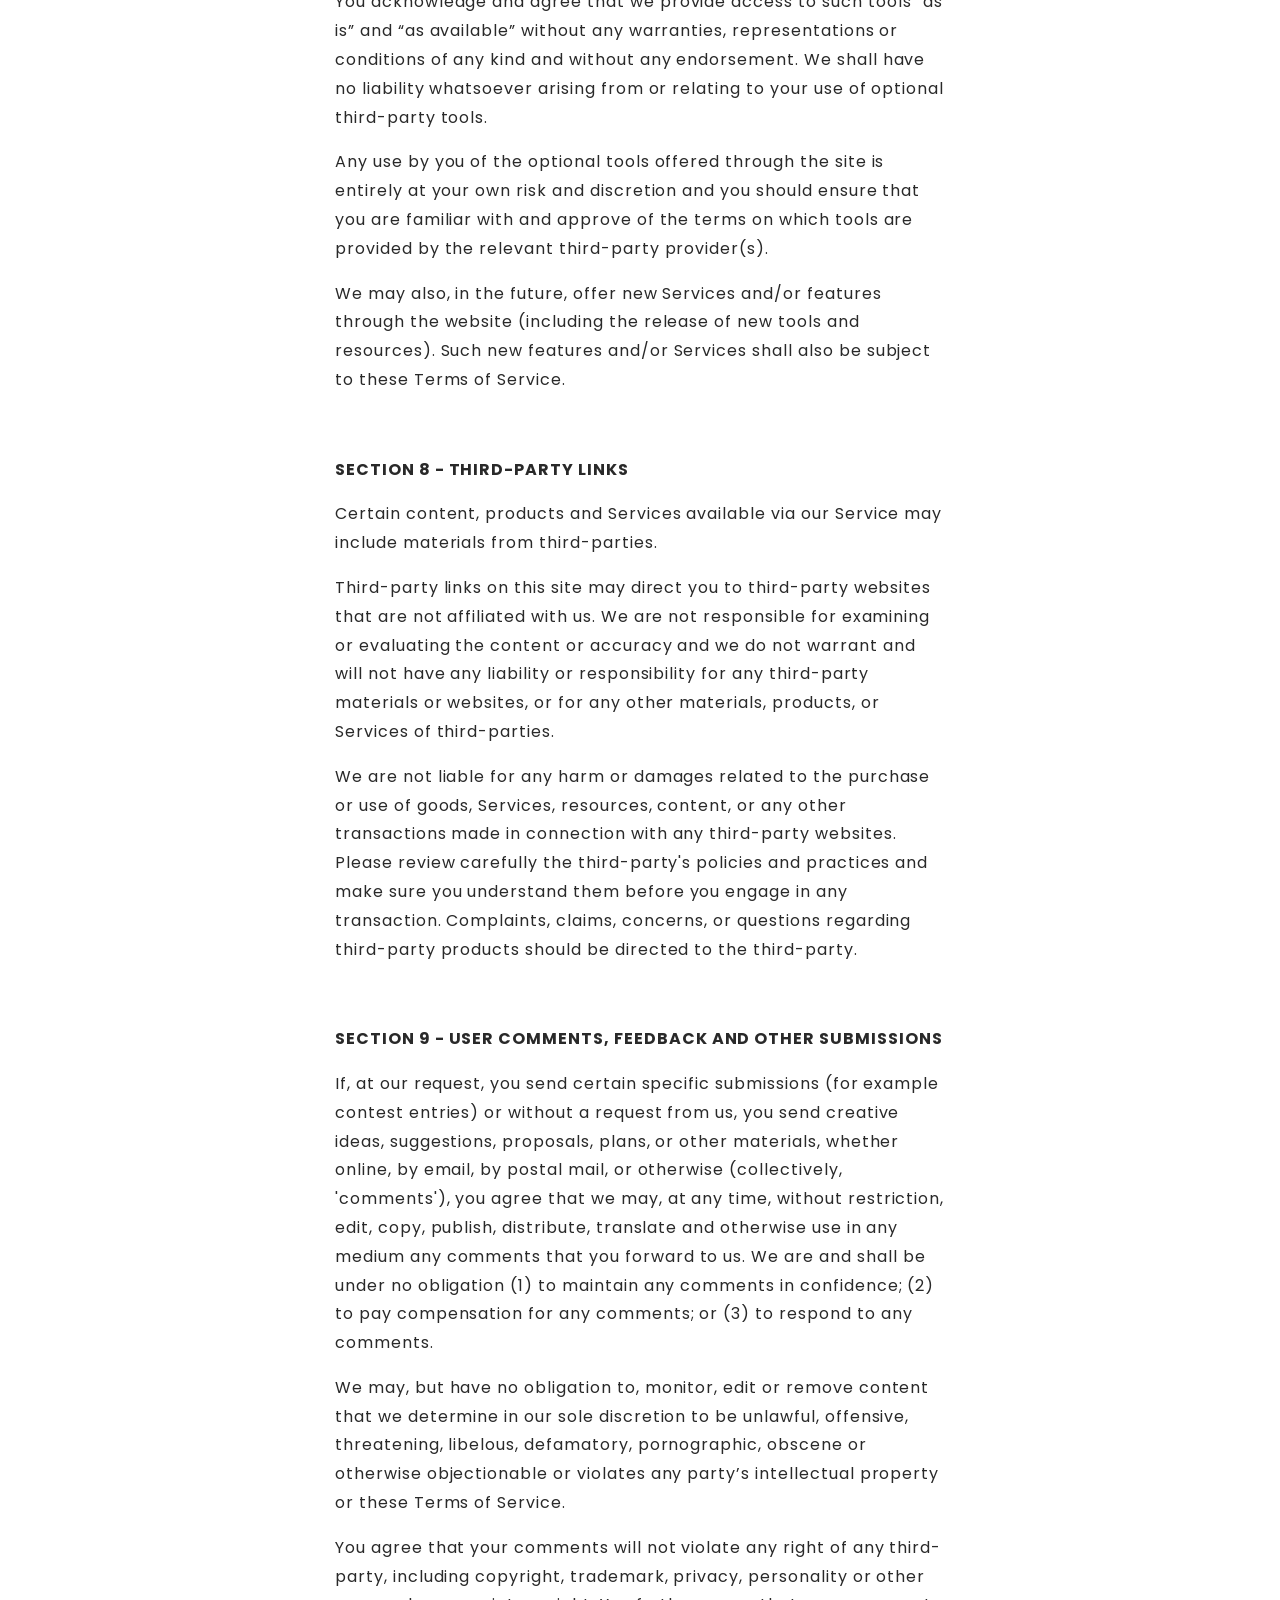
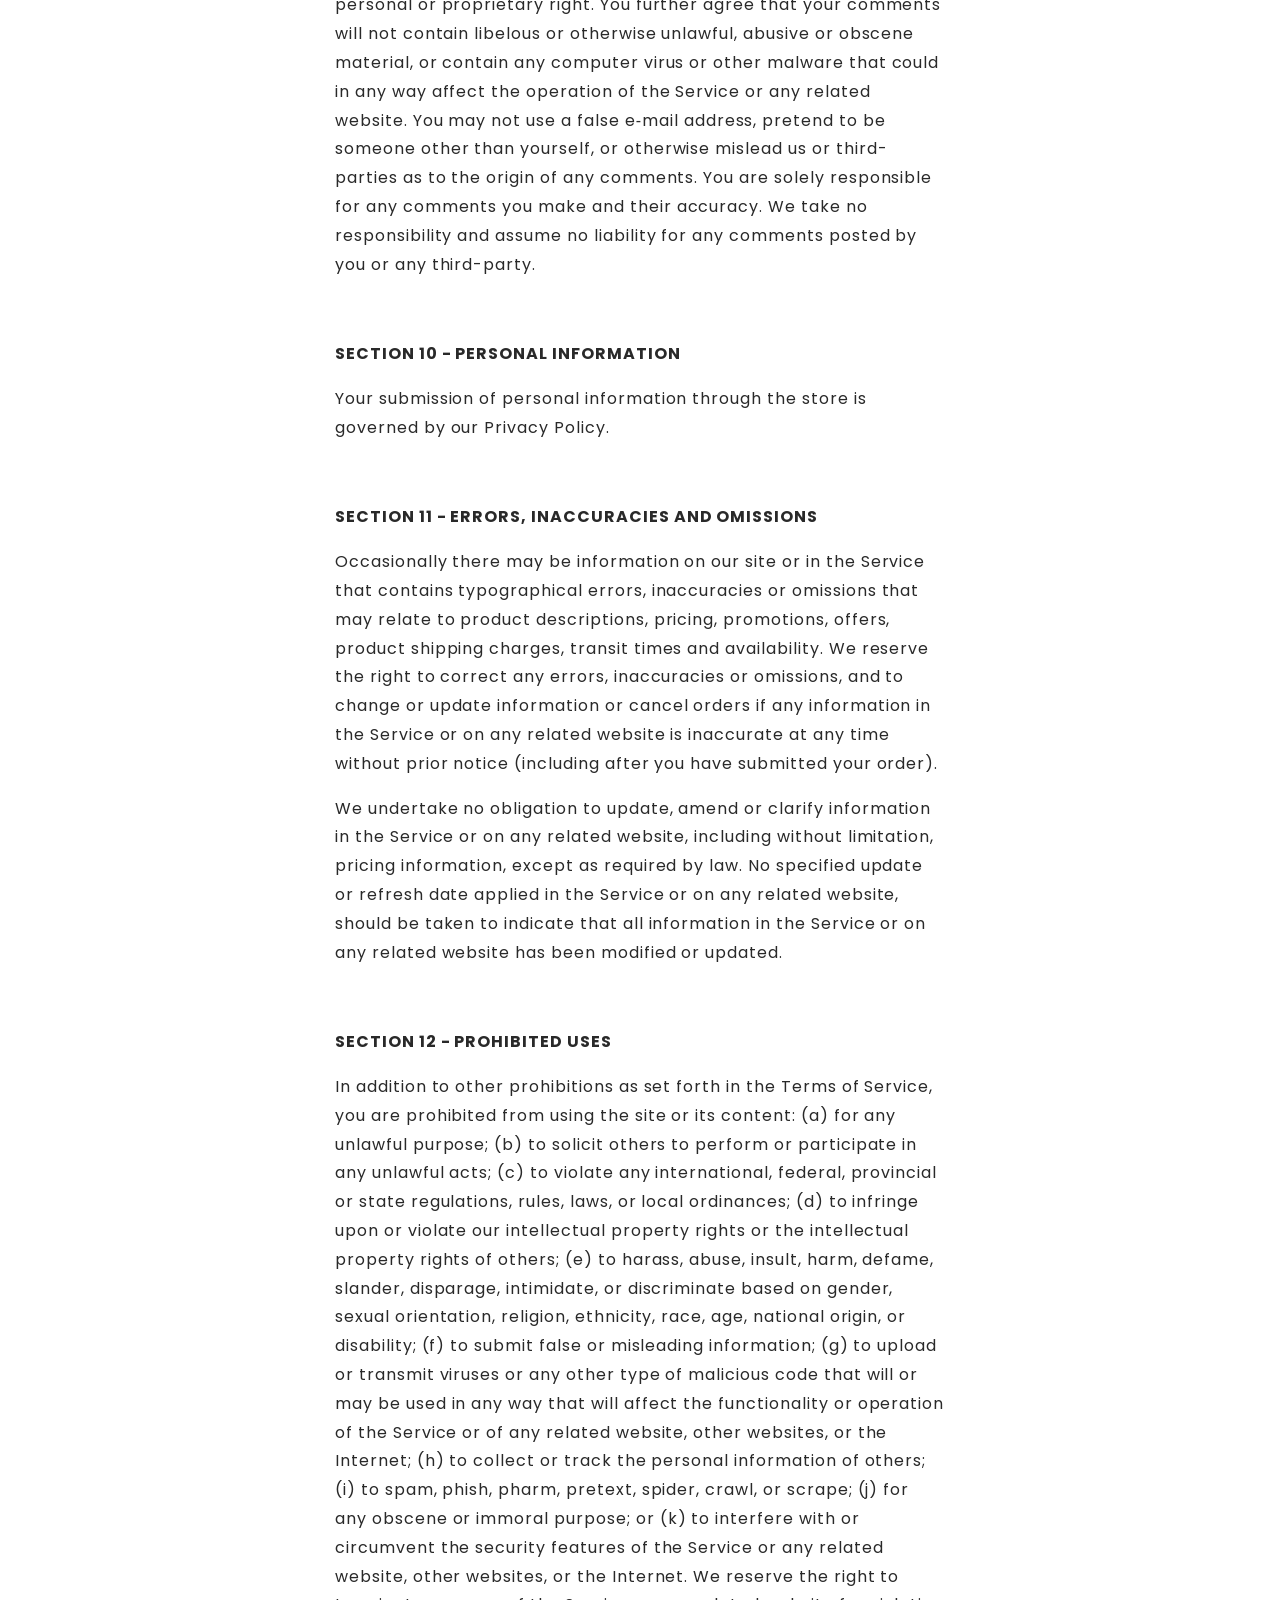
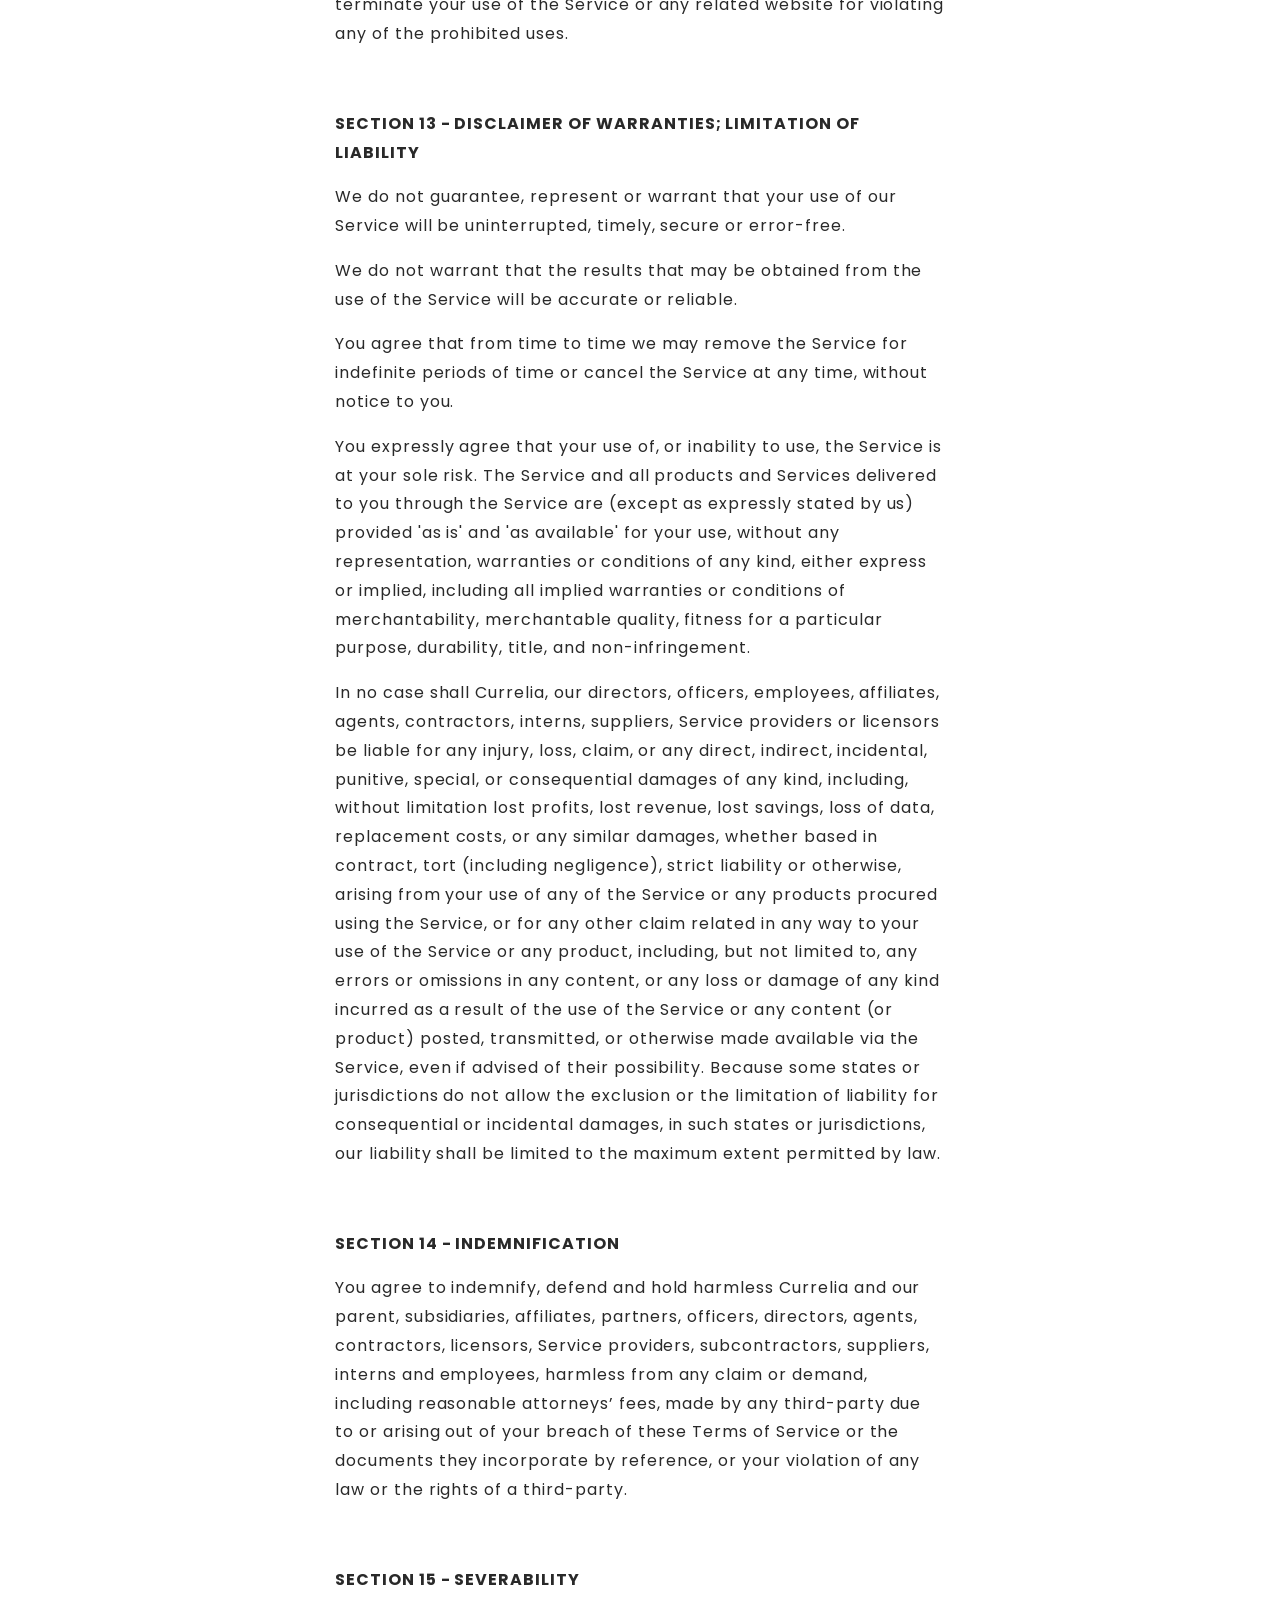
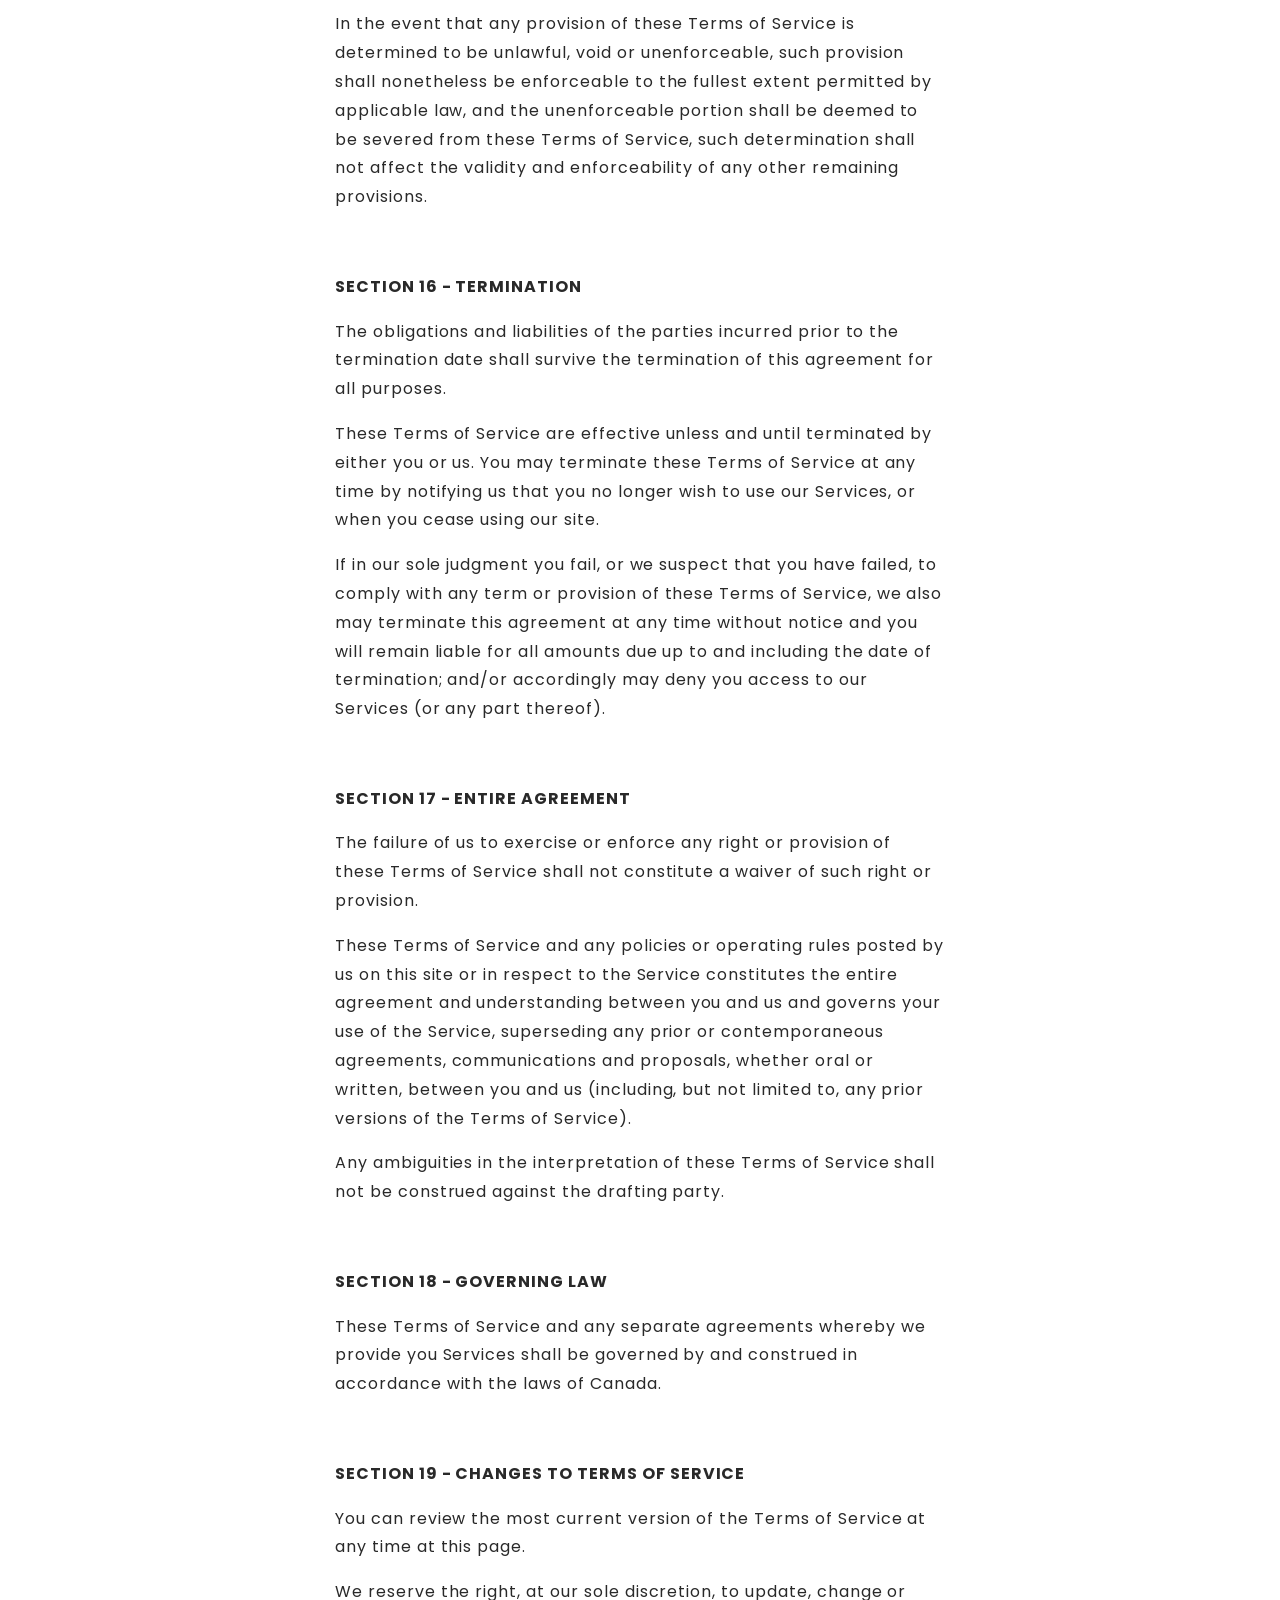
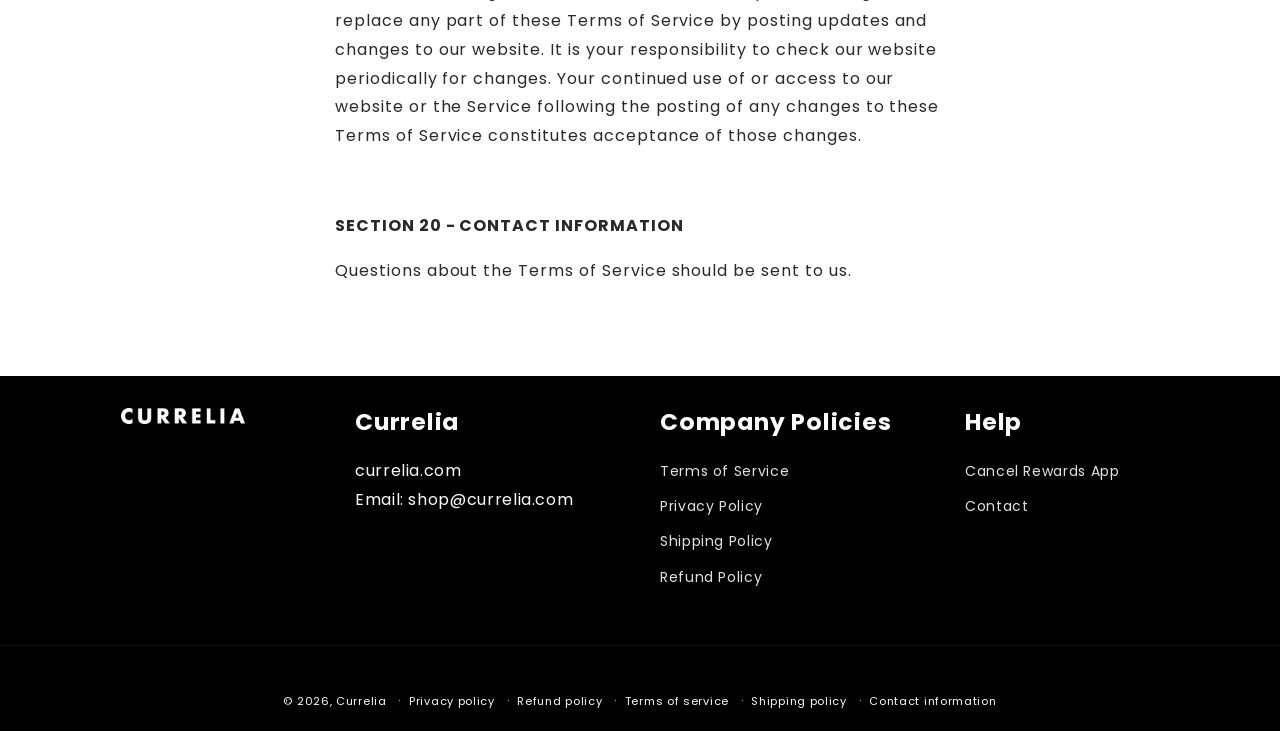
<file: policies/terms-of-service/index.html>
<!DOCTYPE html>
<html class="js" lang="en"><head><meta charset="utf-8"/><meta content="width=device-width, initial-scale=1" name="viewport"/><link data-precedence="default" href="/os/theme/pol_terms.css" rel="stylesheet"/><title>Terms of service – Currelia</title><meta content="noindex,follow" name="robots"/><meta content="https://currelia.com/policies/terms-of-service" property="og:url"/><meta content="Currelia" property="og:site_name"/><meta content="Currelia terms of service." name="description"/><meta content="Terms of service – Currelia" property="og:title"/><meta content="Currelia terms of service." property="og:description"/><meta content="website" property="og:type"/><meta content="light" name="color-scheme"/><link href="https://currelia.com/policies/terms-of-service" rel="canonical"/><link href="/os/brand/favicon.png" rel="icon" sizes="192x192" type="image/png"/><link href="/os/brand/favicon.png" rel="apple-touch-icon" sizes="192x192"/><style>@media (max-width:999px){html:not([data-rdy]) .lz{display:none!important}}</style></head><body><!--$--><div class="gradient link-btns--glow action-btns--glow" style="--header-height:97px;--screen-height:900px"><a class="skip-to-content-link button visually-hidden" href="/">
      Skip to content
    </a>
<div class="shopify-section shopify-section-group-header-group section-header" id="shopify-section-sections--19456415957045__header">
<svg class="hidden" xmlns="http://www.w3.org/2000/svg">
<symbol fill="none" id="icon-search" viewbox="0 0 18 19">
<path clip-rule="evenodd" d="M11.03 11.68A5.784 5.784 0 112.85 3.5a5.784 5.784 0 018.18 8.18zm.26 1.12a6.78 6.78 0 11.72-.7l5.4 5.4a.5.5 0 11-.71.7l-5.41-5.4z" fill="currentColor" fill-rule="evenodd"></path>
</symbol>
<symbol class="icon icon-close" fill="none" id="icon-reset" stroke="currentColor" viewbox="0 0 18 18">
<circle cx="9" cy="9" r="8.5" stroke-opacity="0.2"></circle>
<path d="M6.82972 6.82915L1.17193 1.17097" stroke-linecap="round" stroke-linejoin="round" transform="translate(5 5)"></path>
<path d="M1.22896 6.88502L6.77288 1.11523" stroke-linecap="round" stroke-linejoin="round" transform="translate(5 5)"></path>
</symbol>
<symbol class="icon icon-close" fill="none" id="icon-close" viewbox="0 0 18 17">
<path d="M.865 15.978a.5.5 0 00.707.707l7.433-7.431 7.579 7.282a.501.501 0 00.846-.37.5.5 0 00-.153-.351L9.712 8.546l7.417-7.416a.5.5 0 10-.707-.708L8.991 7.853 1.413.573a.5.5 0 10-.693.72l7.563 7.268-7.418 7.417z" fill="currentColor">
</path></symbol>
</svg>
<style>.section-header .header-wrapper,.section-header .menu-drawer,.section-header .menu-drawer__submenu,.section-header .header__submenu{--color-foreground:255,255,255;--color-background:0,0,0;--gradient-background:#000000;background:#000000;color:#fff}.section-header .header__menu-item,.section-header .header__icon,.section-header .menu-drawer__menu-item,.section-header .menu-drawer__close-button,.section-header .menu-drawer__title{color:#fff}.section-header .header__heading-logo{filter:brightness(0) invert(1)}.section-header .header__submenu{border-color:rgba(255,255,255,.18);width:max-content;min-width:20rem}.section-header .header__inline-menu .header__menu-item{white-space:nowrap}@media (min-width:1200px){.section-header .header__inline-menu .list-menu--inline{flex-wrap:nowrap}.section-header .header .header__heading-link{max-width:21rem}.section-header .header__inline-menu .header__menu-item--main{padding-left:.5rem;padding-right:.5rem;font-size:1.2rem;letter-spacing:0}.section-header .header__inline-menu details>.header__menu-item--main{padding-right:1.9rem}.section-header .header__inline-menu details>.header__menu-item--main .icon-caret{right:.5rem}}@media (min-width:1366px){.section-header .header__inline-menu .header__menu-item--main{padding-left:.7rem;padding-right:.7rem;font-size:1.3rem;letter-spacing:.02rem}.section-header .header__inline-menu details>.header__menu-item--main{padding-right:2.2rem}.section-header .header__inline-menu details>.header__menu-item--main .icon-caret{right:.6rem}}@media (min-width:1440px){.section-header .header__inline-menu .header__menu-item--main{padding-left:.75rem;padding-right:.75rem;font-size:1.35rem;letter-spacing:.03rem}.section-header .header__inline-menu details>.header__menu-item--main{padding-right:2.3rem}}</style><sticky-header class="header-wrapper color-background-1 gradient header-wrapper--border-bottom" data-sticky-type="on-scroll-up">
<header class="header header--middle-center header--mobile-center page-width header--has-menu"><header-drawer data-breakpoint="tablet" data-desktop-type="dropdown">
<details class="menu-drawer-container" id="Details-menu-drawer-container">
<summary aria-controls="menu-drawer" aria-expanded="false" aria-label="Menu" class="header__icon header__icon--menu header__icon--summary link focus-inset" role="button">
<span>
<svg aria-hidden="true" class="icon icon-hamburger" fill="none" focusable="false" viewbox="0 0 18 16" xmlns="http://www.w3.org/2000/svg">
<path d="M1 .5a.5.5 0 100 1h15.71a.5.5 0 000-1H1zM.5 8a.5.5 0 01.5-.5h15.71a.5.5 0 010 1H1A.5.5 0 01.5 8zm0 7a.5.5 0 01.5-.5h15.71a.5.5 0 010 1H1a.5.5 0 01-.5-.5z" fill="currentColor">
</path></svg>
<svg aria-hidden="true" class="icon icon-close" fill="none" focusable="false" viewbox="0 0 18 17" xmlns="http://www.w3.org/2000/svg">
<path d="M.865 15.978a.5.5 0 00.707.707l7.433-7.431 7.579 7.282a.501.501 0 00.846-.37.5.5 0 00-.153-.351L9.712 8.546l7.417-7.416a.5.5 0 10-.707-.708L8.991 7.853 1.413.573a.5.5 0 10-.693.72l7.563 7.268-7.418 7.417z" fill="currentColor">
</path></svg>
</span>
</summary>
<div class="gradient menu-drawer motion-reduce color-background-1" id="menu-drawer" tabindex="-1">
<div class="menu-drawer__inner-container">
<div class="menu-drawer__mobile-content menu-drawer__title-and-close-btn">
<h3 class="menu-drawer__title">Menu</h3>
<button class="menu-drawer__close-btn menu-drawer__close-menu-btn header__icon header__icon--menu header__icon--summary link focus-inset">
<svg aria-hidden="true" class="icon icon-close" fill="none" focusable="false" viewbox="0 0 18 17" xmlns="http://www.w3.org/2000/svg">
<path d="M.865 15.978a.5.5 0 00.707.707l7.433-7.431 7.579 7.282a.501.501 0 00.846-.37.5.5 0 00-.153-.351L9.712 8.546l7.417-7.416a.5.5 0 10-.707-.708L8.991 7.853 1.413.573a.5.5 0 10-.693.72l7.563 7.268-7.418 7.417z" fill="currentColor">
</path></svg>
</button>
</div>
<div class="menu-drawer__navigation-container">
<nav class="menu-drawer__navigation">
<ul class="menu-drawer__menu has-submenu list-menu" role="list"><li class="lz"><details id="Details-menu-drawer-menu-item-3"><summary class="menu-drawer__menu-item list-menu__item link link--text focus-inset">Rewards App<svg aria-hidden="true" class="icon icon-arrow" fill="none" focusable="false" viewbox="0 0 14 10" xmlns="http://www.w3.org/2000/svg"><path clip-rule="evenodd" d="M8.537.808a.5.5 0 01.817-.162l4 4a.5.5 0 010 .708l-4 4a.5.5 0 11-.708-.708L11.793 5.5H1a.5.5 0 010-1h10.793L8.646 1.354a.5.5 0 01-.109-.546z" fill="currentColor" fill-rule="evenodd"></path></svg><svg aria-hidden="true" class="icon icon-caret" focusable="false" viewbox="0 0 10 6"><path clip-rule="evenodd" d="M9.354.646a.5.5 0 00-.708 0L5 4.293 1.354.646a.5.5 0 00-.708.708l4 4a.5.5 0 00.708 0l4-4a.5.5 0 000-.708z" fill="currentColor" fill-rule="evenodd"></path></svg></summary><div class="menu-drawer__submenu has-submenu gradient motion-reduce" id="link-rewards-app" tabindex="-1"><div class="menu-drawer__inner-submenu"><button aria-expanded="true" class="menu-drawer__close-button link link--text focus-inset"><svg aria-hidden="true" class="icon icon-arrow" fill="none" focusable="false" viewbox="0 0 14 10" xmlns="http://www.w3.org/2000/svg"><path clip-rule="evenodd" d="M8.537.808a.5.5 0 01.817-.162l4 4a.5.5 0 010 .708l-4 4a.5.5 0 11-.708-.708L11.793 5.5H1a.5.5 0 010-1h10.793L8.646 1.354a.5.5 0 01-.109-.546z" fill="currentColor" fill-rule="evenodd"></path></svg>Rewards App</button><ul class="menu-drawer__menu list-menu" role="list" tabindex="-1"><li><a class="menu-drawer__menu-item link link--text list-menu__item focus-inset" href="mailto:shop@currelia.com?subject=Cancel%20Rewards%20App">Cancel Rewards App</a></li></ul></div></div></details></li><li><a class="menu-drawer__menu-item list-menu__item link link--text focus-inset" href="/">Contact</a></li></ul>
</nav>
<div class="menu-drawer__utility-links"><ul class="list list-social list-unstyled" role="list"></ul>
</div>
</div>
</div>
</div>
</details>
</header-drawer>
<nav class="header__inline-menu">
<ul class="list-menu list-menu--inline" role="list"><li class="lz"><header-menu><details id="Details-HeaderMenu-3"><summary class="header__menu-item header__menu-item--main list-menu__item link focus-inset"><span>Rewards App</span><svg aria-hidden="true" class="icon icon-caret" focusable="false" viewbox="0 0 10 6"><path clip-rule="evenodd" d="M9.354.646a.5.5 0 00-.708 0L5 4.293 1.354.646a.5.5 0 00-.708.708l4 4a.5.5 0 00.708 0l4-4a.5.5 0 000-.708z" fill="currentColor" fill-rule="evenodd"></path></svg></summary><ul class="header__submenu list-menu list-menu--disclosure gradient caption-large motion-reduce global-settings-popup" id="HeaderMenu-MenuList-3" role="list" tabindex="-1"><li><a class="header__menu-item list-menu__item link link--text focus-inset caption-large" href="mailto:shop@currelia.com?subject=Cancel%20Rewards%20App">Cancel Rewards App</a></li></ul></details></header-menu></li><li><a class="header__menu-item header__menu-item--main list-menu__item link link--text focus-inset" href="/"><span>Contact</span></a></li></ul>
</nav>
<a class="header__heading-link link link--text focus-inset media media--transparent ratio" href="/" style="--ratio-percent: 12.79%"><img alt="Currelia" class="header__heading-logo header__heading-logo--main" height="31" src="/os/brand/currelia-wordmark.png" width="200"/>
</a><div class="header__icons">

</div>
</header>
</sticky-header>
</div>
<main class="content-for-layout focus-none" id="MainContent" role="main" tabindex="-1">
<div class="shopify-policy__container">
<div class="shopify-policy__title">
<h1>Terms of service</h1>
</div>
<div class="shopify-policy__body">
<div class="rte">
<p><b>OVERVIEW</b></p>
<p><span style="font-weight:400;">This website is operated by Currelia. Throughout the site, the terms “we”, “us” and “our” refer to<span> Currelia</span>.<span> Currelia</span><span> </span>offers this website, including all information, tools and Services available from this site to you, the user, conditioned upon your acceptance of all terms, conditions, policies and notices stated here.</span></p>
<p><br/></p>
<p><span style="font-weight:400;">By visiting our site and/ or purchasing something from us, you engage in our “Service” and agree to be bound by the following terms and conditions (“Terms of Service”, “Terms”), including those additional terms and conditions and policies referenced herein and/or available by hyperlink. These Terms of Service apply to all users of the site, including without limitation users who are browsers, vendors, customers, merchants, and/ or contributors of content.</span></p>
<p><br/></p>
<p><span style="font-weight:400;">Please read these Terms of Service carefully before accessing or using our website. By accessing or using any part of the site, you agree to be bound by these Terms of Service. If you do not agree to all the terms and conditions of this agreement, then you may not access the website or use any Services. If these Terms of Service are considered an offer, acceptance is expressly limited to these Terms of Service.</span></p>
<p><br/></p>
<p><span style="font-weight:400;">Any new features or tools which are added to the current store shall also be subject to the Terms of Service. You can review the most current version of the Terms of Service at any time on this page. We reserve the right to update, change or replace any part of these Terms of Service by posting updates and/or changes to our website. It is your responsibility to check this page periodically for changes. Your continued use of or access to the website following the posting of any changes constitutes acceptance of those changes.</span></p>
<p><br/></p>
<p><span style="font-weight:400;">Our store is hosted on Whop. They provide us with the online e-commerce platform that allows us to sell our products and Services to you.</span></p>
<p><br/></p>
<p><b>SECTION 1 - ONLINE STORE TERMS</b></p>
<p><span style="font-weight:400;">By agreeing to these Terms of Service, you represent that you are at least the age of majority in your state or province of residence, or that you are the age of majority in your state or province of residence and you have given us your consent to allow any of your minor dependents to use this site.</span></p>
<p><span style="font-weight:400;">You may not use our products for any illegal or unauthorized purpose nor may you, in the use of the Service, violate any laws in your jurisdiction (including but not limited to copyright laws).</span></p>
<p><span style="font-weight:400;">You must not transmit any worms or viruses or any code of a destructive nature.</span></p>
<p><span style="font-weight:400;">A breach or violation of any of the Terms will result in an immediate termination of your Services.</span></p>
<p><br/></p>
<p><b>SECTION 2 - GENERAL CONDITIONS</b></p>
<p><span style="font-weight:400;">We reserve the right to refuse Service to anyone for any reason at any time.</span></p>
<p><span style="font-weight:400;">You understand that your content (not including credit card information), may be transferred unencrypted and involve (a) transmissions over various networks; and (b) changes to conform and adapt to technical requirements of connecting networks or devices. Credit card information is always encrypted during transfer over networks.</span></p>
<p><span style="font-weight:400;">You agree not to reproduce, duplicate, copy, sell, resell or exploit any portion of the Service, use of the Service, or access to the Service or any contact on the website through which the Service is provided, without express written permission by us.</span></p>
<p><span style="font-weight:400;">The headings used in this agreement are included for convenience only and will not limit or otherwise affect these Terms.</span></p>
<p><br/></p>
<p><b>SECTION 3 - ACCURACY, COMPLETENESS AND TIMELINESS OF INFORMATION</b></p>
<p><span style="font-weight:400;">We are not responsible if information made available on this site is not accurate, complete or current. The material on this site is provided for general information only and should not be relied upon or used as the sole basis for making decisions without consulting primary, more accurate, more complete or more timely sources of information. Any reliance on the material on this site is at your own risk.</span></p>
<p><span style="font-weight:400;">This site may contain certain historical information. Historical information, necessarily, is not current and is provided for your reference only. We reserve the right to modify the contents of this site at any time, but we have no obligation to update any information on our site. You agree that it is your responsibility to monitor changes to our site.</span></p>
<p><br/></p>
<p><b>SECTION 4 - MODIFICATIONS TO THE SERVICE AND PRICES</b></p>
<p><span style="font-weight:400;">Prices for our products are subject to change without notice.</span></p>
<p><span style="font-weight:400;">We reserve the right at any time to modify or discontinue the Service (or any part or content thereof) without notice at any time.</span></p>
<p><span style="font-weight:400;">We shall not be liable to you or to any third-party for any modification, price change, suspension or discontinuance of the Service.</span></p>
<p><br/></p>
<p><b>SECTION 5 - PRODUCTS OR SERVICES (if applicable)</b></p>
<p><span style="font-weight:400;">Certain products or Services may be available exclusively online through the website. These products or Services may have limited quantities and are subject to return or exchange only according to our Refund Policy.</span></p>
<p><span style="font-weight:400;">We have made every effort to display as accurately as possible the colors and images of our products that appear at the store. We cannot guarantee that your computer monitor's display of any color will be accurate.</span></p>
<p><span style="font-weight:400;">We reserve the right, but are not obligated, to limit the sales of our products or Services to any person, geographic region or jurisdiction. We may exercise this right on a case-by-case basis. We reserve the right to limit the quantities of any products or Services that we offer. All descriptions of products or product pricing are subject to change at anytime without notice, at the sole discretion of us. We reserve the right to discontinue any product at any time. Any offer for any product or Service made on this site is void where prohibited.</span></p>
<p><span style="font-weight:400;">We do not warrant that the quality of any products, Services, information, or other material purchased or obtained by you will meet your expectations, or that any errors in the Service will be corrected.</span></p>
<p><br/></p>
<p><b>SECTION 6 - ACCURACY OF BILLING AND ACCOUNT INFORMATION</b></p>
<p><span style="font-weight:400;">We reserve the right to refuse any order you place with us. We may, in our sole discretion, limit or cancel quantities purchased per person, per household or per order. These restrictions may include orders placed by or under the same customer account, the same credit card, and/or orders that use the same billing and/or shipping address. In the event that we make a change to or cancel an order, we may attempt to notify you by contacting the e‑mail and/or billing address/phone number provided at the time the order was made. We reserve the right to limit or prohibit orders that, in our sole judgment, appear to be placed by dealers, resellers or distributors.</span></p>
<p><br/></p>
<p><span style="font-weight:400;">You agree to provide current, complete and accurate purchase and account information for all purchases made at our store. You agree to promptly update your account and other information, including your email address and credit card numbers and expiration dates, so that we can complete your transactions and contact you as needed.</span></p>
<p><br/></p>
<p><span style="font-weight:400;">For more details, please review our Refund Policy.</span></p>
<p><br/></p>
<p><b>SECTION 7 - OPTIONAL TOOLS</b></p>
<p><span style="font-weight:400;">We may provide you with access to third-party tools over which we neither monitor nor have any control nor input.</span></p>
<p><span style="font-weight:400;">You acknowledge and agree that we provide access to such tools ”as is” and “as available” without any warranties, representations or conditions of any kind and without any endorsement. We shall have no liability whatsoever arising from or relating to your use of optional third-party tools.</span></p>
<p><span style="font-weight:400;">Any use by you of the optional tools offered through the site is entirely at your own risk and discretion and you should ensure that you are familiar with and approve of the terms on which tools are provided by the relevant third-party provider(s).</span></p>
<p><span style="font-weight:400;">We may also, in the future, offer new Services and/or features through the website (including the release of new tools and resources). Such new features and/or Services shall also be subject to these Terms of Service.</span></p>
<p><br/></p>
<p><b>SECTION 8 - THIRD-PARTY LINKS</b></p>
<p><span style="font-weight:400;">Certain content, products and Services available via our Service may include materials from third-parties.</span></p>
<p><span style="font-weight:400;">Third-party links on this site may direct you to third-party websites that are not affiliated with us. We are not responsible for examining or evaluating the content or accuracy and we do not warrant and will not have any liability or responsibility for any third-party materials or websites, or for any other materials, products, or Services of third-parties.</span></p>
<p><span style="font-weight:400;">We are not liable for any harm or damages related to the purchase or use of goods, Services, resources, content, or any other transactions made in connection with any third-party websites. Please review carefully the third-party's policies and practices and make sure you understand them before you engage in any transaction. Complaints, claims, concerns, or questions regarding third-party products should be directed to the third-party.</span></p>
<p><br/></p>
<p><b>SECTION 9 - USER COMMENTS, FEEDBACK AND OTHER SUBMISSIONS</b></p>
<p><span style="font-weight:400;">If, at our request, you send certain specific submissions (for example contest entries) or without a request from us, you send creative ideas, suggestions, proposals, plans, or other materials, whether online, by email, by postal mail, or otherwise (collectively, 'comments'), you agree that we may, at any time, without restriction, edit, copy, publish, distribute, translate and otherwise use in any medium any comments that you forward to us. We are and shall be under no obligation (1) to maintain any comments in confidence; (2) to pay compensation for any comments; or (3) to respond to any comments.</span></p>
<p><span style="font-weight:400;">We may, but have no obligation to, monitor, edit or remove content that we determine in our sole discretion to be unlawful, offensive, threatening, libelous, defamatory, pornographic, obscene or otherwise objectionable or violates any party’s intellectual property or these Terms of Service.</span></p>
<p><span style="font-weight:400;">You agree that your comments will not violate any right of any third-party, including copyright, trademark, privacy, personality or other personal or proprietary right. You further agree that your comments will not contain libelous or otherwise unlawful, abusive or obscene material, or contain any computer virus or other malware that could in any way affect the operation of the Service or any related website. You may not use a false e‑mail address, pretend to be someone other than yourself, or otherwise mislead us or third-parties as to the origin of any comments. You are solely responsible for any comments you make and their accuracy. We take no responsibility and assume no liability for any comments posted by you or any third-party.</span></p>
<p><br/></p>
<p><b>SECTION 10 - PERSONAL INFORMATION</b></p>
<p><span style="font-weight:400;">Your submission of personal information through the store is governed by our Privacy Policy.</span></p>
<p><br/></p>
<p><b>SECTION 11 - ERRORS, INACCURACIES AND OMISSIONS</b></p>
<p><span style="font-weight:400;">Occasionally there may be information on our site or in the Service that contains typographical errors, inaccuracies or omissions that may relate to product descriptions, pricing, promotions, offers, product shipping charges, transit times and availability. We reserve the right to correct any errors, inaccuracies or omissions, and to change or update information or cancel orders if any information in the Service or on any related website is inaccurate at any time without prior notice (including after you have submitted your order).</span></p>
<p><span style="font-weight:400;">We undertake no obligation to update, amend or clarify information in the Service or on any related website, including without limitation, pricing information, except as required by law. No specified update or refresh date applied in the Service or on any related website, should be taken to indicate that all information in the Service or on any related website has been modified or updated.</span></p>
<p><br/></p>
<p><b>SECTION 12 - PROHIBITED USES</b></p>
<p><span style="font-weight:400;">In addition to other prohibitions as set forth in the Terms of Service, you are prohibited from using the site or its content: (a) for any unlawful purpose; (b) to solicit others to perform or participate in any unlawful acts; (c) to violate any international, federal, provincial or state regulations, rules, laws, or local ordinances; (d) to infringe upon or violate our intellectual property rights or the intellectual property rights of others; (e) to harass, abuse, insult, harm, defame, slander, disparage, intimidate, or discriminate based on gender, sexual orientation, religion, ethnicity, race, age, national origin, or disability; (f) to submit false or misleading information; (g) to upload or transmit viruses or any other type of malicious code that will or may be used in any way that will affect the functionality or operation of the Service or of any related website, other websites, or the Internet; (h) to collect or track the personal information of others; (i) to spam, phish, pharm, pretext, spider, crawl, or scrape; (j) for any obscene or immoral purpose; or (k) to interfere with or circumvent the security features of the Service or any related website, other websites, or the Internet. We reserve the right to terminate your use of the Service or any related website for violating any of the prohibited uses.</span></p>
<p><br/></p>
<p><b>SECTION 13 - DISCLAIMER OF WARRANTIES; LIMITATION OF LIABILITY</b></p>
<p><span style="font-weight:400;">We do not guarantee, represent or warrant that your use of our Service will be uninterrupted, timely, secure or error-free.</span></p>
<p><span style="font-weight:400;">We do not warrant that the results that may be obtained from the use of the Service will be accurate or reliable.</span></p>
<p><span style="font-weight:400;">You agree that from time to time we may remove the Service for indefinite periods of time or cancel the Service at any time, without notice to you.</span></p>
<p><span style="font-weight:400;">You expressly agree that your use of, or inability to use, the Service is at your sole risk. The Service and all products and Services delivered to you through the Service are (except as expressly stated by us) provided 'as is' and 'as available' for your use, without any representation, warranties or conditions of any kind, either express or implied, including all implied warranties or conditions of merchantability, merchantable quality, fitness for a particular purpose, durability, title, and non-infringement.</span></p>
<p><span style="font-weight:400;">In no case shall<span> Currelia</span>, our directors, officers, employees, affiliates, agents, contractors, interns, suppliers, Service providers or licensors be liable for any injury, loss, claim, or any direct, indirect, incidental, punitive, special, or consequential damages of any kind, including, without limitation lost profits, lost revenue, lost savings, loss of data, replacement costs, or any similar damages, whether based in contract, tort (including negligence), strict liability or otherwise, arising from your use of any of the Service or any products procured using the Service, or for any other claim related in any way to your use of the Service or any product, including, but not limited to, any errors or omissions in any content, or any loss or damage of any kind incurred as a result of the use of the Service or any content (or product) posted, transmitted, or otherwise made available via the Service, even if advised of their possibility. Because some states or jurisdictions do not allow the exclusion or the limitation of liability for consequential or incidental damages, in such states or jurisdictions, our liability shall be limited to the maximum extent permitted by law.</span></p>
<p><br/></p>
<p><b>SECTION 14 - INDEMNIFICATION</b></p>
<p><span style="font-weight:400;">You agree to indemnify, defend and hold harmless<span> Currelia</span><span> </span>and our parent, subsidiaries, affiliates, partners, officers, directors, agents, contractors, licensors, Service providers, subcontractors, suppliers, interns and employees, harmless from any claim or demand, including reasonable attorneys’ fees, made by any third-party due to or arising out of your breach of these Terms of Service or the documents they incorporate by reference, or your violation of any law or the rights of a third-party.</span></p>
<p><br/></p>
<p><b>SECTION 15 - SEVERABILITY</b></p>
<p><span style="font-weight:400;">In the event that any provision of these Terms of Service is determined to be unlawful, void or unenforceable, such provision shall nonetheless be enforceable to the fullest extent permitted by applicable law, and the unenforceable portion shall be deemed to be severed from these Terms of Service, such determination shall not affect the validity and enforceability of any other remaining provisions.</span></p>
<p><br/></p>
<p><b>SECTION 16 - TERMINATION</b></p>
<p><span style="font-weight:400;">The obligations and liabilities of the parties incurred prior to the termination date shall survive the termination of this agreement for all purposes.</span></p>
<p><span style="font-weight:400;">These Terms of Service are effective unless and until terminated by either you or us. You may terminate these Terms of Service at any time by notifying us that you no longer wish to use our Services, or when you cease using our site.</span></p>
<p><span style="font-weight:400;">If in our sole judgment you fail, or we suspect that you have failed, to comply with any term or provision of these Terms of Service, we also may terminate this agreement at any time without notice and you will remain liable for all amounts due up to and including the date of termination; and/or accordingly may deny you access to our Services (or any part thereof).</span></p>
<p><br/></p>
<p><b>SECTION 17 - ENTIRE AGREEMENT</b></p>
<p><span style="font-weight:400;">The failure of us to exercise or enforce any right or provision of these Terms of Service shall not constitute a waiver of such right or provision.</span></p>
<p><span style="font-weight:400;">These Terms of Service and any policies or operating rules posted by us on this site or in respect to the Service constitutes the entire agreement and understanding between you and us and governs your use of the Service, superseding any prior or contemporaneous agreements, communications and proposals, whether oral or written, between you and us (including, but not limited to, any prior versions of the Terms of Service).</span></p>
<p><span style="font-weight:400;">Any ambiguities in the interpretation of these Terms of Service shall not be construed against the drafting party.</span></p>
<p><br/></p>
<p><b>SECTION 18 - GOVERNING LAW</b></p>
<p><span style="font-weight:400;">These Terms of Service and any separate agreements whereby we provide you Services shall be governed by and construed in accordance with the laws of Canada.</span></p>
<p><br/></p>
<p><b>SECTION 19 - CHANGES TO TERMS OF SERVICE</b></p>
<p><span style="font-weight:400;">You can review the most current version of the Terms of Service at any time at this page.</span></p>
<p><span style="font-weight:400;">We reserve the right, at our sole discretion, to update, change or replace any part of these Terms of Service by posting updates and changes to our website. It is your responsibility to check our website periodically for changes. Your continued use of or access to our website or the Service following the posting of any changes to these Terms of Service constitutes acceptance of those changes.</span></p>
<p><br/></p>
<p><b>SECTION 20 - CONTACT INFORMATION</b></p>
<p><span style="font-weight:400;">Questions about the Terms of Service should be sent to us.</span></p>
<p><span style="font-weight:400;"> </span></p>
<h3 data-os-business-heading="" hidden=""><span style="font-weight:400;"><strong>Business Info</strong></span></h3>
<div data-os-business=""></div>
</div>
</div>
</div>
</main>
<div class="shopify-section shopify-section-group-footer-group" id="shopify-section-sections--19456415924277__footer">
<footer class="footer currelia-store-footer">
<style>
.currelia-store-footer {
  --color-foreground: 253, 251, 247;
  --color-background: 0, 0, 0;
  --grid-desktop-horizontal-spacing: 40px;
  --grid-mobile-horizontal-spacing: 20px;
  --font-heading-scale: 1.3;
  margin: 0;
  padding: 0 0 20px;
  background: #000000;
  color: #fdfbf7;
  font-family: Poppins, sans-serif;
  font-size: 16px;
  font-style: normal;
  font-weight: 400;
  line-height: 1.8;
  letter-spacing: .04em;
}
.currelia-store-footer .store-footer-main { padding-top: 32px; border-bottom: 1px solid rgba(253,251,247,.08); }
.currelia-store-footer .page-width { max-width: 1400px; margin: 0 auto; padding-left: 50px; padding-right: 50px; }
.currelia-store-footer .footer-block__heading { color: #fdfbf7; font-family: Poppins, sans-serif; font-weight: 700; }
.currelia-store-footer .rte a,
.currelia-store-footer .rte a:visited,
.currelia-store-footer .rte a:hover { color: #fdfbf7; }
.currelia-store-footer .footer-block__image-wrapper { max-width: min(100%, 124px); border: 0; border-radius: 0; }
.currelia-store-footer .footer-block__image-wrapper img { width: 100%; height: auto; border-radius: 0; filter: brightness(0) invert(1); }
.currelia-store-footer .footer__content-bottom { border-top: 0; }
@media screen and (max-width: 749px) {
  .currelia-store-footer { padding-bottom: 15px; font-size: 15px; }
  .currelia-store-footer .store-footer-main { padding-top: 24px; }
  .currelia-store-footer .page-width { padding-left: 15px; padding-right: 15px; }
}
</style>
<div class="store-footer-main">
<div class="footer__content-top page-width"><div class="footer__blocks-wrapper grid">
<div class="footer-block grid__item footer-block--desktop-3 footer-block--mobile-2">
<div class="footer-block__details-content footer-block-image center"><div class="footer-block__image-wrapper global-media-settings">
<img alt="Currelia" height="176" loading="lazy" src="/os/brand/currelia-wordmark.png" width="1376"/>
</div></div>
</div>
<div class="footer-block grid__item footer-block--desktop-3 footer-block--mobile-2">
<h2 class="footer-block__heading">Currelia</h2>
<div class="footer-block__details-content rte"><p><a href="https://currelia.com">currelia.com</a><br/>Email: shop@currelia.com</p></div>
</div>
<div class="footer-block grid__item footer-block--menu footer-block--desktop-3 footer-block--mobile-2">
<h2 class="footer-block__heading">Company Policies</h2>
<ul class="footer-block__details-content list-unstyled">
<li><a class="link link--text list-menu__item list-menu__item--link" href="/policies/terms-of-service">Terms of Service</a></li>
<li><a class="link link--text list-menu__item list-menu__item--link" href="/policies/privacy-policy">Privacy Policy</a></li>
<li><a class="link link--text list-menu__item list-menu__item--link" href="/policies/shipping-policy">Shipping Policy</a></li>
<li><a class="link link--text list-menu__item list-menu__item--link" href="/policies/refund-policy">Refund Policy</a></li>

</ul>
</div>
<div class="footer-block grid__item footer-block--menu footer-block--desktop-3 footer-block--mobile-2">
<h2 class="footer-block__heading">Help</h2>
<ul class="footer-block__details-content list-unstyled">
<li class="lz"><a class="link link--text list-menu__item list-menu__item--link" href="mailto:shop@currelia.com?subject=Cancel%20Rewards%20App">Cancel Rewards App</a></li>

<li><a class="link link--text list-menu__item list-menu__item--link" href="/">Contact</a></li>

</ul>
</div>
</div></div>
</div>
<div class="footer__content-bottom">
<div class="footer__content-bottom-wrapper page-width"><div class="footer__column footer__localization isolate"></div><div class="footer__column footer__column--info"></div></div>
<div class="footer__content-bottom-wrapper page-width"><div class="footer__copyright caption">
<small class="copyright__content">© 2026, <a href="/">Currelia</a></small>
<ul class="policies list-unstyled">
<li><small class="copyright__content"><a href="/policies/privacy-policy">Privacy policy</a></small></li>
<li><small class="copyright__content"><a href="/policies/refund-policy">Refund policy</a></small></li>
<li><small class="copyright__content"><a href="/policies/terms-of-service">Terms of service</a></small></li>
<li><small class="copyright__content"><a href="/policies/shipping-policy">Shipping policy</a></small></li>
<li><small class="copyright__content"><a href="/policies/contact-information">Contact information</a></small></li>
</ul>
</div></div>
</div>
</footer>
</div>
<ul hidden="">
<li id="a11y-refresh-page-message">Choosing a selection results in a full page refresh.</li>
<li id="a11y-new-window-message">Opens in a new window.</li>
</ul>
<div class="shopify-block shopify-app-block" id="shopify-block-Aa3VDWldqR2hLcjJYa__17931597366502870179">
</div><div class="shopify-block shopify-app-block" id="shopify-block-AbmR4ZVhWZXJvS2NJQ__2786716548061469553">
</div><div class="shopify-block shopify-app-block" id="shopify-block-ANGtrVkhGc2dNU1FHT__1143683040400472741">
</div>
<style>main .rte a,main .rte span{overflow-wrap:anywhere}@media (min-width:750px) and (max-width:989px){.card__heading,.card__heading a{font-size:1.25rem;letter-spacing:0;word-break:normal;overflow-wrap:normal}.icon-with-text .h4{font-size:1.15rem;letter-spacing:0;word-break:normal;overflow-wrap:normal}}@media (min-width:990px) and (max-width:1199px){.header__inline-menu .header__menu-item{padding-left:.7rem;padding-right:.7rem;font-size:1.25rem;letter-spacing:.02em;white-space:nowrap}}</style></div><!--/$--></body></html>
</file>
